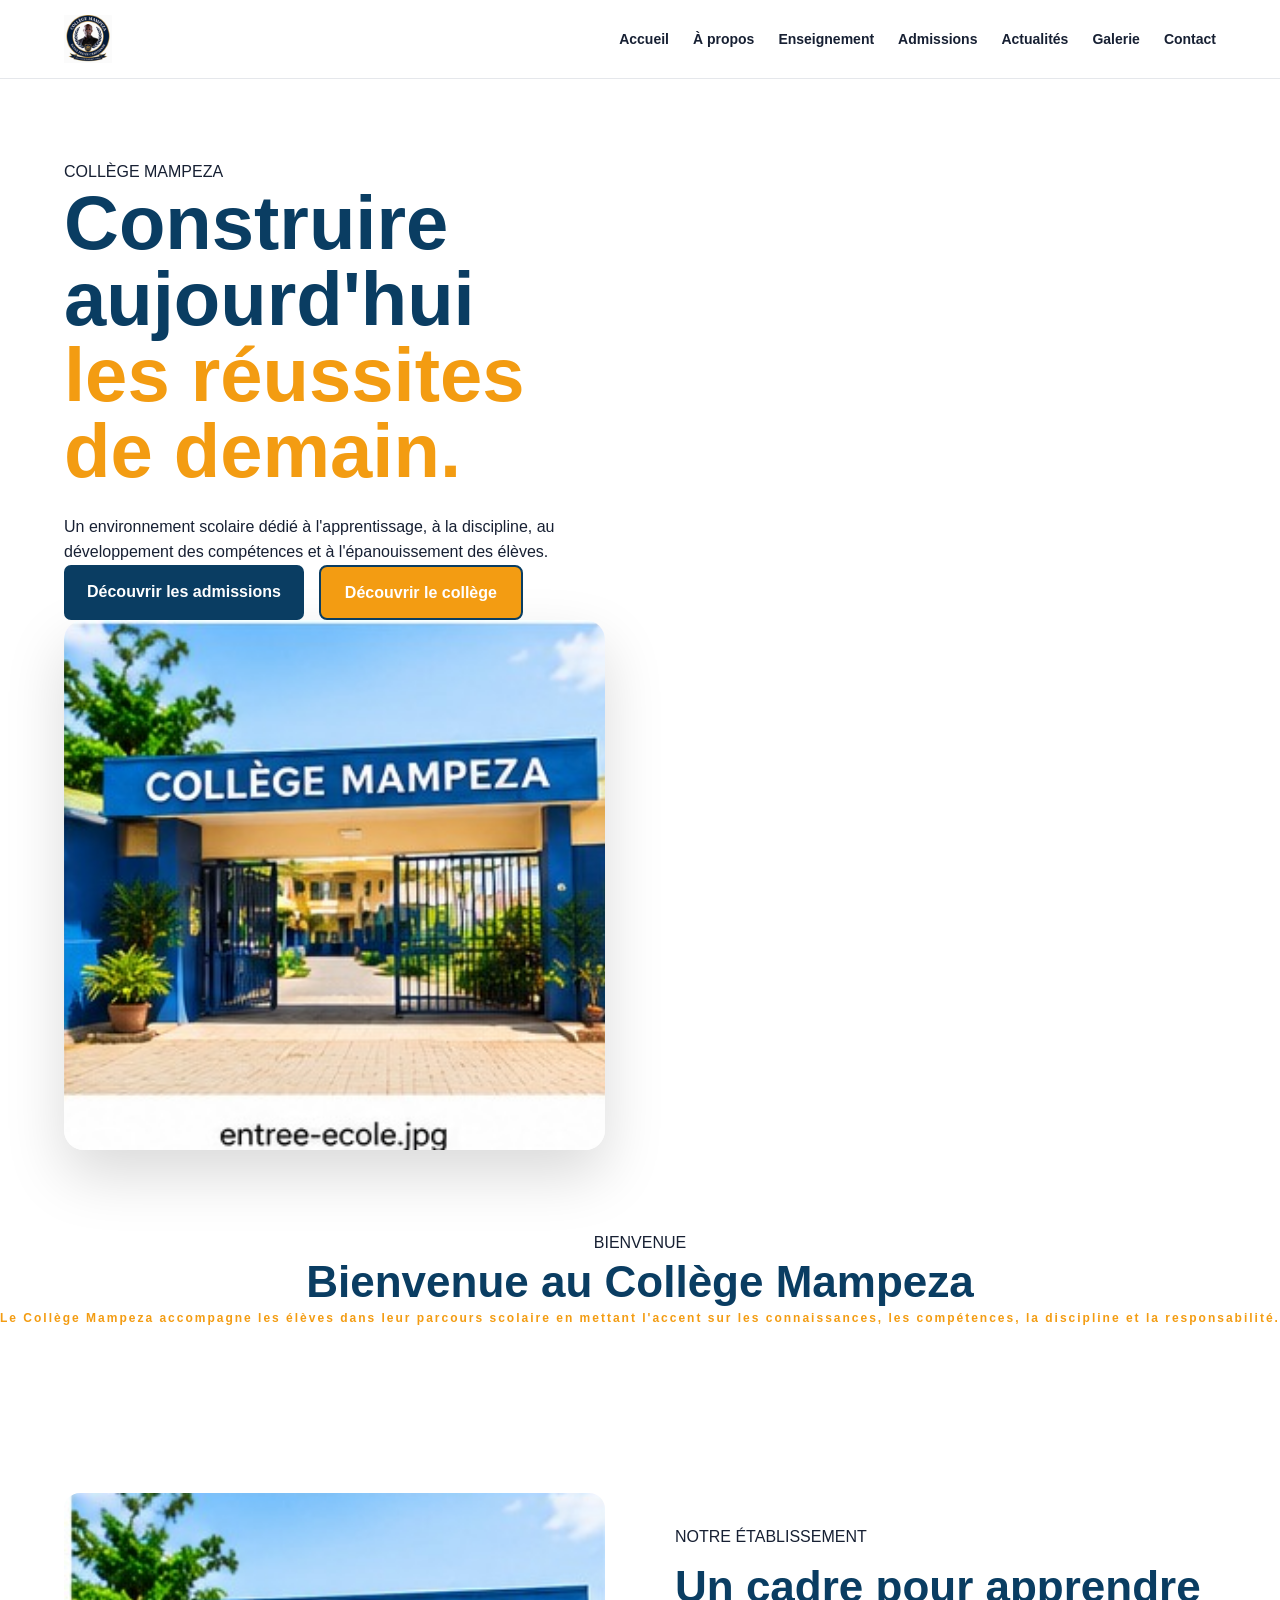
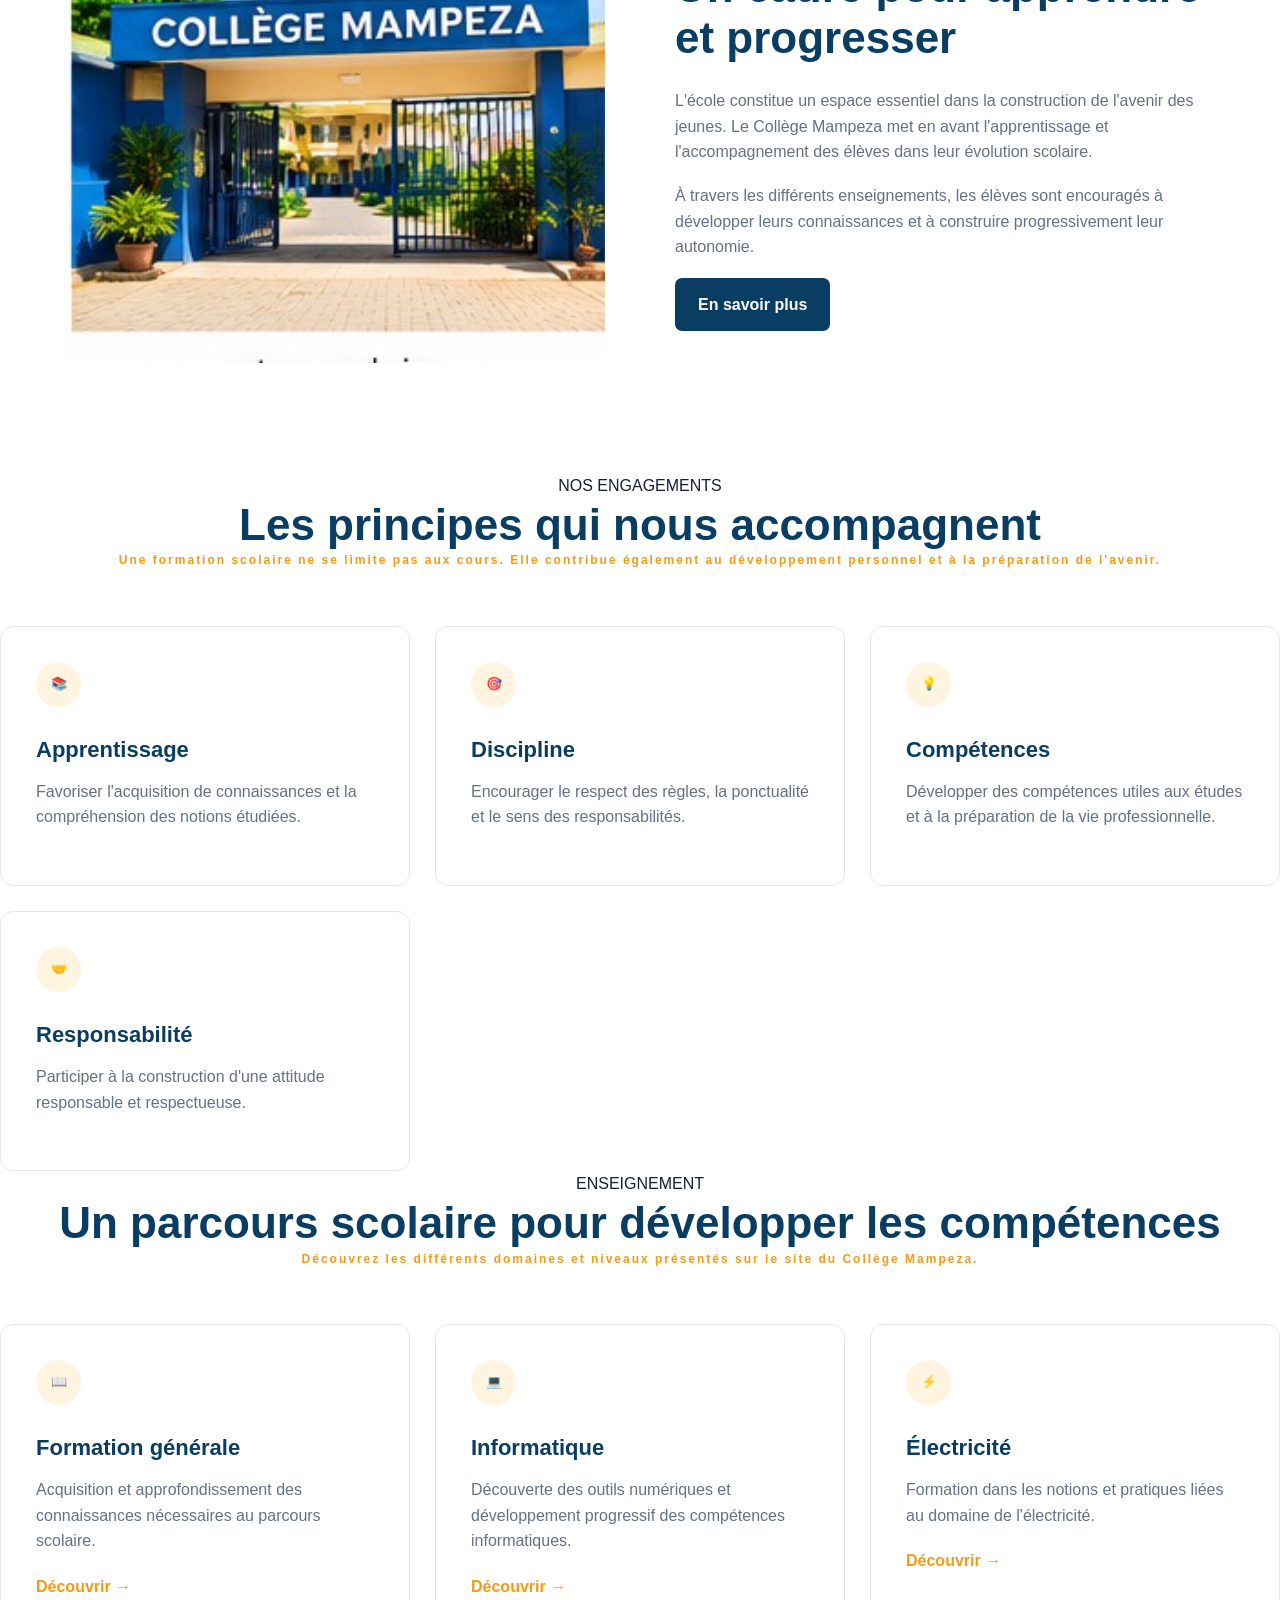
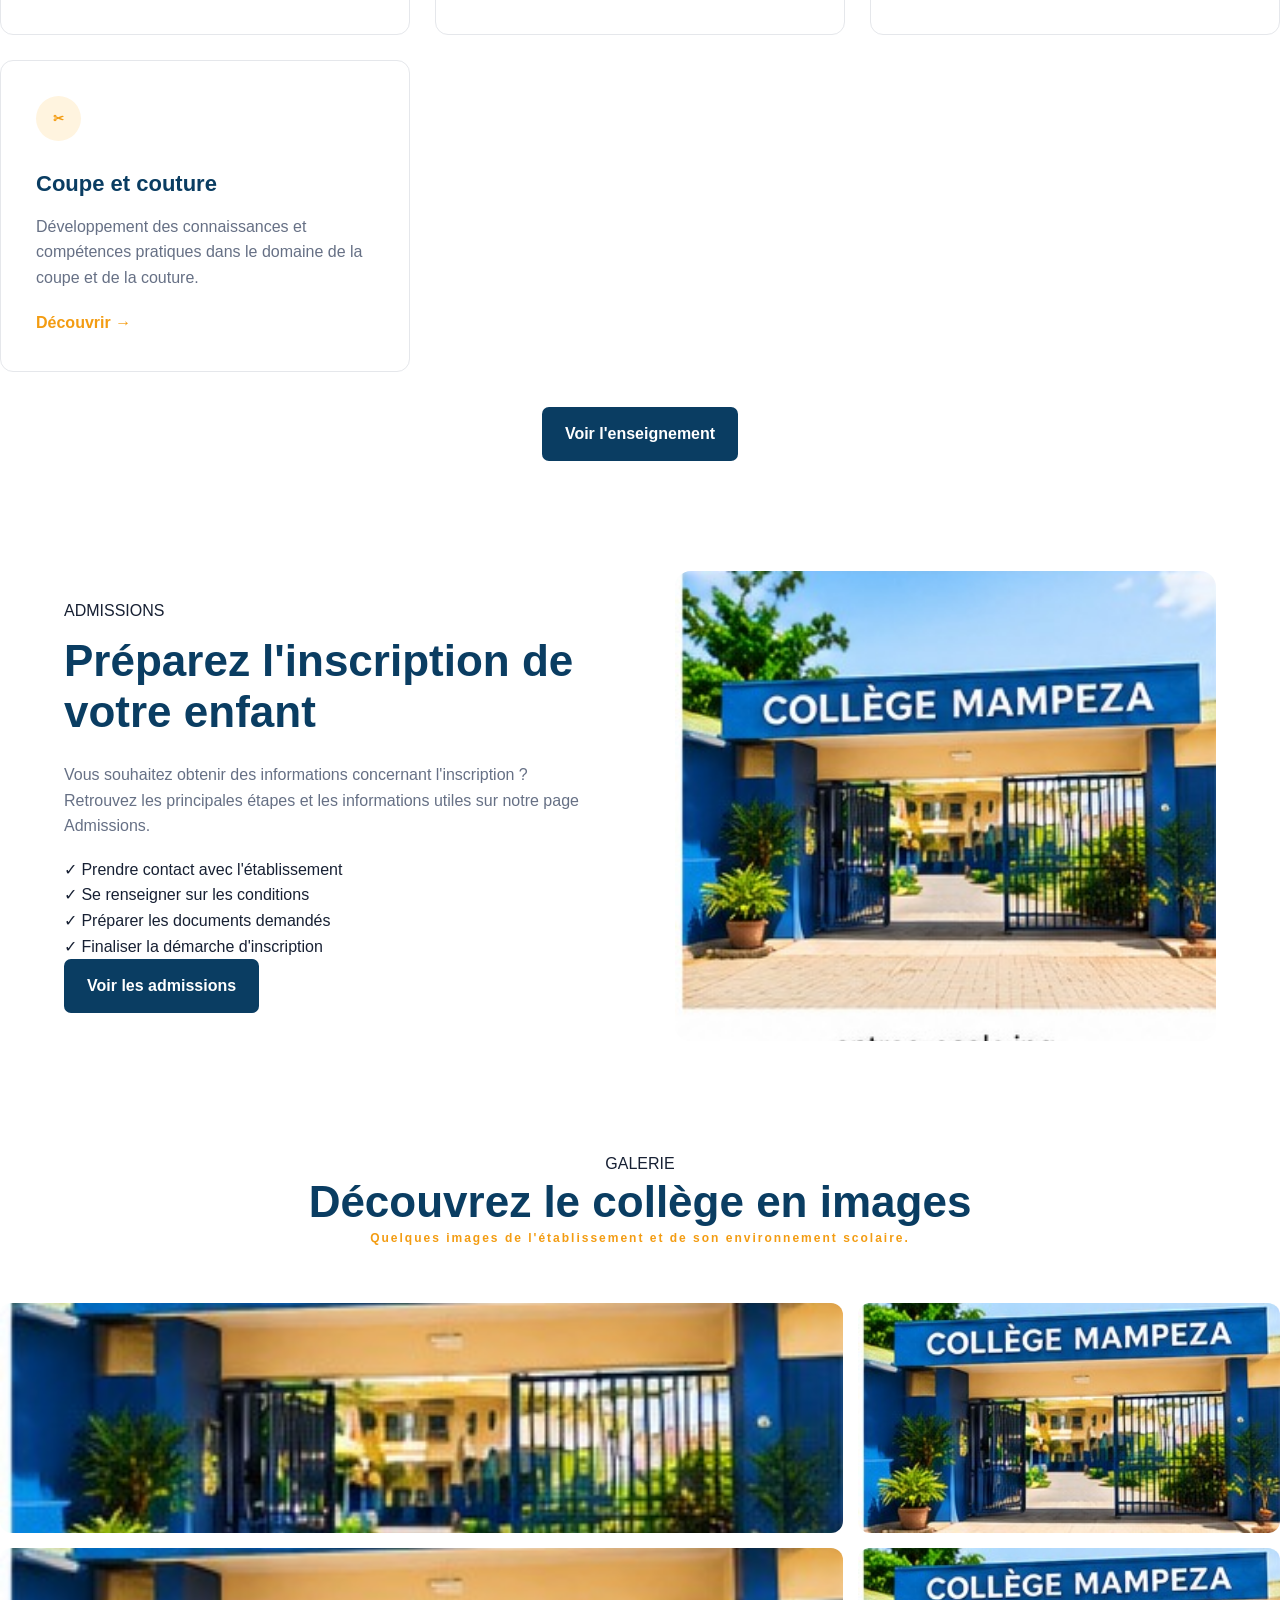
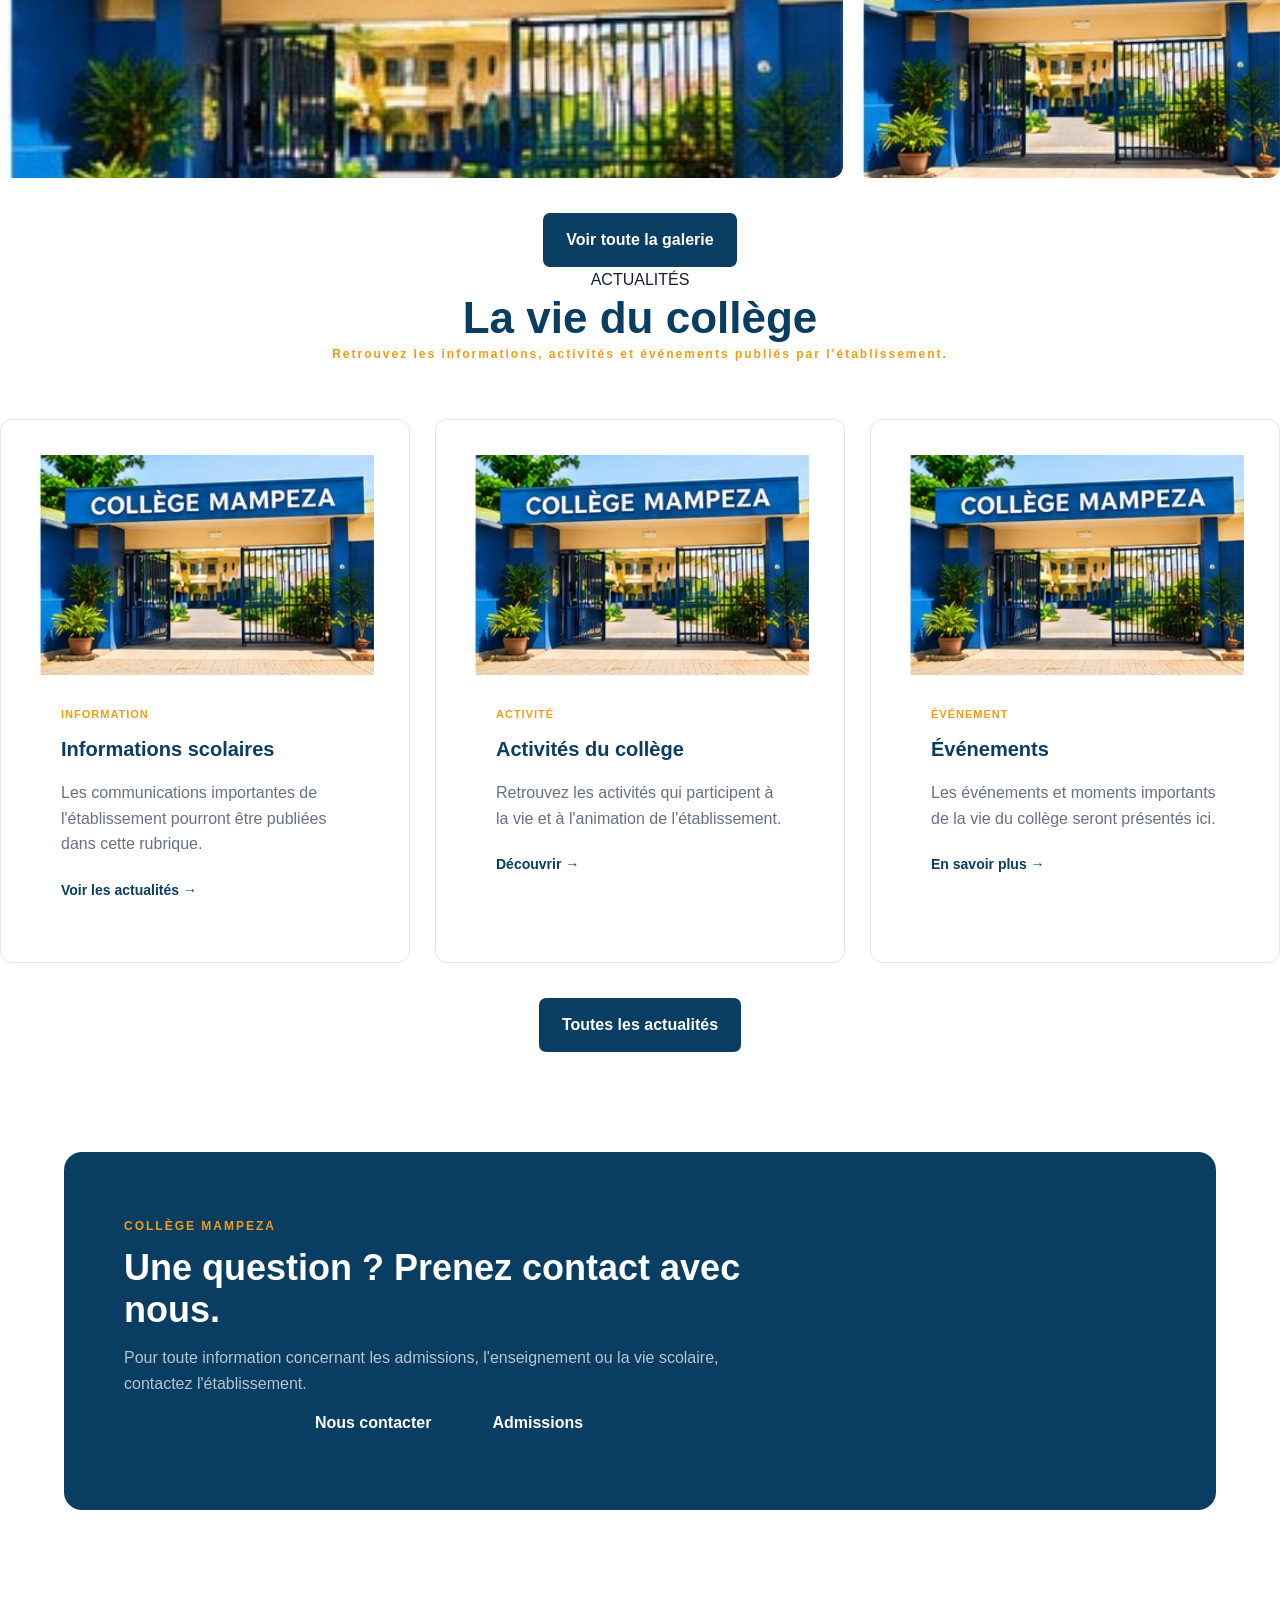
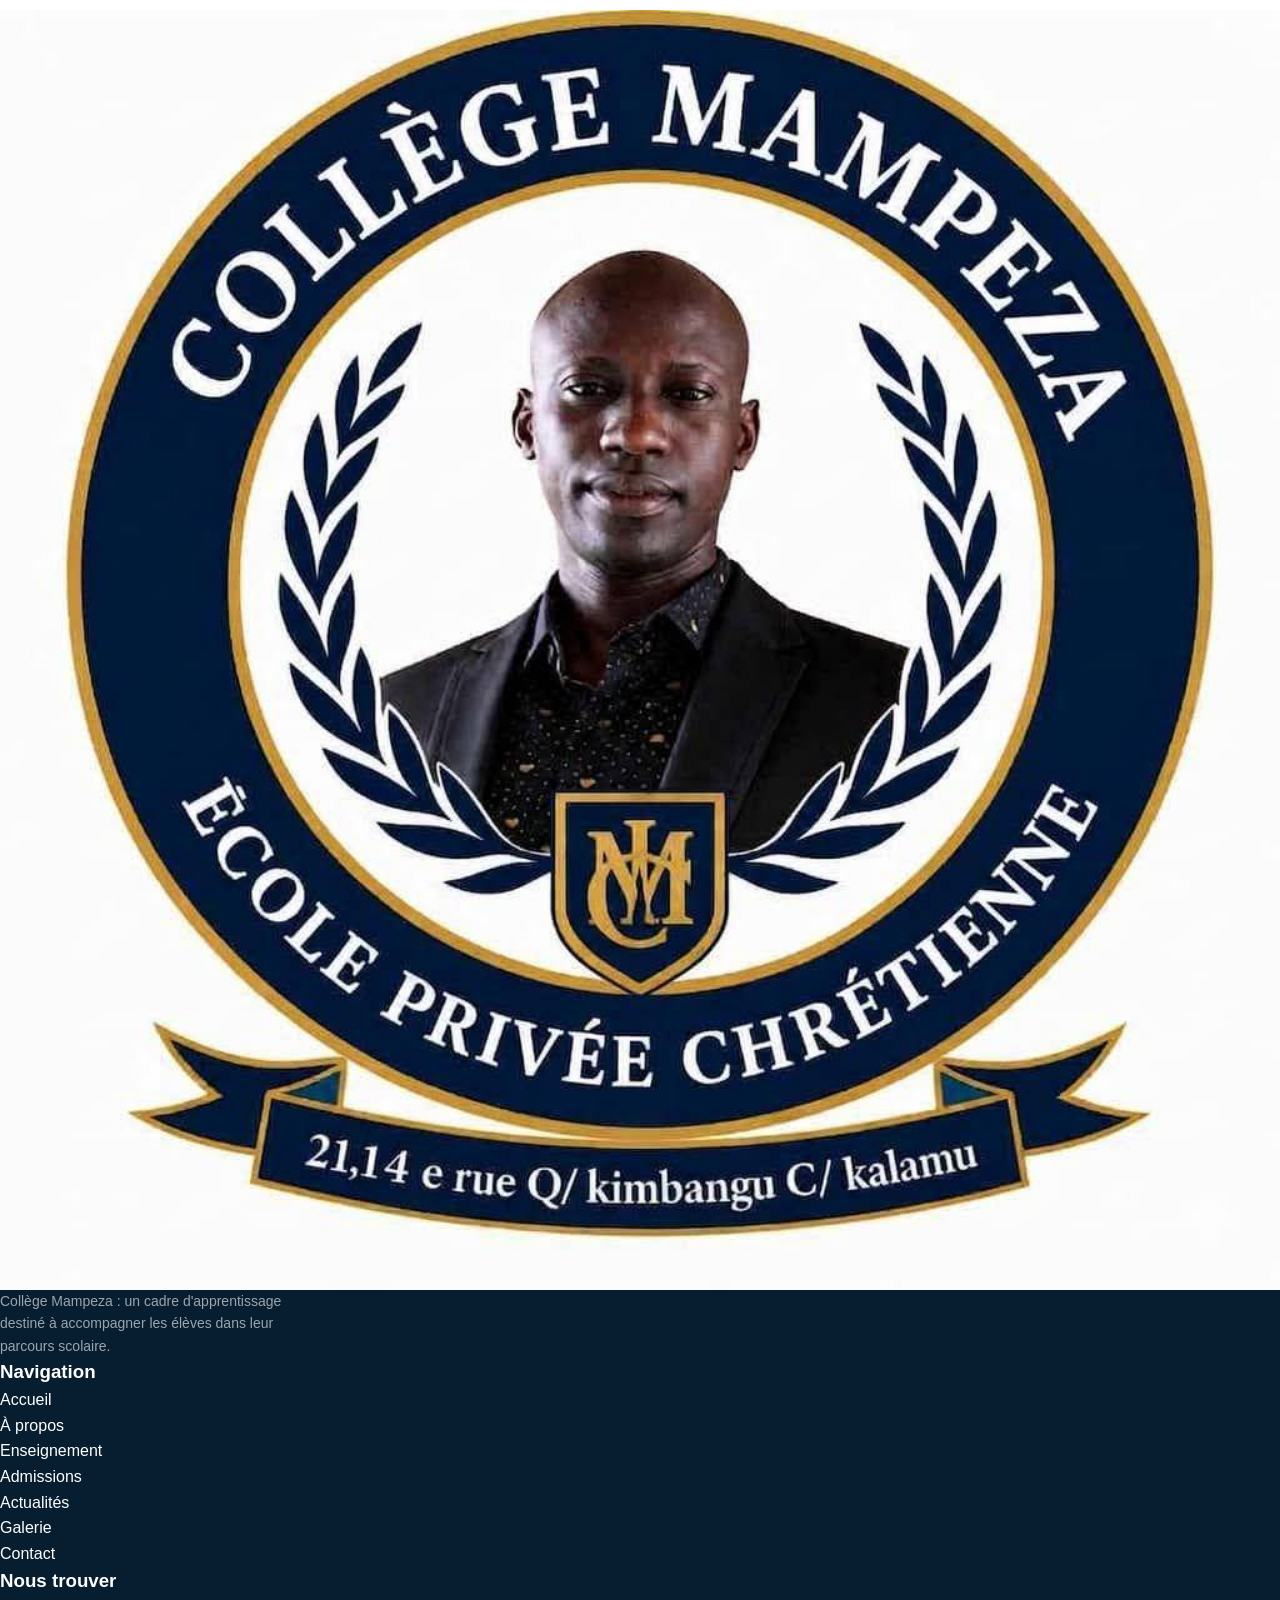
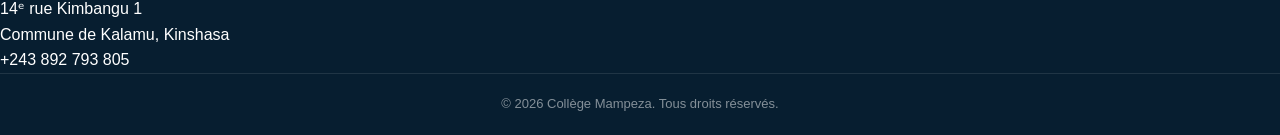
<file: index.html>
<!DOCTYPE html>
<html lang="fr">

<head>
    <meta charset="UTF-8">
    <meta name="viewport" content="width=device-width, initial-scale=1.0">

    <title>Collège Mampeza | Établissement scolaire à Kalamu</title>

    <meta
        name="description"
        content="Bienvenue sur le site officiel du Collège Mampeza à Kalamu, Kinshasa."
    >

    <link rel="stylesheet" href="css/style.css">
</head>


<body>


    <!-- ==================================================
         HEADER / NAVIGATION
         ================================================== -->

    <header class="header">

        <nav class="navbar">

            <!-- LOGO -->
            <a href="index.html" class="logo">

                <img
                    src="images/logo-mampeza.png"
                    alt="Logo du Collège Mampeza"
                >

            </a>


            <!-- MENU MOBILE -->
            <button
                class="menu-toggle"
                id="menuToggle"
                aria-label="Ouvrir le menu"
            >
                ☰
            </button>


            <!-- NAVIGATION -->
            <ul class="nav-links" id="navLinks">

                <li>
                    <a href="index.html" class="active">
                        Accueil
                    </a>
                </li>

                <li>
                    <a href="about.html">
                        À propos
                    </a>
                </li>

                <li>
                    <a href="enseignement.html">
                        Enseignement
                    </a>
                </li>

                <li>
                    <a href="admissions.html">
                        Admissions
                    </a>
                </li>

                <li>
                    <a href="actualites.html">
                        Actualités
                    </a>
                </li>

                <li>
                    <a href="galerie.html">
                        Galerie
                    </a>
                </li>

                <li>
                    <a href="contact.html">
                        Contact
                    </a>
                </li>

            </ul>

        </nav>

    </header>



    <!-- ==================================================
         HERO
         ================================================== -->

    <section class="hero">

        <div class="container hero-content">


            <!-- TEXTE -->
            <div class="hero-text">

                <span class="hero-label">
                    COLLÈGE MAMPEZA
                </span>

                <h1>
                    Construire aujourd'hui
                    <span>les réussites de demain.</span>
                </h1>

                <p>
                    Un environnement scolaire dédié à
                    l'apprentissage, à la discipline,
                    au développement des compétences et
                    à l'épanouissement des élèves.
                </p>


                <div class="hero-buttons">

                    <a
                        href="admissions.html"
                        class="btn btn-primary"
                    >
                        Découvrir les admissions
                    </a>

                    <a
                        href="about.html"
                        class="btn btn-secondary"
                    >
                        Découvrir le collège
                    </a>

                </div>

            </div>


            <!-- IMAGE -->
            <div class="hero-image">

                <img
                    src="images/ecole-02.jpg"
                    alt="Collège Mampeza"
                >

            </div>

        </div>

    </section>



    <!-- ==================================================
         INTRODUCTION
         ================================================== -->

    <section class="section">

        <div class="container">


            <div class="section-title">

                <span>
                    BIENVENUE
                </span>

                <h2>
                    Bienvenue au Collège Mampeza
                </h2>

                <p>
                    Le Collège Mampeza accompagne les élèves
                    dans leur parcours scolaire en mettant
                    l'accent sur les connaissances, les
                    compétences, la discipline et la
                    responsabilité.
                </p>

            </div>


            <div class="about-intro">


                <!-- IMAGE -->
                <div class="about-image">

                    <img
                        src="images/ecole-02.jpg"
                        alt="Environnement du Collège Mampeza"
                    >

                </div>


                <!-- TEXTE -->
                <div class="about-content">

                    <span class="section-label">
                        NOTRE ÉTABLISSEMENT
                    </span>

                    <h2>
                        Un cadre pour apprendre et progresser
                    </h2>

                    <p>
                        L'école constitue un espace essentiel
                        dans la construction de l'avenir des
                        jeunes. Le Collège Mampeza met en avant
                        l'apprentissage et l'accompagnement des
                        élèves dans leur évolution scolaire.
                    </p>

                    <p>
                        À travers les différents enseignements,
                        les élèves sont encouragés à développer
                        leurs connaissances et à construire
                        progressivement leur autonomie.
                    </p>


                    <a
                        href="about.html"
                        class="btn btn-primary"
                    >
                        En savoir plus
                    </a>

                </div>

            </div>

        </div>

    </section>



    <!-- ==================================================
         NOS POINTS FORTS
         ================================================== -->

    <section class="section section-light">

        <div class="container">


            <div class="section-title">

                <span>
                    NOS ENGAGEMENTS
                </span>

                <h2>
                    Les principes qui nous accompagnent
                </h2>

                <p>
                    Une formation scolaire ne se limite pas
                    aux cours. Elle contribue également au
                    développement personnel et à la préparation
                    de l'avenir.
                </p>

            </div>


            <div class="cards">


                <!-- CARD 1 -->
                <article class="card">

                    <div class="card-icon">
                        📚
                    </div>

                    <h3>
                        Apprentissage
                    </h3>

                    <p>
                        Favoriser l'acquisition de connaissances
                        et la compréhension des notions étudiées.
                    </p>

                </article>


                <!-- CARD 2 -->
                <article class="card">

                    <div class="card-icon">
                        🎯
                    </div>

                    <h3>
                        Discipline
                    </h3>

                    <p>
                        Encourager le respect des règles,
                        la ponctualité et le sens des
                        responsabilités.
                    </p>

                </article>


                <!-- CARD 3 -->
                <article class="card">

                    <div class="card-icon">
                        💡
                    </div>

                    <h3>
                        Compétences
                    </h3>

                    <p>
                        Développer des compétences utiles
                        aux études et à la préparation
                        de la vie professionnelle.
                    </p>

                </article>


                <!-- CARD 4 -->
                <article class="card">

                    <div class="card-icon">
                        🤝
                    </div>

                    <h3>
                        Responsabilité
                    </h3>

                    <p>
                        Participer à la construction d'une
                        attitude responsable et respectueuse.
                    </p>

                </article>


            </div>

        </div>

    </section>



    <!-- ==================================================
         ENSEIGNEMENT
         ================================================== -->

    <section class="section">

        <div class="container">


            <div class="section-title">

                <span>
                    ENSEIGNEMENT
                </span>

                <h2>
                    Un parcours scolaire pour développer les compétences
                </h2>

                <p>
                    Découvrez les différents domaines et niveaux
                    présentés sur le site du Collège Mampeza.
                </p>

            </div>


            <div class="cards">


                <!-- FORMATION GENERALE -->
                <article class="card enseignement-card">

                    <div class="card-icon">
                        📖
                    </div>

                    <h3>
                        Formation générale
                    </h3>

                    <p>
                        Acquisition et approfondissement des
                        connaissances nécessaires au parcours
                        scolaire.
                    </p>

                    <a
                        href="enseignement.html"
                        class="read-more"
                    >
                        Découvrir →
                    </a>

                </article>


                <!-- INFORMATIQUE -->
                <article class="card enseignement-card">

                    <div class="card-icon">
                        💻
                    </div>

                    <h3>
                        Informatique
                    </h3>

                    <p>
                        Découverte des outils numériques et
                        développement progressif des compétences
                        informatiques.
                    </p>

                    <a
                        href="enseignement.html"
                        class="read-more"
                    >
                        Découvrir →
                    </a>

                </article>


                <!-- ELECTRICITE -->
                <article class="card enseignement-card">

                    <div class="card-icon">
                        ⚡
                    </div>

                    <h3>
                        Électricité
                    </h3>

                    <p>
                        Formation dans les notions et pratiques
                        liées au domaine de l'électricité.
                    </p>

                    <a
                        href="enseignement.html"
                        class="read-more"
                    >
                        Découvrir →
                    </a>

                </article>


                <!-- COUPE COUTURE -->
                <article class="card enseignement-card">

                    <div class="card-icon">
                        ✂
                    </div>

                    <h3>
                        Coupe et couture
                    </h3>

                    <p>
                        Développement des connaissances et
                        compétences pratiques dans le domaine
                        de la coupe et de la couture.
                    </p>

                    <a
                        href="enseignement.html"
                        class="read-more"
                    >
                        Découvrir →
                    </a>

                </article>


            </div>


            <div class="center-button">

                <a
                    href="enseignement.html"
                    class="btn btn-primary"
                >
                    Voir l'enseignement
                </a>

            </div>

        </div>

    </section>



    <!-- ==================================================
         ADMISSIONS
         ================================================== -->

    <section class="section section-light">

        <div class="container">


            <div class="about-intro">


                <div class="about-content">

                    <span class="section-label">
                        ADMISSIONS
                    </span>

                    <h2>
                        Préparez l'inscription de votre enfant
                    </h2>

                    <p>
                        Vous souhaitez obtenir des informations
                        concernant l'inscription ? Retrouvez
                        les principales étapes et les informations
                        utiles sur notre page Admissions.
                    </p>


                    <ul class="check-list">

                        <li>
                            ✓ Prendre contact avec l'établissement
                        </li>

                        <li>
                            ✓ Se renseigner sur les conditions
                        </li>

                        <li>
                            ✓ Préparer les documents demandés
                        </li>

                        <li>
                            ✓ Finaliser la démarche d'inscription
                        </li>

                    </ul>


                    <a
                        href="admissions.html"
                        class="btn btn-primary"
                    >
                        Voir les admissions
                    </a>

                </div>


                <div class="about-image">

                    <img
                        src="images/ecole-02.jpg"
                        alt="Vie scolaire au Collège Mampeza"
                    >

                </div>


            </div>

        </div>

    </section>



    <!-- ==================================================
         GALERIE APERCU
         ================================================== -->

    <section class="section">

        <div class="container">


            <div class="section-title">

                <span>
                    GALERIE
                </span>

                <h2>
                    Découvrez le collège en images
                </h2>

                <p>
                    Quelques images de l'établissement et de son
                    environnement scolaire.
                </p>

            </div>


            <div class="gallery-grid">


                <div class="gallery-item">

                    <img
                        src="images/ecole-02.jpg"
                        alt="Collège Mampeza"
                        loading="lazy"
                    >

                    <div class="gallery-caption">

                        <h3>
                            Notre établissement
                        </h3>

                        <p>
                            Collège Mampeza
                        </p>

                    </div>

                </div>


                <div class="gallery-item">

                    <img
                        src="images/ecole-02.jpg"
                        alt="Environnement scolaire"
                        loading="lazy"
                    >

                    <div class="gallery-caption">

                        <h3>
                            Environnement scolaire
                        </h3>

                        <p>
                            Un cadre pour apprendre
                        </p>

                    </div>

                </div>


                <div class="gallery-item">

                    <img
                        src="images/ecole-02.jpg"
                        alt="Vie scolaire"
                        loading="lazy"
                    >

                    <div class="gallery-caption">

                        <h3>
                            Vie scolaire
                        </h3>

                        <p>
                            La vie du collège
                        </p>

                    </div>

                </div>


                <div class="gallery-item">

                    <img
                        src="images/ecole-02.jpg"
                        alt="Activité scolaire"
                        loading="lazy"
                    >

                    <div class="gallery-caption">

                        <h3>
                            Activités
                        </h3>

                        <p>
                            Apprendre et participer
                        </p>

                    </div>

                </div>


            </div>


            <div class="center-button">

                <a
                    href="galerie.html"
                    class="btn btn-primary"
                >
                    Voir toute la galerie
                </a>

            </div>

        </div>

    </section>



    <!-- ==================================================
         ACTUALITES APERCU
         ================================================== -->

    <section class="section section-light">

        <div class="container">


            <div class="section-title">

                <span>
                    ACTUALITÉS
                </span>

                <h2>
                    La vie du collège
                </h2>

                <p>
                    Retrouvez les informations, activités et
                    événements publiés par l'établissement.
                </p>

            </div>


            <div class="cards">


                <!-- ACTUALITE 1 -->
                <article class="card news-card">


                    <div class="news-image">

                        <img
                            src="images/ecole-02.jpg"
                            alt="Informations scolaires"
                            loading="lazy"
                        >

                    </div>


                    <div class="news-content">

                        <span class="news-date">
                            INFORMATION
                        </span>

                        <h3>
                            Informations scolaires
                        </h3>

                        <p>
                            Les communications importantes de
                            l'établissement pourront être
                            publiées dans cette rubrique.
                        </p>

                        <a
                            href="actualites.html"
                            class="read-more"
                        >
                            Voir les actualités →
                        </a>

                    </div>

                </article>


                <!-- ACTUALITE 2 -->
                <article class="card news-card">


                    <div class="news-image">

                        <img
                            src="images/ecole-02.jpg"
                            alt="Activité du collège"
                            loading="lazy"
                        >

                    </div>


                    <div class="news-content">

                        <span class="news-date">
                            ACTIVITÉ
                        </span>

                        <h3>
                            Activités du collège
                        </h3>

                        <p>
                            Retrouvez les activités qui participent
                            à la vie et à l'animation de
                            l'établissement.
                        </p>

                        <a
                            href="actualites.html"
                            class="read-more"
                        >
                            Découvrir →
                        </a>

                    </div>

                </article>


                <!-- ACTUALITE 3 -->
                <article class="card news-card">


                    <div class="news-image">

                        <img
                            src="images/ecole-02.jpg"
                            alt="Événement scolaire"
                            loading="lazy"
                        >

                    </div>


                    <div class="news-content">

                        <span class="news-date">
                            ÉVÉNEMENT
                        </span>

                        <h3>
                            Événements
                        </h3>

                        <p>
                            Les événements et moments importants
                            de la vie du collège seront présentés
                            ici.
                        </p>

                        <a
                            href="actualites.html"
                            class="read-more"
                        >
                            En savoir plus →
                        </a>

                    </div>

                </article>


            </div>


            <div class="center-button">

                <a
                    href="actualites.html"
                    class="btn btn-primary"
                >
                    Toutes les actualités
                </a>

            </div>

        </div>

    </section>



    <!-- ==================================================
         CONTACT / CTA FINAL
         ================================================== -->

    <section class="about-cta">

        <div class="container">


            <div>

                <span>
                    COLLÈGE MAMPEZA
                </span>

                <h2>
                    Une question ? Prenez contact avec nous.
                </h2>

                <p>
                    Pour toute information concernant les
                    admissions, l'enseignement ou la vie
                    scolaire, contactez l'établissement.
                </p>

            </div>


            <div class="cta-buttons">

                <a
                    href="contact.html"
                    class="btn btn-primary"
                >
                    Nous contacter
                </a>

                <a
                    href="admissions.html"
                    class="btn btn-outline"
                >
                    Admissions
                </a>

            </div>

        </div>

    </section>



    <!-- ==================================================
         FOOTER
         ================================================== -->

    <footer class="footer">

        <div class="container">


            <div class="footer-grid">


                <!-- PRESENTATION -->
                <div class="footer-about">

                    <img
                        src="images/logo-mampeza.png"
                        alt="Logo Collège Mampeza"
                    >

                    <p>
                        Collège Mampeza : un cadre
                        d'apprentissage destiné à accompagner
                        les élèves dans leur parcours scolaire.
                    </p>

                </div>


                <!-- NAVIGATION -->
                <div>

                    <h3>
                        Navigation
                    </h3>

                    <ul>

                        <li>
                            <a href="index.html">
                                Accueil
                            </a>
                        </li>

                        <li>
                            <a href="about.html">
                                À propos
                            </a>
                        </li>

                        <li>
                            <a href="enseignement.html">
                                Enseignement
                            </a>
                        </li>

                        <li>
                            <a href="admissions.html">
                                Admissions
                            </a>
                        </li>

                        <li>
                            <a href="actualites.html">
                                Actualités
                            </a>
                        </li>

                        <li>
                            <a href="galerie.html">
                                Galerie
                            </a>
                        </li>

                        <li>
                            <a href="contact.html">
                                Contact
                            </a>
                        </li>

                    </ul>

                </div>


                <!-- CONTACT -->
                <div>

                    <h3>
                        Nous trouver
                    </h3>

                    <p>
                         14ᵉ rue Kimbangu 1
                    </p>

                    <p>
                         Commune de Kalamu, Kinshasa
                    </p>

                    <p>
                         +243 892 793 805
                    </p>

                </div>


            </div>


            <div class="footer-bottom">

                <p>
                    © 2026 Collège Mampeza. Tous droits réservés.
                </p>

            </div>

        </div>

    </footer>



    <!-- ==================================================
         JAVASCRIPT
         ================================================== -->

    <script src="js/script.js"></script>

</body>

</html>
</file>
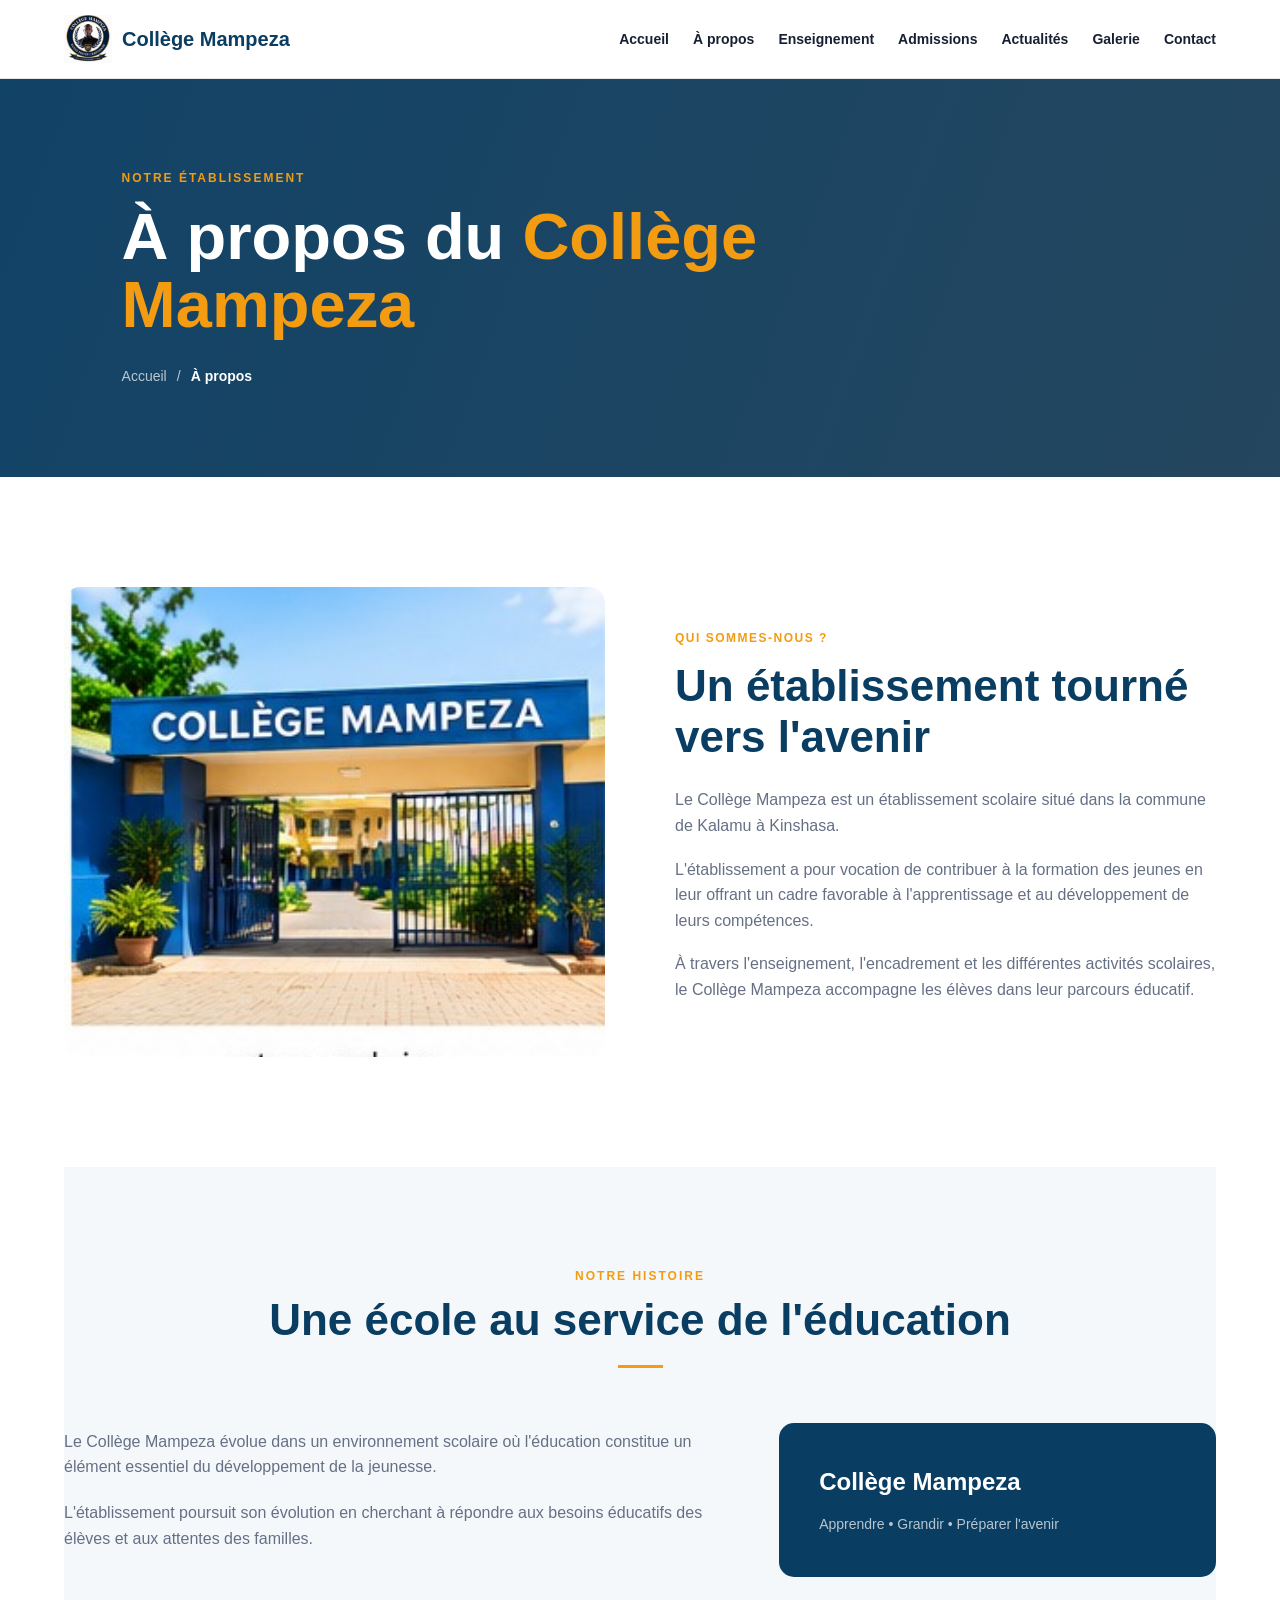
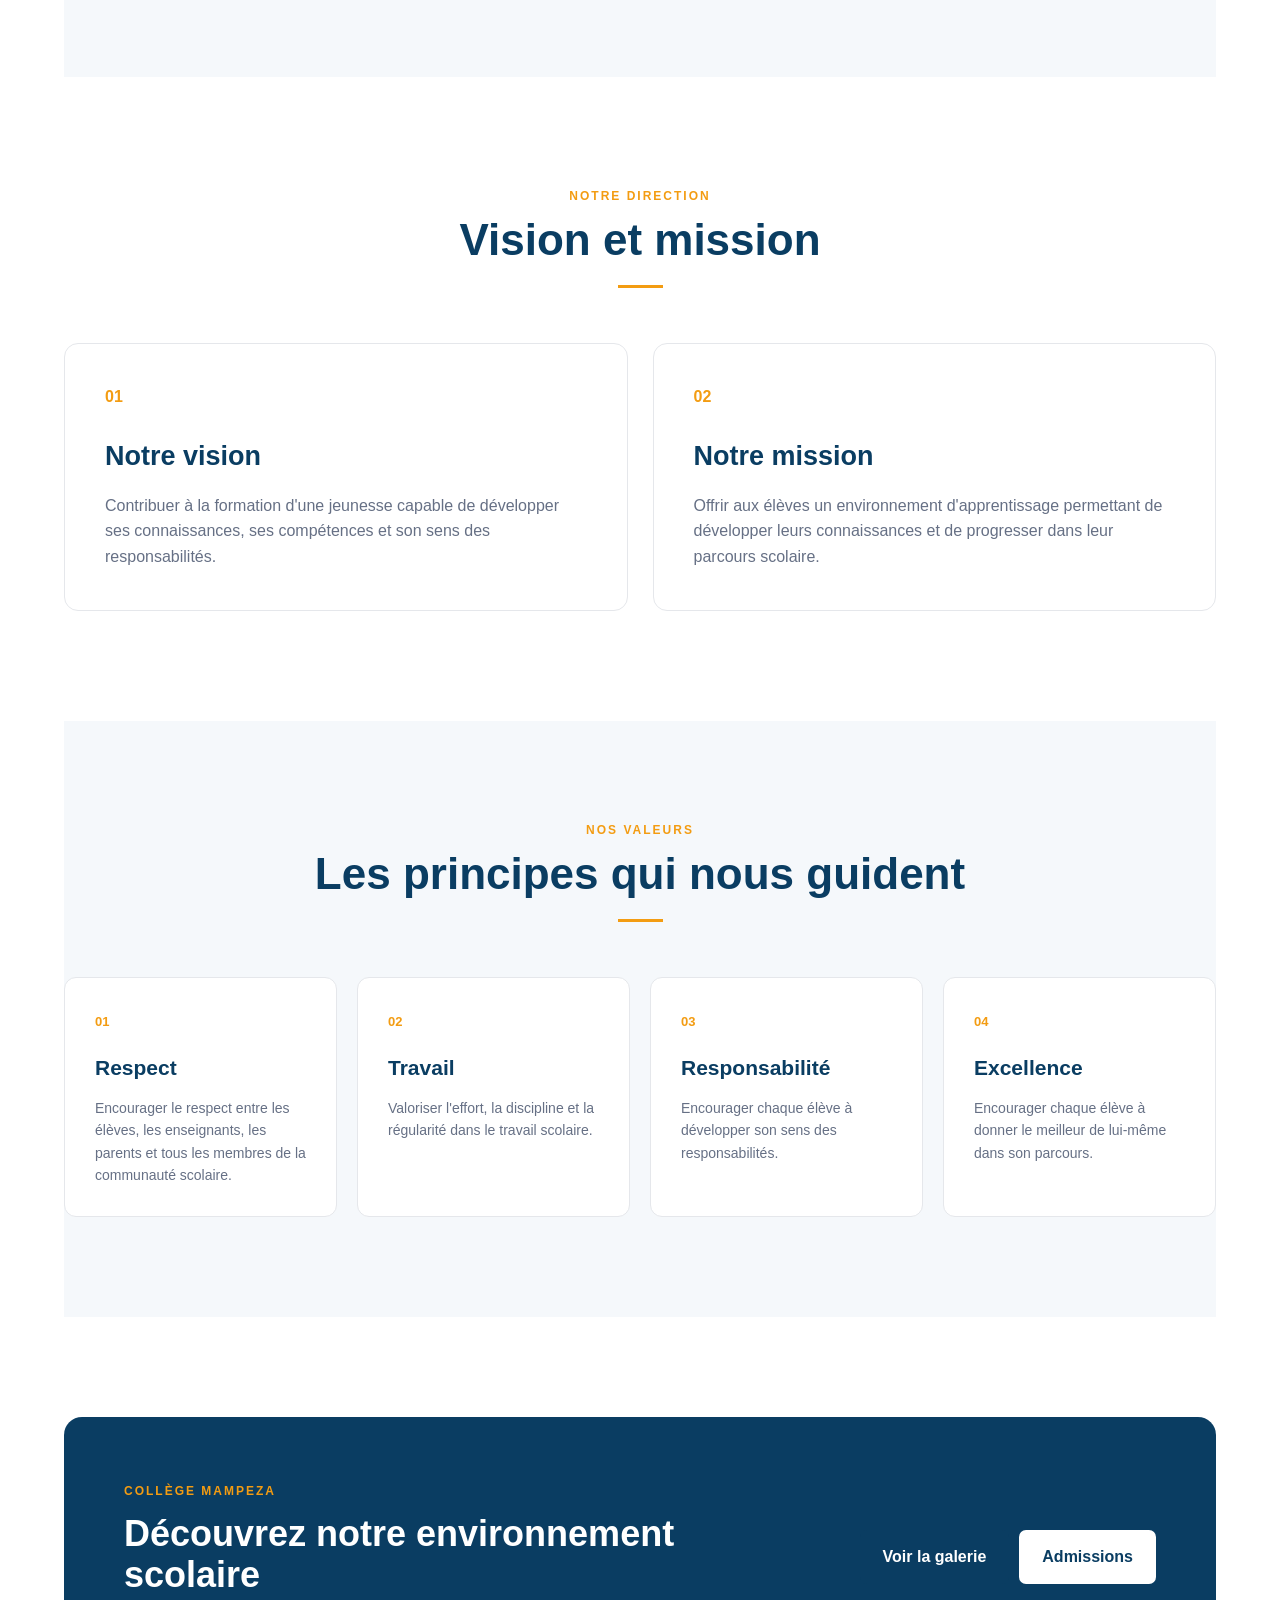
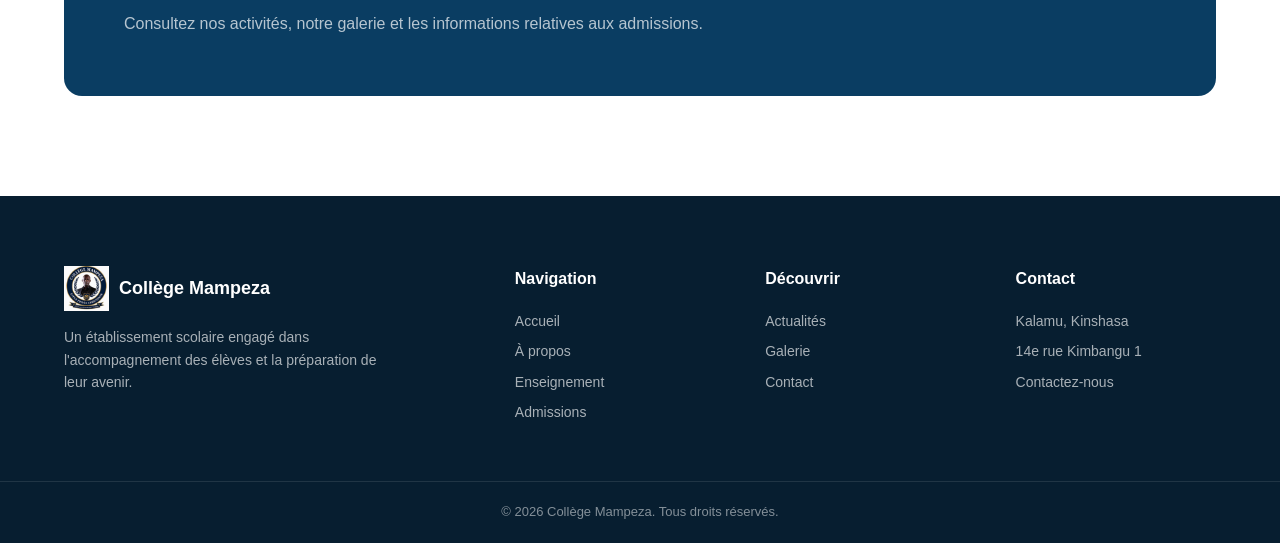
<file: about.html>
<!DOCTYPE html>
<html lang="fr">

<head>

    <meta charset="UTF-8">

    <meta name="viewport" content="width=device-width, initial-scale=1.0">

    <meta name="description"
        content="Découvrez le Collège Mampeza, son histoire, sa vision, sa mission et ses valeurs.">

    <meta name="theme-color" content="#0a3d62">

    <title>À propos | Collège Mampeza</title>

    <link rel="stylesheet" href="css/style.css">

</head>


<body>


    <!-- =====================================
         HEADER
    ====================================== -->

    <header>

        <nav class="navbar">


            <!-- LOGO -->

            <a href="index.html" class="logo">

                <img
                    src="images/logo-mampeza.png"
                    alt="Logo du Collège Mampeza"
                >

                <span>
                    Collège Mampeza
                </span>

            </a>


            <!-- MENU MOBILE -->

            <button
                class="menu-toggle"
                id="menuToggle"
                aria-label="Ouvrir le menu"
            >
                ☰
            </button>


            <!-- MENU -->

            <ul
                class="nav-links"
                id="navLinks"
            >

                <li>
                    <a href="index.html">
                        Accueil
                    </a>
                </li>

                <li>
                    <a href="about.html">
                        À propos
                    </a>
                </li>

                <li>
                    <a href="enseignement.html">
                        Enseignement
                    </a>
                </li>

                <li>
                    <a href="admissions.html">
                        Admissions
                    </a>
                </li>

                <li>
                    <a href="actualites.html">
                        Actualités
                    </a>
                </li>

                <li>
                    <a href="galerie.html">
                        Galerie
                    </a>
                </li>

                <li>
                    <a href="contact.html">
                        Contact
                    </a>
                </li>

            </ul>

        </nav>

    </header>



    <!-- =====================================
         CONTENU
    ====================================== -->

    <main>


        <!-- =====================================
             HERO PAGE
        ====================================== -->

        <section class="page-hero">

            <div class="page-hero-content">

                <p>
                    NOTRE ÉTABLISSEMENT
                </p>

                <h1>
                    À propos du
                    <span>Collège Mampeza</span>
                </h1>

                <div class="breadcrumb">

                    <a href="index.html">
                        Accueil
                    </a>

                    <span>
                        /
                    </span>

                    <strong>
                        À propos
                    </strong>

                </div>

            </div>

        </section>



        <!-- =====================================
             INTRODUCTION
        ====================================== -->

        <section class="about-intro">


            <div class="about-image">

                <img
                    src="images/ecole-02.jpg"
                    alt="Collège Mampeza"
                >

            </div>


            <div class="about-content">

                <span class="content-label">
                    QUI SOMMES-NOUS ?
                </span>

                <h2>
                    Un établissement tourné
                    vers l'avenir
                </h2>

                <p>

                    Le Collège Mampeza est un établissement
                    scolaire situé dans la commune de Kalamu
                    à Kinshasa.

                </p>

                <p>

                    L'établissement a pour vocation de contribuer
                    à la formation des jeunes en leur offrant
                    un cadre favorable à l'apprentissage et
                    au développement de leurs compétences.

                </p>

                <p>

                    À travers l'enseignement, l'encadrement
                    et les différentes activités scolaires,
                    le Collège Mampeza accompagne les élèves
                    dans leur parcours éducatif.

                </p>

            </div>

        </section>



        <!-- =====================================
             HISTOIRE
        ====================================== -->

        <section class="about-history">


            <div class="section-title">

                <p>
                    NOTRE HISTOIRE
                </p>

                <h2>
                    Une école au service
                    de l'éducation
                </h2>

                <div class="title-line"></div>

            </div>


            <div class="history-content">

                <div>

                    <p>

                        Le Collège Mampeza évolue dans un
                        environnement scolaire où l'éducation
                        constitue un élément essentiel du
                        développement de la jeunesse.

                    </p>

                    <p>

                        L'établissement poursuit son évolution
                        en cherchant à répondre aux besoins
                        éducatifs des élèves et aux attentes
                        des familles.

                    </p>

                </div>


                <div class="history-highlight">

                    <strong>
                        Collège Mampeza
                    </strong>

                    <span>
                        Apprendre • Grandir • Préparer l'avenir
                    </span>

                </div>

            </div>

        </section>



        <!-- =====================================
             VISION / MISSION
        ====================================== -->

        <section class="mission-section">


            <div class="section-title">

                <p>
                    NOTRE DIRECTION
                </p>

                <h2>
                    Vision et mission
                </h2>

                <div class="title-line"></div>

            </div>


            <div class="mission-grid">


                <!-- VISION -->

                <article class="mission-card">

                    <div class="mission-number">
                        01
                    </div>

                    <h3>
                        Notre vision
                    </h3>

                    <p>

                        Contribuer à la formation d'une jeunesse
                        capable de développer ses connaissances,
                        ses compétences et son sens des
                        responsabilités.

                    </p>

                </article>


                <!-- MISSION -->

                <article class="mission-card">

                    <div class="mission-number">
                        02
                    </div>

                    <h3>
                        Notre mission
                    </h3>

                    <p>

                        Offrir aux élèves un environnement
                        d'apprentissage permettant de développer
                        leurs connaissances et de progresser
                        dans leur parcours scolaire.

                    </p>

                </article>


            </div>

        </section>



        <!-- =====================================
             VALEURS
        ====================================== -->

        <section class="values-section">


            <div class="section-title">

                <p>
                    NOS VALEURS
                </p>

                <h2>
                    Les principes qui nous guident
                </h2>

                <div class="title-line"></div>

            </div>


            <div class="values-grid">


                <article class="value-card">

                    <span>
                        01
                    </span>

                    <h3>
                        Respect
                    </h3>

                    <p>

                        Encourager le respect entre les élèves,
                        les enseignants, les parents et tous
                        les membres de la communauté scolaire.

                    </p>

                </article>


                <article class="value-card">

                    <span>
                        02
                    </span>

                    <h3>
                        Travail
                    </h3>

                    <p>

                        Valoriser l'effort, la discipline et
                        la régularité dans le travail scolaire.

                    </p>

                </article>


                <article class="value-card">

                    <span>
                        03
                    </span>

                    <h3>
                        Responsabilité
                    </h3>

                    <p>

                        Encourager chaque élève à développer
                        son sens des responsabilités.

                    </p>

                </article>


                <article class="value-card">

                    <span>
                        04
                    </span>

                    <h3>
                        Excellence
                    </h3>

                    <p>

                        Encourager chaque élève à donner le
                        meilleur de lui-même dans son parcours.

                    </p>

                </article>


            </div>

        </section>



        <!-- =====================================
             APPEL À L'ACTION
        ====================================== -->

        <section class="about-cta">


            <div>

                <span>
                    COLLÈGE MAMPEZA
                </span>

                <h2>
                    Découvrez notre environnement scolaire
                </h2>

                <p>

                    Consultez nos activités, notre galerie
                    et les informations relatives aux admissions.

                </p>

            </div>


            <div class="about-cta-buttons">

                <a
                    href="galerie.html"
                    class="btn"
                >
                    Voir la galerie
                </a>

                <a
                    href="admissions.html"
                    class="btn btn-light"
                >
                    Admissions
                </a>

            </div>

        </section>


    </main>



    <!-- =====================================
         FOOTER
    ====================================== -->

    <footer>


        <div class="footer-content">


            <div class="footer-column footer-about">

                <div class="footer-logo">

                    <img
                        src="images/logo-mampeza.png"
                        alt="Logo du Collège Mampeza"
                    >

                    <span>
                        Collège Mampeza
                    </span>

                </div>

                <p>

                    Un établissement scolaire engagé
                    dans l'accompagnement des élèves
                    et la préparation de leur avenir.

                </p>

            </div>


            <div class="footer-column">

                <h3>
                    Navigation
                </h3>

                <a href="index.html">
                    Accueil
                </a>

                <a href="about.html">
                    À propos
                </a>

                <a href="enseignement.html">
                    Enseignement
                </a>

                <a href="admissions.html">
                    Admissions
                </a>

            </div>


            <div class="footer-column">

                <h3>
                    Découvrir
                </h3>

                <a href="actualites.html">
                    Actualités
                </a>

                <a href="galerie.html">
                    Galerie
                </a>

                <a href="contact.html">
                    Contact
                </a>

            </div>


            <div class="footer-column">

                <h3>
                    Contact
                </h3>

                <p>
                     Kalamu, Kinshasa
                </p>

                <p>
                    14e rue Kimbangu 1
                </p>

                <p>
                     Contactez-nous
                </p>

            </div>


        </div>


        <div class="footer-bottom">

            <p>
                © 2026 Collège Mampeza.
                Tous droits réservés.
            </p>

        </div>


    </footer>



    <script src="js/script.js"></script>

</body>

</html>
</file>
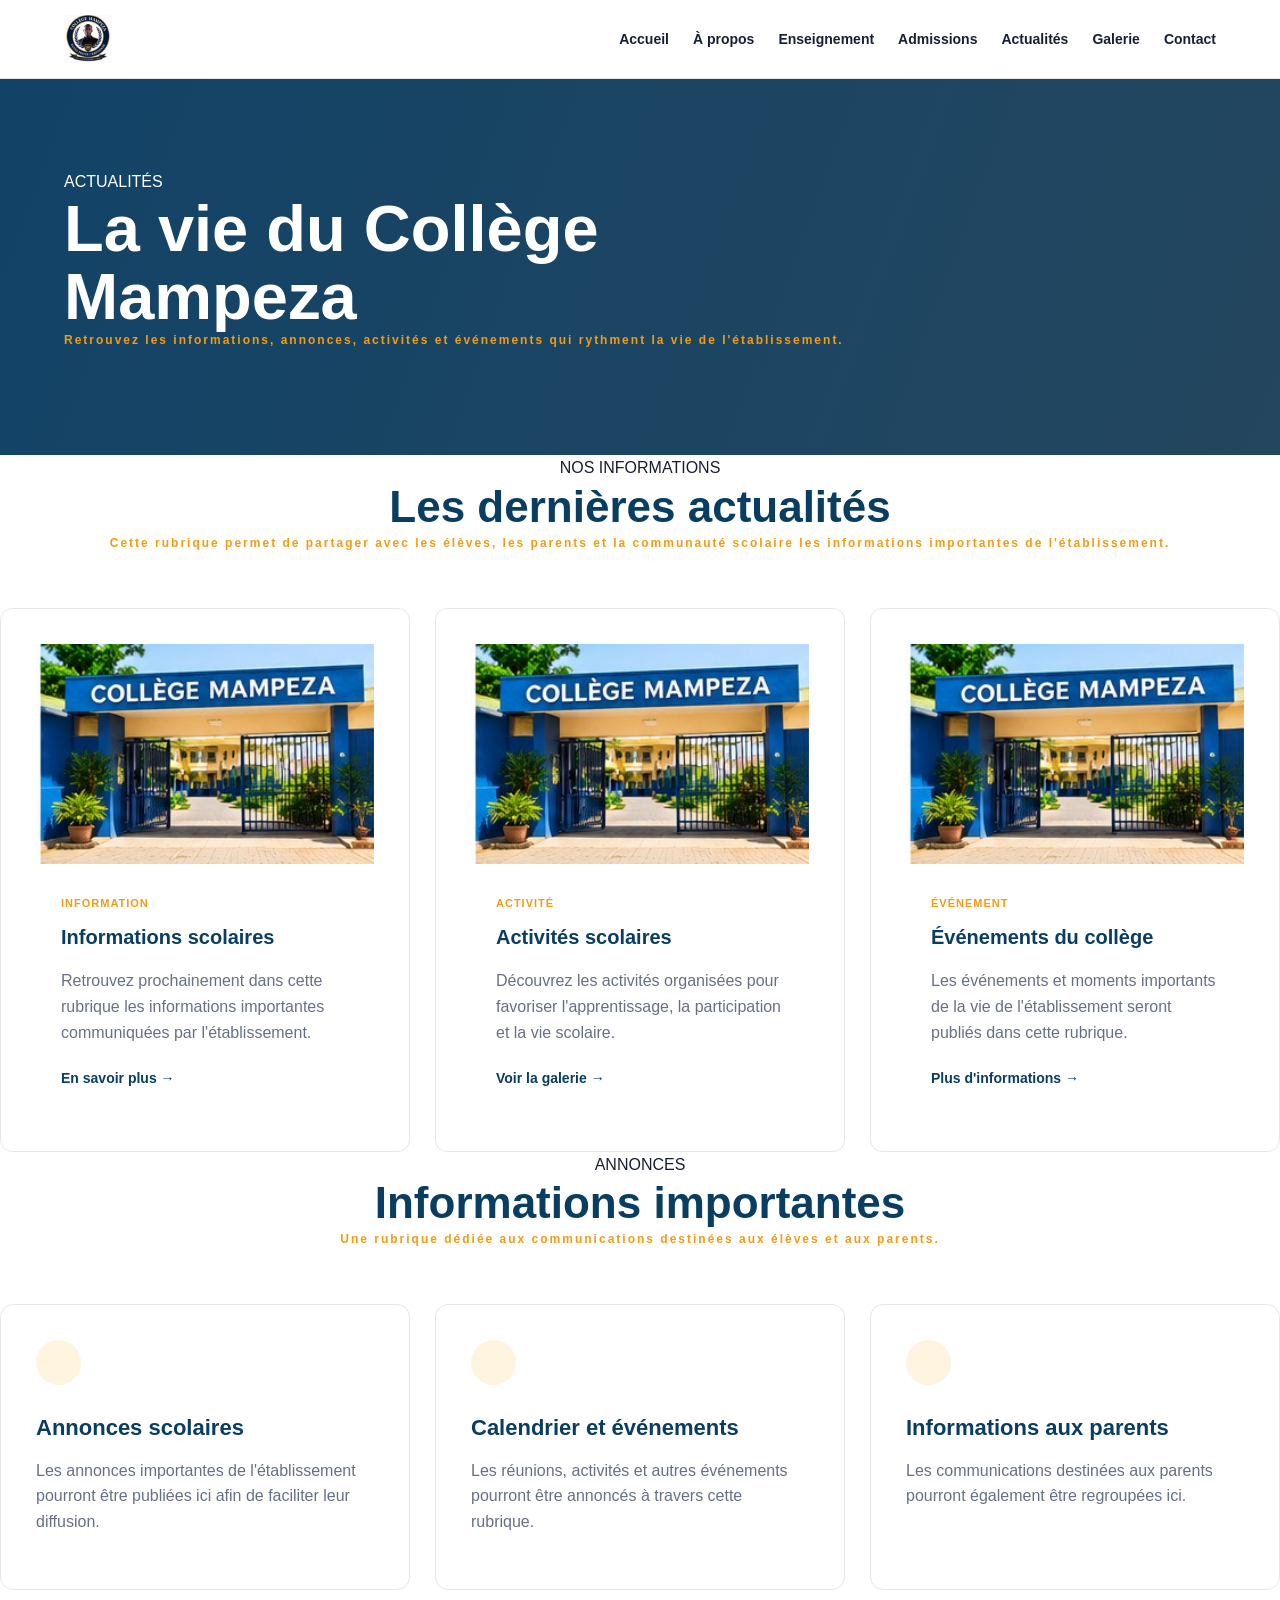
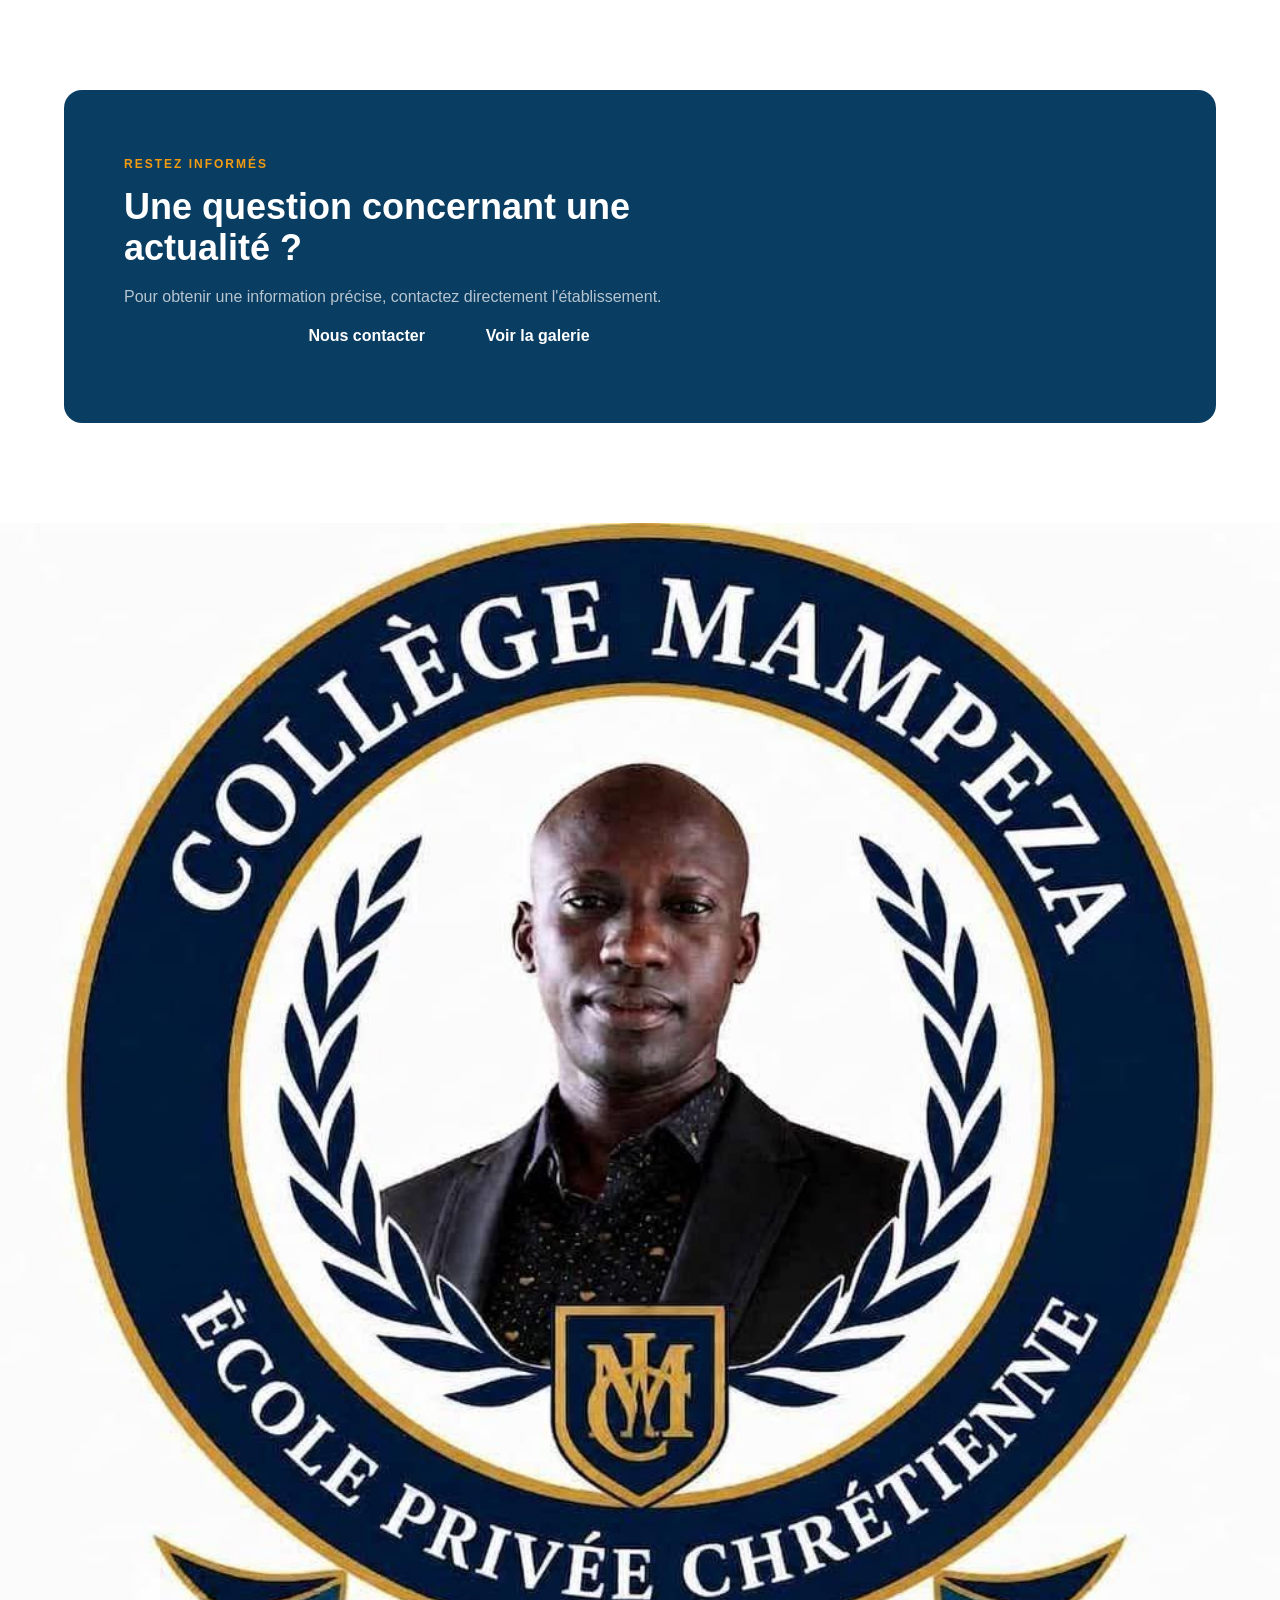
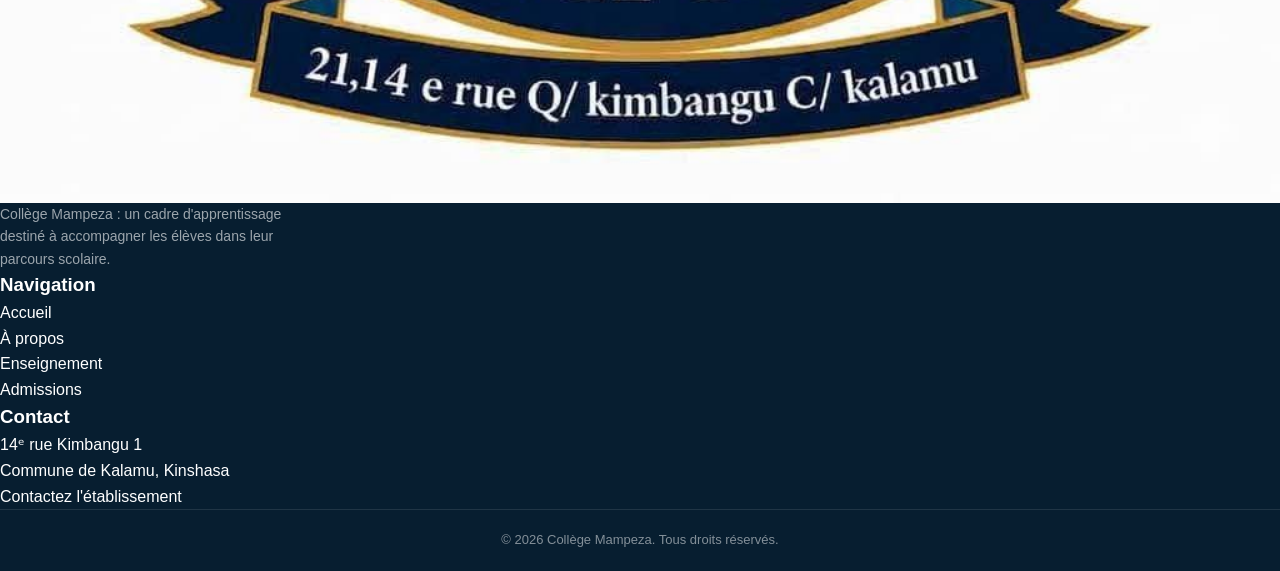
<file: actualites.html>
<!DOCTYPE html>
<html lang="fr">
<head>
    <meta charset="UTF-8">
    <meta name="viewport" content="width=device-width, initial-scale=1.0">

    <title>Actualités | Collège Mampeza</title>

    <meta
        name="description"
        content="Retrouvez les actualités, annonces et événements du Collège Mampeza."
    >

    <link rel="stylesheet" href="css/style.css">
</head>

<body>

    <!-- ================= HEADER ================= -->
    <header class="header">

        <nav class="navbar">

            <a href="index.html" class="logo">
                <img
                    src="images/logo-mampeza.png"
                    alt="Logo Collège Mampeza"
                >
            </a>

            <button
                class="menu-toggle"
                id="menuToggle"
                aria-label="Ouvrir le menu"
            >
                ☰
            </button>

            <ul class="nav-links" id="navLinks">

                <li>
                    <a href="index.html">
                        Accueil
                    </a>
                </li>

                <li>
                    <a href="about.html">
                        À propos
                    </a>
                </li>

                <li>
                    <a href="enseignement.html">
                        Enseignement
                    </a>
                </li>

                <li>
                    <a href="admissions.html">
                        Admissions
                    </a>
                </li>

                <li>
                    <a href="actualites.html" class="active">
                        Actualités
                    </a>
                </li>

                <li>
                    <a href="galerie.html">
                        Galerie
                    </a>
                </li>

                <li>
                    <a href="contact.html">
                        Contact
                    </a>
                </li>

            </ul>

        </nav>

    </header>


    <!-- ================= HERO ================= -->
    <section class="page-hero">

        <div class="container">

            <span class="hero-label">
                ACTUALITÉS
            </span>

            <h1>
                La vie du Collège Mampeza
            </h1>

            <p>
                Retrouvez les informations, annonces, activités
                et événements qui rythment la vie de l'établissement.
            </p>

        </div>

    </section>


    <!-- ================= INTRO ================= -->
    <section class="section">

        <div class="container">

            <div class="section-title">

                <span>
                    NOS INFORMATIONS
                </span>

                <h2>
                    Les dernières actualités
                </h2>

                <p>
                    Cette rubrique permet de partager avec les élèves,
                    les parents et la communauté scolaire les
                    informations importantes de l'établissement.
                </p>

            </div>


            <!-- ================= ACTUALITES ================= -->
            <div class="cards">


                <!-- ACTUALITE 1 -->
                <article class="card news-card">

                    <div class="news-image">

                        <img
                            src="images/ecole-02.jpg"
                            alt="Rentrée scolaire au Collège Mampeza"
                        >

                    </div>

                    <div class="news-content">

                        <span class="news-date">
                            INFORMATION
                        </span>

                        <h3>
                            Informations scolaires
                        </h3>

                        <p>
                            Retrouvez prochainement dans cette
                            rubrique les informations importantes
                            communiquées par l'établissement.
                        </p>

                        <a
                            href="contact.html"
                            class="read-more"
                        >
                            En savoir plus →
                        </a>

                    </div>

                </article>


                <!-- ACTUALITE 2 -->
                <article class="card news-card">

                    <div class="news-image">

                        <img
                            src="images/ecole-02.jpg"
                            alt="Activité scolaire"
                        >

                    </div>

                    <div class="news-content">

                        <span class="news-date">
                            ACTIVITÉ
                        </span>

                        <h3>
                            Activités scolaires
                        </h3>

                        <p>
                            Découvrez les activités organisées
                            pour favoriser l'apprentissage,
                            la participation et la vie scolaire.
                        </p>

                        <a
                            href="galerie.html"
                            class="read-more"
                        >
                            Voir la galerie →
                        </a>

                    </div>

                </article>


                <!-- ACTUALITE 3 -->
                <article class="card news-card">

                    <div class="news-image">

                        <img
                            src="images/ecole-02.jpg"
                            alt="Événement du Collège Mampeza"
                        >

                    </div>

                    <div class="news-content">

                        <span class="news-date">
                            ÉVÉNEMENT
                        </span>

                        <h3>
                            Événements du collège
                        </h3>

                        <p>
                            Les événements et moments importants
                            de la vie de l'établissement seront
                            publiés dans cette rubrique.
                        </p>

                        <a
                            href="contact.html"
                            class="read-more"
                        >
                            Plus d'informations →
                        </a>

                    </div>

                </article>


            </div>

        </div>

    </section>


    <!-- ================= ANNONCES ================= -->
    <section class="section section-light">

        <div class="container">

            <div class="section-title">

                <span>
                    ANNONCES
                </span>

                <h2>
                    Informations importantes
                </h2>

                <p>
                    Une rubrique dédiée aux communications destinées
                    aux élèves et aux parents.
                </p>

            </div>


            <div class="cards">


                <article class="card">

                    <div class="card-icon">
                        
                    </div>

                    <h3>
                        Annonces scolaires
                    </h3>

                    <p>
                        Les annonces importantes de l'établissement
                        pourront être publiées ici afin de faciliter
                        leur diffusion.
                    </p>

                </article>


                <article class="card">

                    <div class="card-icon">
                        
                    </div>

                    <h3>
                        Calendrier et événements
                    </h3>

                    <p>
                        Les réunions, activités et autres événements
                        pourront être annoncés à travers cette
                        rubrique.
                    </p>

                </article>


                <article class="card">

                    <div class="card-icon">
                        
                    </div>

                    <h3>
                        Informations aux parents
                    </h3>

                    <p>
                        Les communications destinées aux parents
                        pourront également être regroupées ici.
                    </p>

                </article>


            </div>

        </div>

    </section>


    <!-- ================= CTA ================= -->
    <section class="about-cta">

        <div class="container">

            <div>

                <span>
                    RESTEZ INFORMÉS
                </span>

                <h2>
                    Une question concernant une actualité ?
                </h2>

                <p>
                    Pour obtenir une information précise,
                    contactez directement l'établissement.
                </p>

            </div>


            <div class="cta-buttons">

                <a
                    href="contact.html"
                    class="btn btn-primary"
                >
                    Nous contacter
                </a>

                <a
                    href="galerie.html"
                    class="btn btn-outline"
                >
                    Voir la galerie
                </a>

            </div>

        </div>

    </section>


    <!-- ================= FOOTER ================= -->
    <footer class="footer">

        <div class="container">

            <div class="footer-grid">


                <div class="footer-about">

                    <img
                        src="images/logo-mampeza.png"
                        alt="Logo Collège Mampeza"
                    >

                    <p>
                        Collège Mampeza : un cadre d'apprentissage
                        destiné à accompagner les élèves dans leur
                        parcours scolaire.
                    </p>

                </div>


                <div>

                    <h3>
                        Navigation
                    </h3>

                    <ul>

                        <li>
                            <a href="index.html">
                                Accueil
                            </a>
                        </li>

                        <li>
                            <a href="about.html">
                                À propos
                            </a>
                        </li>

                        <li>
                            <a href="enseignement.html">
                                Enseignement
                            </a>
                        </li>

                        <li>
                            <a href="admissions.html">
                                Admissions
                            </a>
                        </li>

                    </ul>

                </div>


                <div>

                    <h3>
                        Contact
                    </h3>

                    <p>
                         14ᵉ rue Kimbangu 1
                    </p>

                    <p>
                         Commune de Kalamu, Kinshasa
                    </p>

                    <p>
                         Contactez l'établissement
                    </p>

                </div>


            </div>


            <div class="footer-bottom">

                <p>
                    © 2026 Collège Mampeza. Tous droits réservés.
                </p>

            </div>

        </div>

    </footer>


    <!-- ================= JAVASCRIPT ================= -->
    <script src="js/script.js"></script>

</body>
</html>
</file>
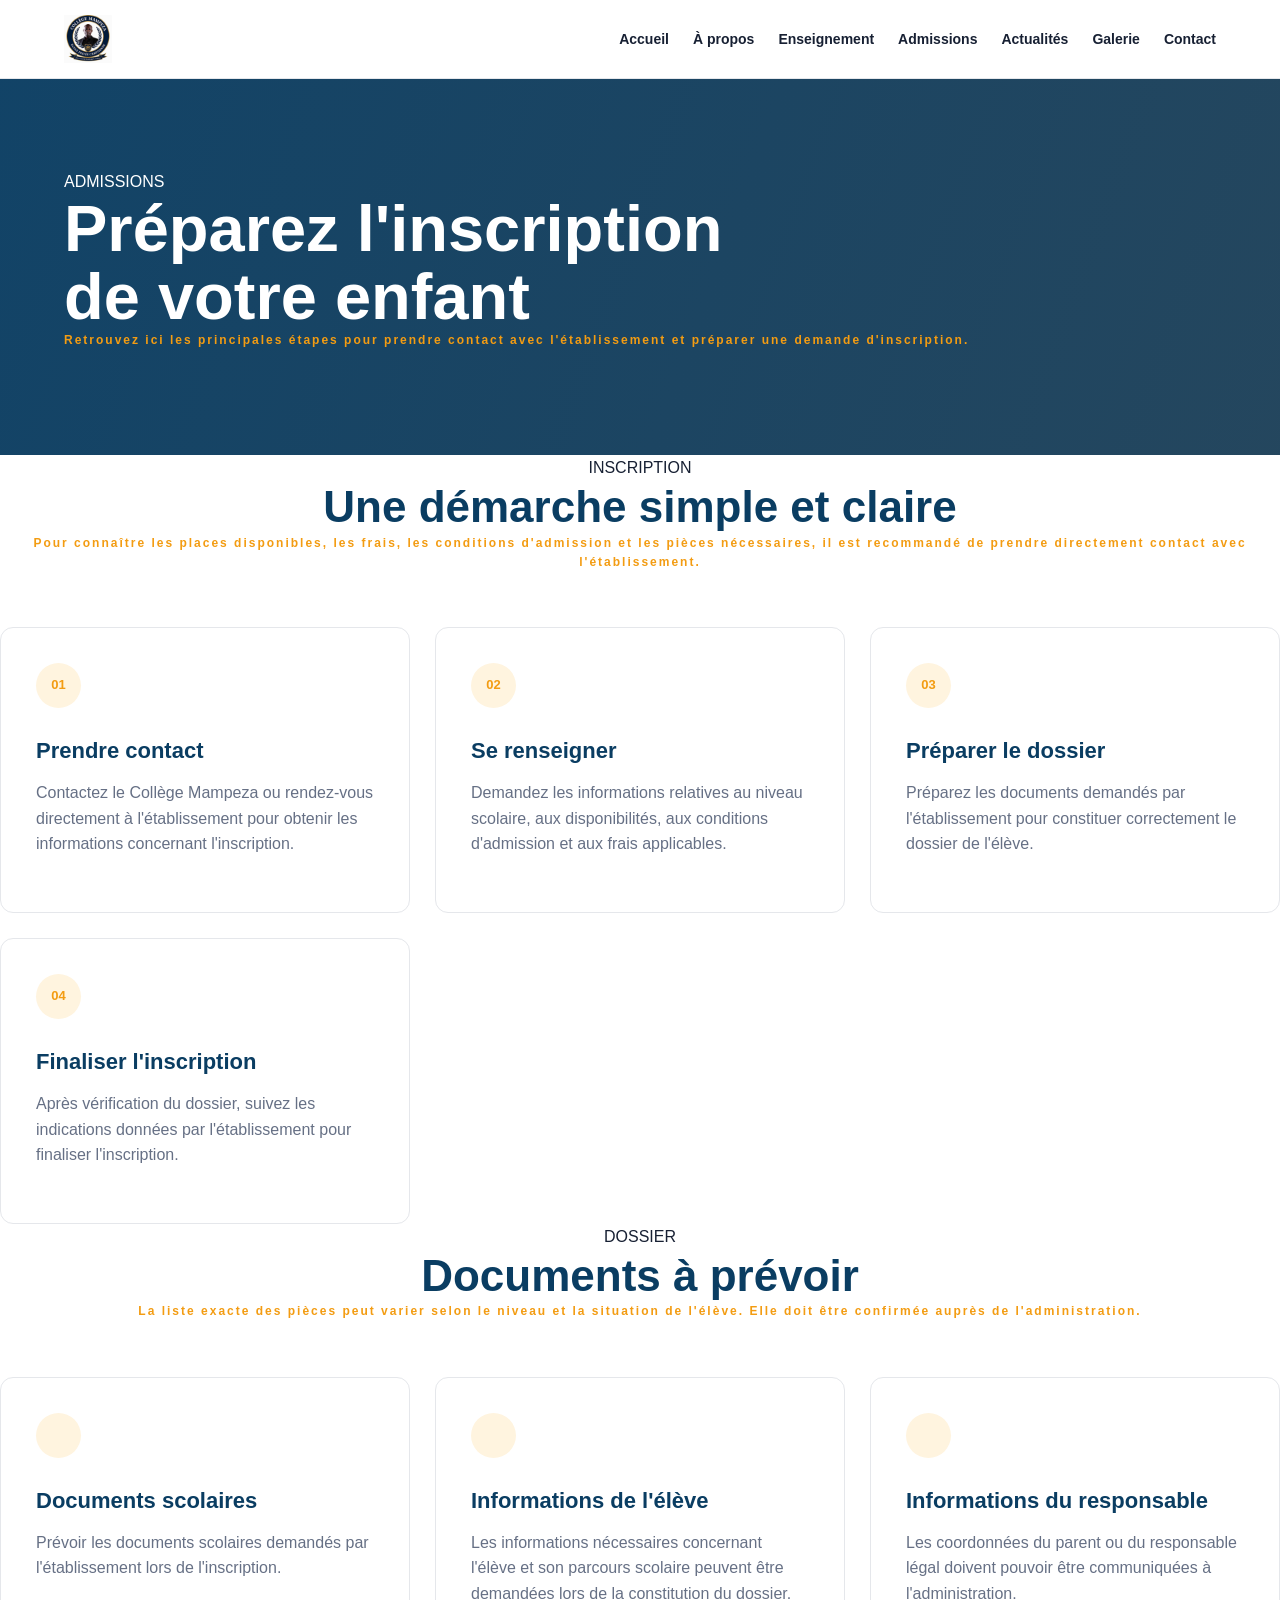
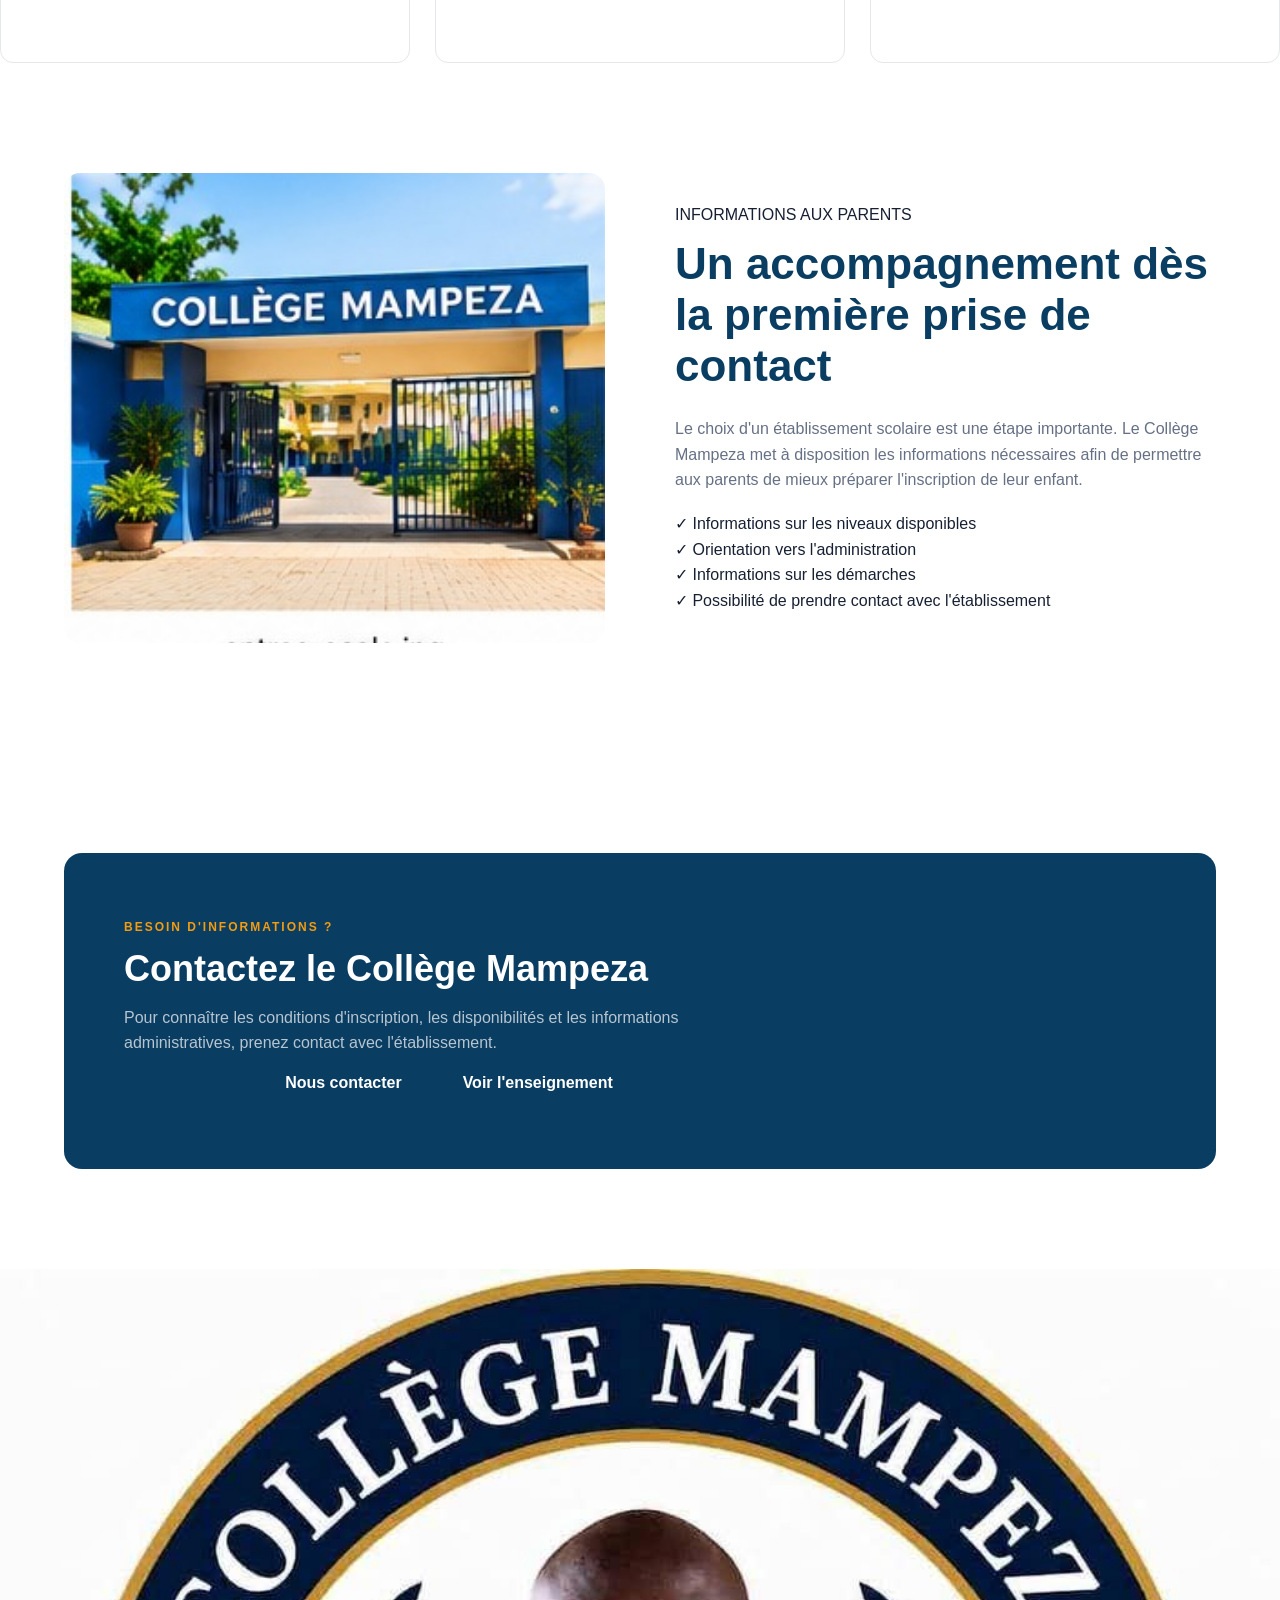
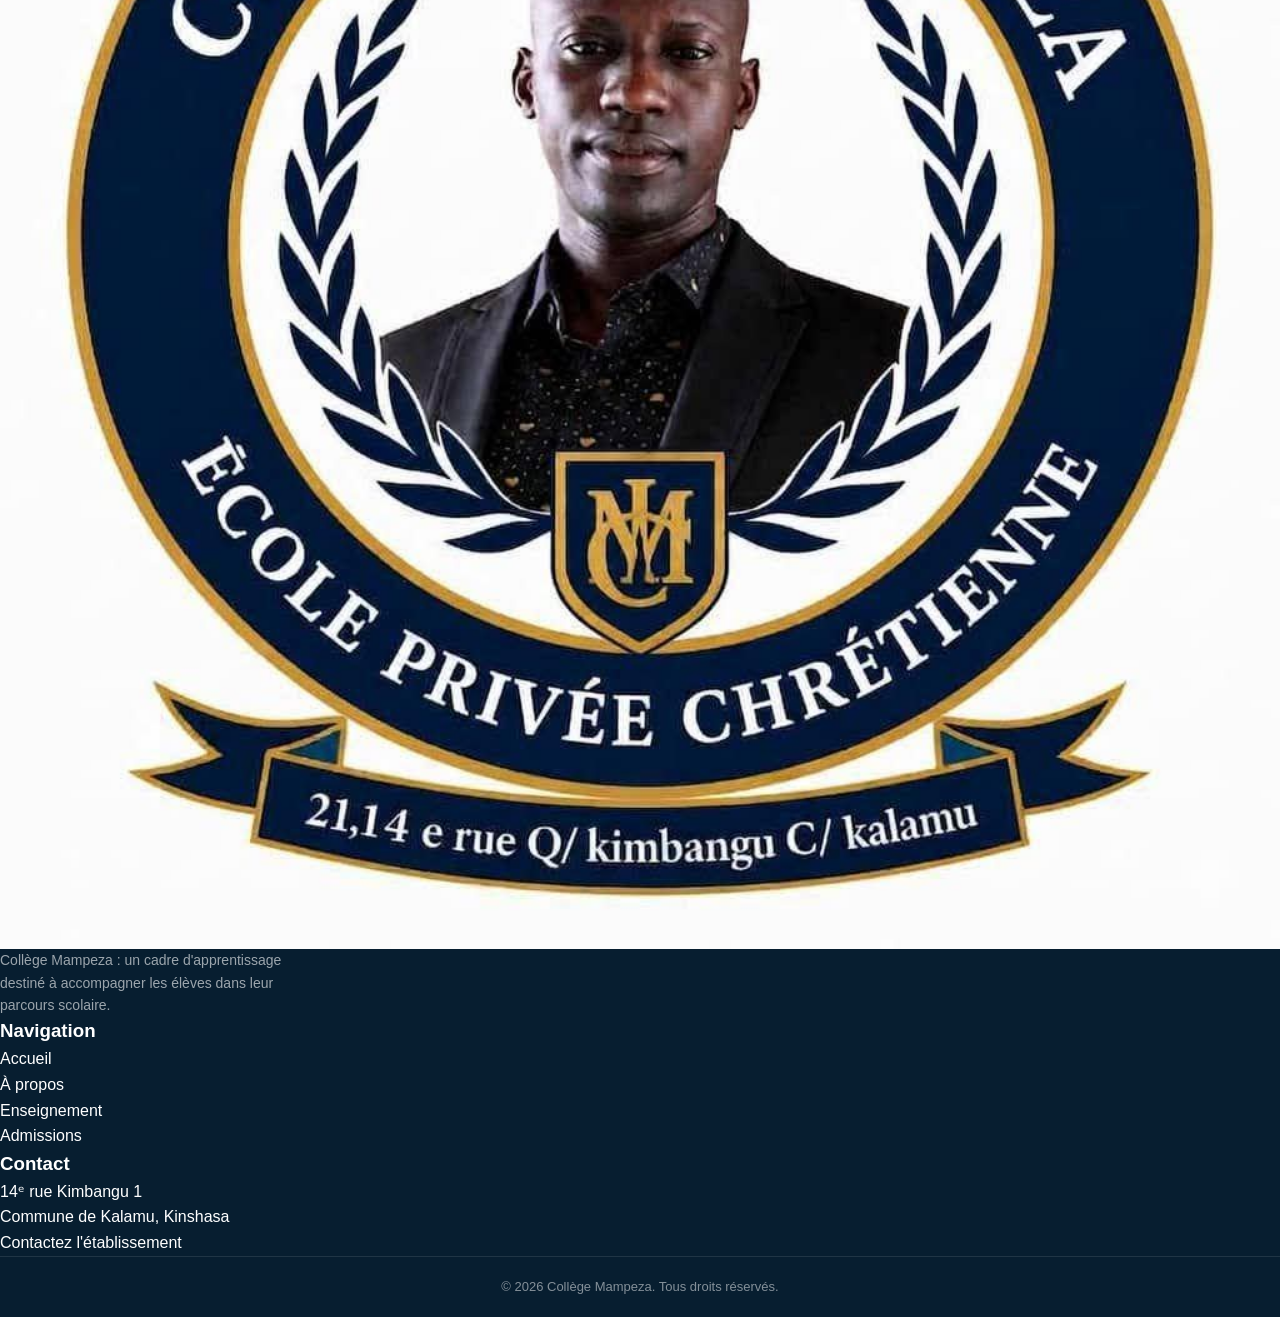
<file: admissions.html>
<!DOCTYPE html>
<html lang="fr">
<head>
    <meta charset="UTF-8">
    <meta name="viewport" content="width=device-width, initial-scale=1.0">

    <title>Admissions | Collège Mampeza</title>

    <meta
        name="description"
        content="Découvrez les informations relatives aux admissions et aux inscriptions au Collège Mampeza."
    >

    <link rel="stylesheet" href="css/style.css">
</head>

<body>

    <!-- ================= HEADER ================= -->
    <header class="header">

        <nav class="navbar">

            <a href="index.html" class="logo">
                <img
                    src="images/logo-mampeza.png"
                    alt="Logo Collège Mampeza"
                >
            </a>

            <button
                class="menu-toggle"
                id="menuToggle"
                aria-label="Ouvrir le menu"
            >
                ☰
            </button>

            <ul class="nav-links" id="navLinks">

                <li>
                    <a href="index.html">
                        Accueil
                    </a>
                </li>

                <li>
                    <a href="about.html">
                        À propos
                    </a>
                </li>

                <li>
                    <a href="enseignement.html">
                        Enseignement
                    </a>
                </li>

                <li>
                    <a href="admissions.html" class="active">
                        Admissions
                    </a>
                </li>

                <li>
                    <a href="actualites.html">
                        Actualités
                    </a>
                </li>

                <li>
                    <a href="galerie.html">
                        Galerie
                    </a>
                </li>

                <li>
                    <a href="contact.html">
                        Contact
                    </a>
                </li>

            </ul>

        </nav>

    </header>


    <!-- ================= HERO ================= -->
    <section class="page-hero">

        <div class="container">

            <span class="hero-label">
                ADMISSIONS
            </span>

            <h1>
                Préparez l'inscription de votre enfant
            </h1>

            <p>
                Retrouvez ici les principales étapes pour prendre
                contact avec l'établissement et préparer une demande
                d'inscription.
            </p>

        </div>

    </section>


    <!-- ================= INTRO ================= -->
    <section class="section">

        <div class="container">

            <div class="section-title">

                <span>
                    INSCRIPTION
                </span>

                <h2>
                    Une démarche simple et claire
                </h2>

                <p>
                    Pour connaître les places disponibles, les frais,
                    les conditions d'admission et les pièces
                    nécessaires, il est recommandé de prendre
                    directement contact avec l'établissement.
                </p>

            </div>


            <!-- ================= ETAPES ================= -->
            <div class="cards">


                <!-- ETAPE 1 -->
                <article class="card">

                    <div class="card-icon">
                        01
                    </div>

                    <h3>
                        Prendre contact
                    </h3>

                    <p>
                        Contactez le Collège Mampeza ou rendez-vous
                        directement à l'établissement pour obtenir
                        les informations concernant l'inscription.
                    </p>

                </article>


                <!-- ETAPE 2 -->
                <article class="card">

                    <div class="card-icon">
                        02
                    </div>

                    <h3>
                        Se renseigner
                    </h3>

                    <p>
                        Demandez les informations relatives au niveau
                        scolaire, aux disponibilités, aux conditions
                        d'admission et aux frais applicables.
                    </p>

                </article>


                <!-- ETAPE 3 -->
                <article class="card">

                    <div class="card-icon">
                        03
                    </div>

                    <h3>
                        Préparer le dossier
                    </h3>

                    <p>
                        Préparez les documents demandés par
                        l'établissement pour constituer correctement
                        le dossier de l'élève.
                    </p>

                </article>


                <!-- ETAPE 4 -->
                <article class="card">

                    <div class="card-icon">
                        04
                    </div>

                    <h3>
                        Finaliser l'inscription
                    </h3>

                    <p>
                        Après vérification du dossier, suivez les
                        indications données par l'établissement pour
                        finaliser l'inscription.
                    </p>

                </article>


            </div>

        </div>

    </section>


    <!-- ================= DOCUMENTS ================= -->
    <section class="section section-light">

        <div class="container">

            <div class="section-title">

                <span>
                    DOSSIER
                </span>

                <h2>
                    Documents à prévoir
                </h2>

                <p>
                    La liste exacte des pièces peut varier selon le
                    niveau et la situation de l'élève. Elle doit être
                    confirmée auprès de l'administration.
                </p>

            </div>


            <div class="cards">


                <article class="card">

                    <div class="card-icon">
                        
                    </div>

                    <h3>
                        Documents scolaires
                    </h3>

                    <p>
                        Prévoir les documents scolaires demandés par
                        l'établissement lors de l'inscription.
                    </p>

                </article>


                <article class="card">

                    <div class="card-icon">
                        
                    </div>

                    <h3>
                        Informations de l'élève
                    </h3>

                    <p>
                        Les informations nécessaires concernant
                        l'élève et son parcours scolaire peuvent être
                        demandées lors de la constitution du dossier.
                    </p>

                </article>


                <article class="card">

                    <div class="card-icon">
                        
                    </div>

                    <h3>
                        Informations du responsable
                    </h3>

                    <p>
                        Les coordonnées du parent ou du responsable
                        légal doivent pouvoir être communiquées à
                        l'administration.
                    </p>

                </article>


            </div>

        </div>

    </section>


    <!-- ================= POURQUOI ================= -->
    <section class="section">

        <div class="container">

            <div class="about-intro">


                <div class="about-image">

                    <img
                        src="images/ecole-02.jpg"
                        alt="Collège Mampeza"
                    >

                </div>


                <div class="about-content">

                    <span class="section-label">
                        INFORMATIONS AUX PARENTS
                    </span>

                    <h2>
                        Un accompagnement dès la première prise de contact
                    </h2>

                    <p>
                        Le choix d'un établissement scolaire est une
                        étape importante. Le Collège Mampeza met à
                        disposition les informations nécessaires afin
                        de permettre aux parents de mieux préparer
                        l'inscription de leur enfant.
                    </p>

                    <ul class="check-list">

                        <li>
                            ✓ Informations sur les niveaux disponibles
                        </li>

                        <li>
                            ✓ Orientation vers l'administration
                        </li>

                        <li>
                            ✓ Informations sur les démarches
                        </li>

                        <li>
                            ✓ Possibilité de prendre contact avec
                            l'établissement
                        </li>

                    </ul>

                </div>

            </div>

        </div>

    </section>


    <!-- ================= CTA ================= -->
    <section class="about-cta">

        <div class="container">

            <div>

                <span>
                    BESOIN D'INFORMATIONS ?
                </span>

                <h2>
                    Contactez le Collège Mampeza
                </h2>

                <p>
                    Pour connaître les conditions d'inscription,
                    les disponibilités et les informations
                    administratives, prenez contact avec
                    l'établissement.
                </p>

            </div>


            <div class="cta-buttons">

                <a
                    href="contact.html"
                    class="btn btn-primary"
                >
                    Nous contacter
                </a>

                <a
                    href="enseignement.html"
                    class="btn btn-outline"
                >
                    Voir l'enseignement
                </a>

            </div>

        </div>

    </section>


    <!-- ================= FOOTER ================= -->
    <footer class="footer">

        <div class="container">

            <div class="footer-grid">


                <!-- A PROPOS -->
                <div class="footer-about">

                    <img
                        src="images/logo-mampeza.png"
                        alt="Logo Collège Mampeza"
                    >

                    <p>
                        Collège Mampeza : un cadre d'apprentissage
                        destiné à accompagner les élèves dans leur
                        parcours scolaire.
                    </p>

                </div>


                <!-- NAVIGATION -->
                <div>

                    <h3>
                        Navigation
                    </h3>

                    <ul>

                        <li>
                            <a href="index.html">
                                Accueil
                            </a>
                        </li>

                        <li>
                            <a href="about.html">
                                À propos
                            </a>
                        </li>

                        <li>
                            <a href="enseignement.html">
                                Enseignement
                            </a>
                        </li>

                        <li>
                            <a href="admissions.html">
                                Admissions
                            </a>
                        </li>

                    </ul>

                </div>


                <!-- CONTACT -->
                <div>

                    <h3>
                        Contact
                    </h3>

                    <p>
                         14ᵉ rue Kimbangu 1
                    </p>

                    <p>
                         Commune de Kalamu, Kinshasa
                    </p>

                    <p>
                         Contactez l'établissement
                    </p>

                </div>


            </div>


            <div class="footer-bottom">

                <p>
                    © 2026 Collège Mampeza. Tous droits réservés.
                </p>

            </div>

        </div>

    </footer>


    <!-- ================= JAVASCRIPT ================= -->
    <script src="js/script.js"></script>

</body>
</html>
</file>
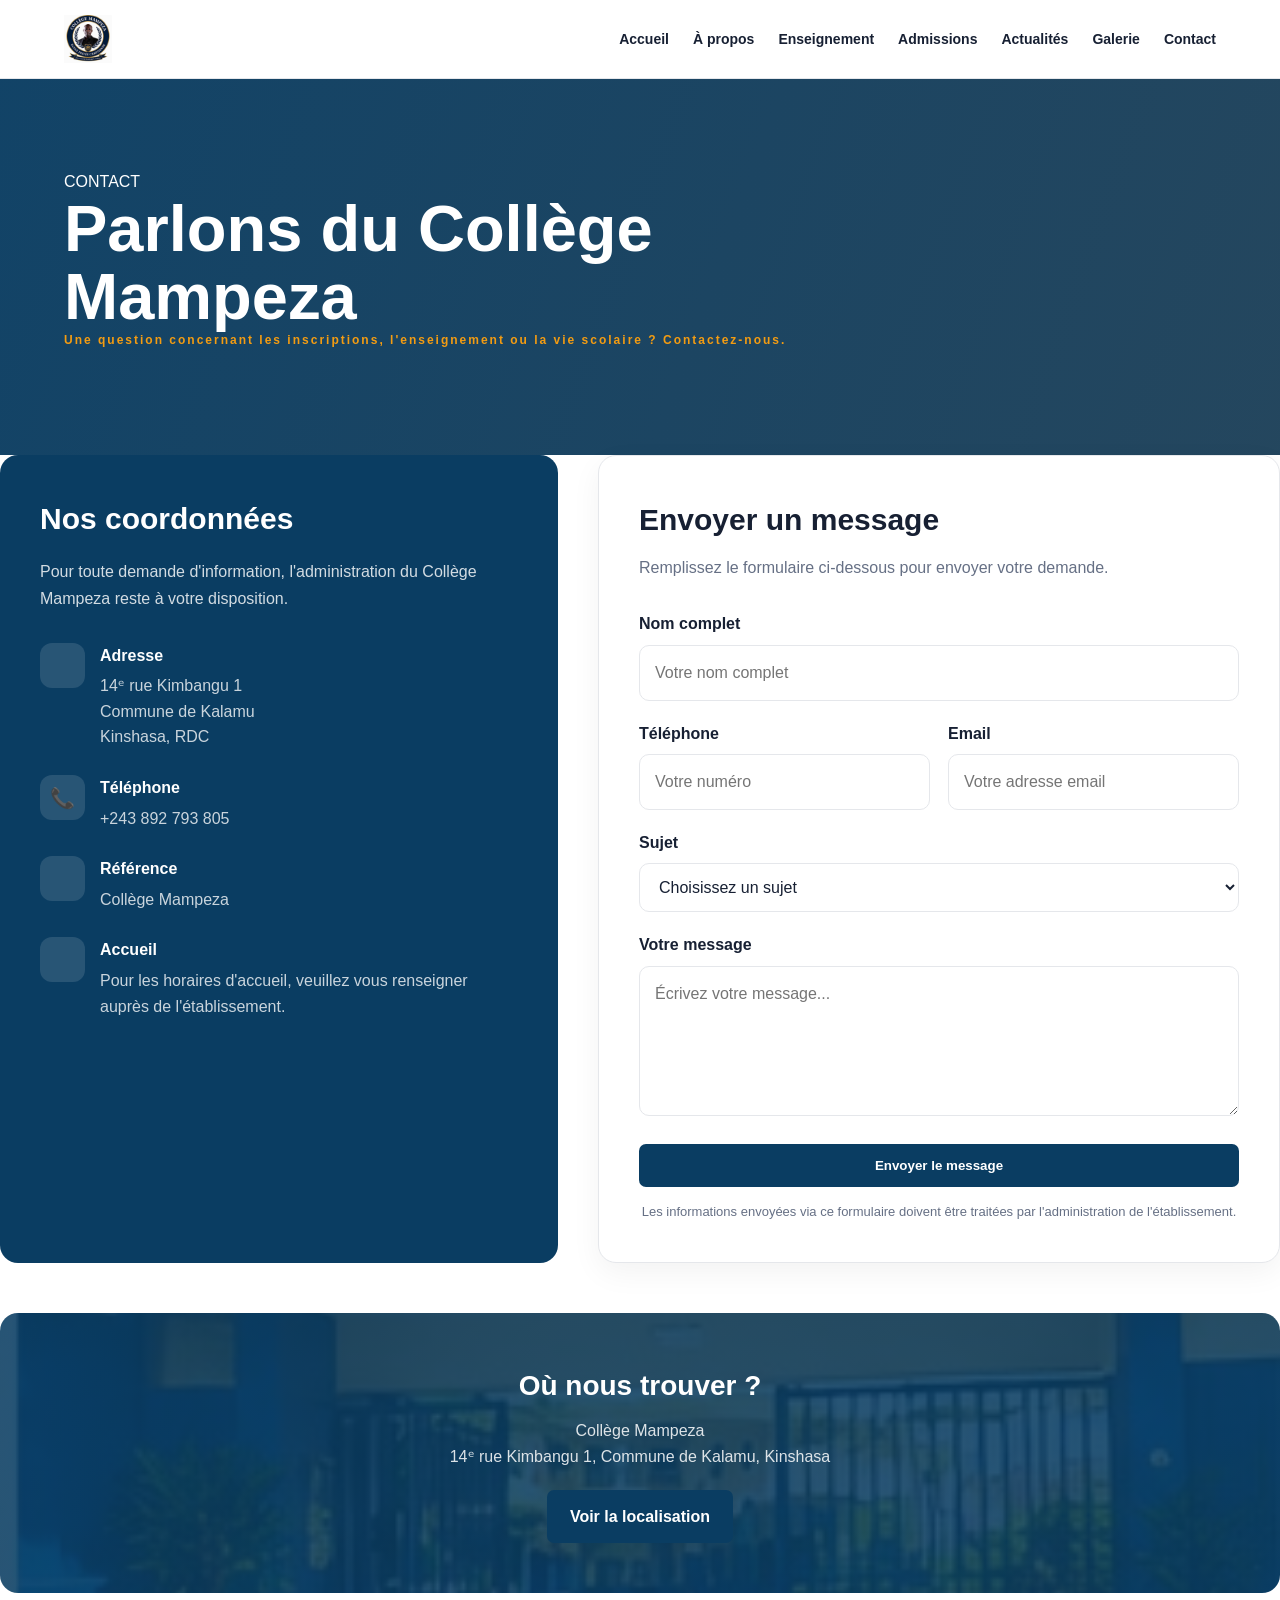
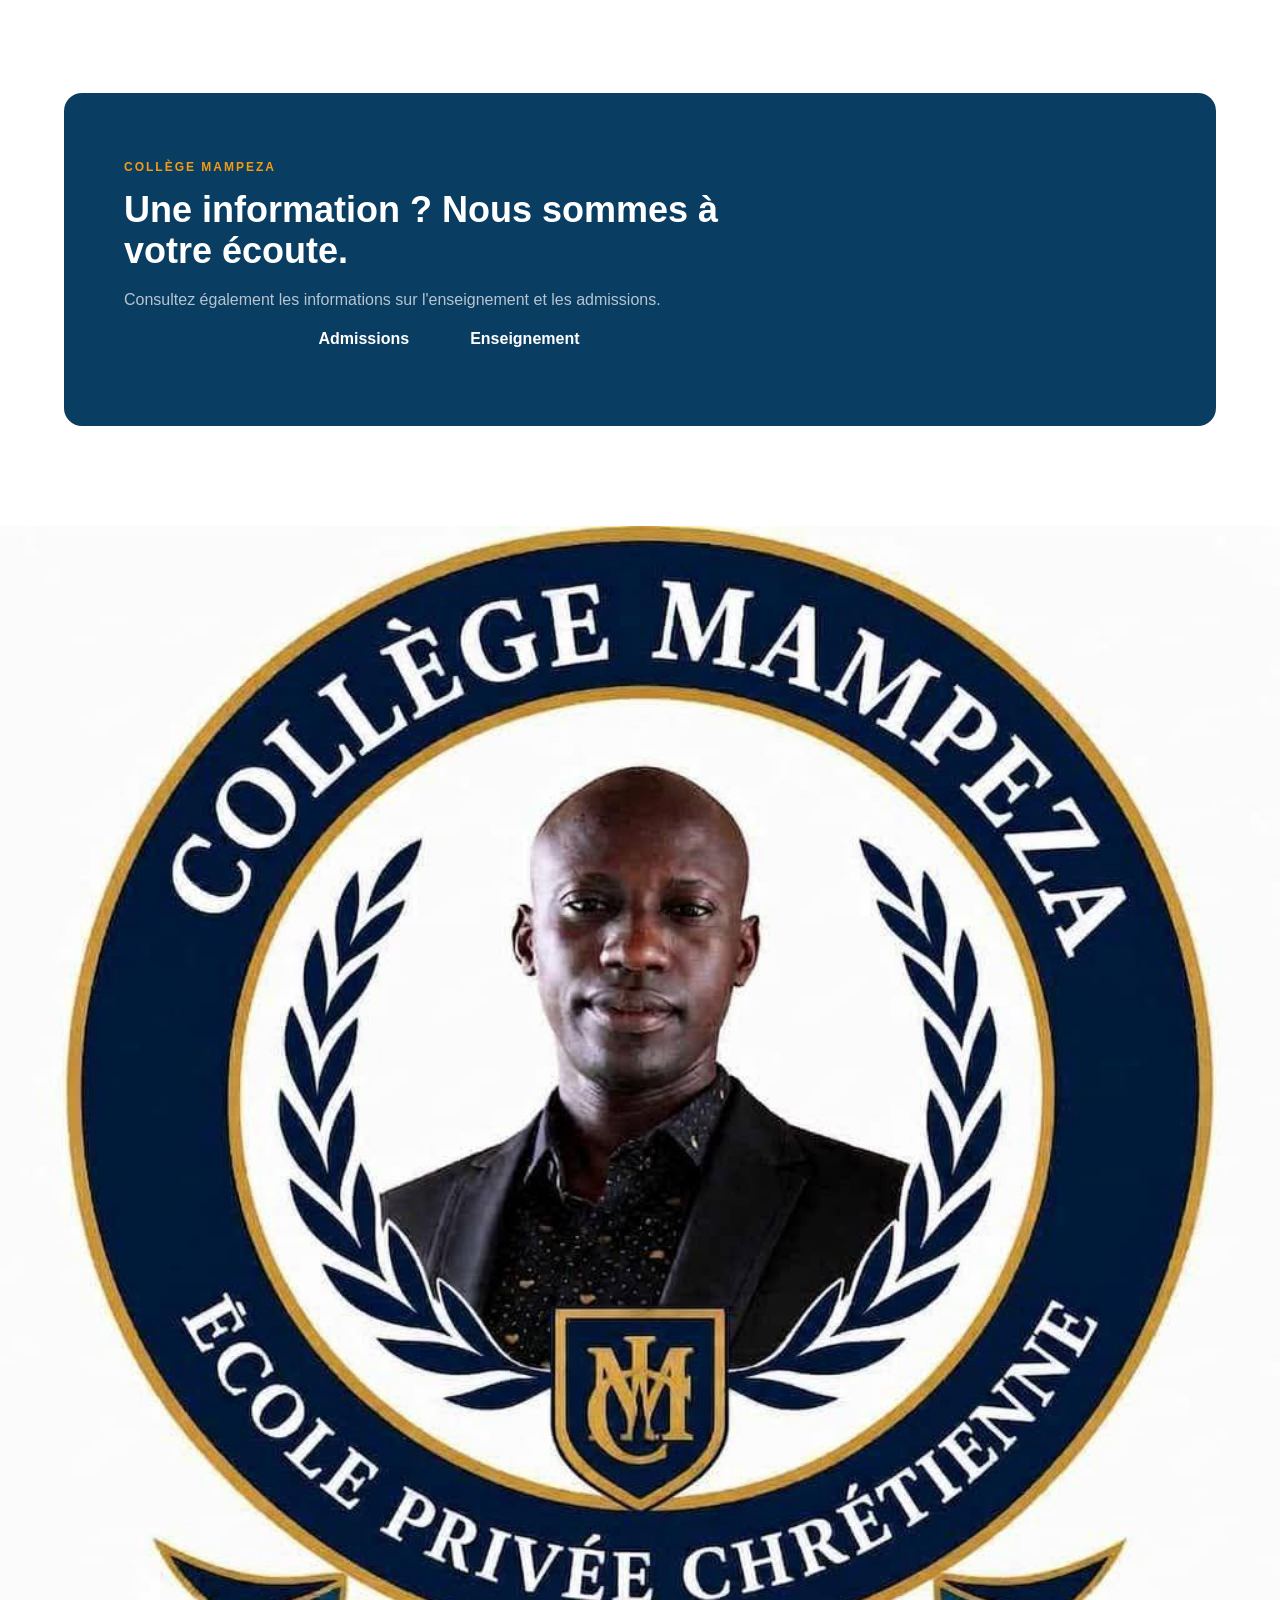
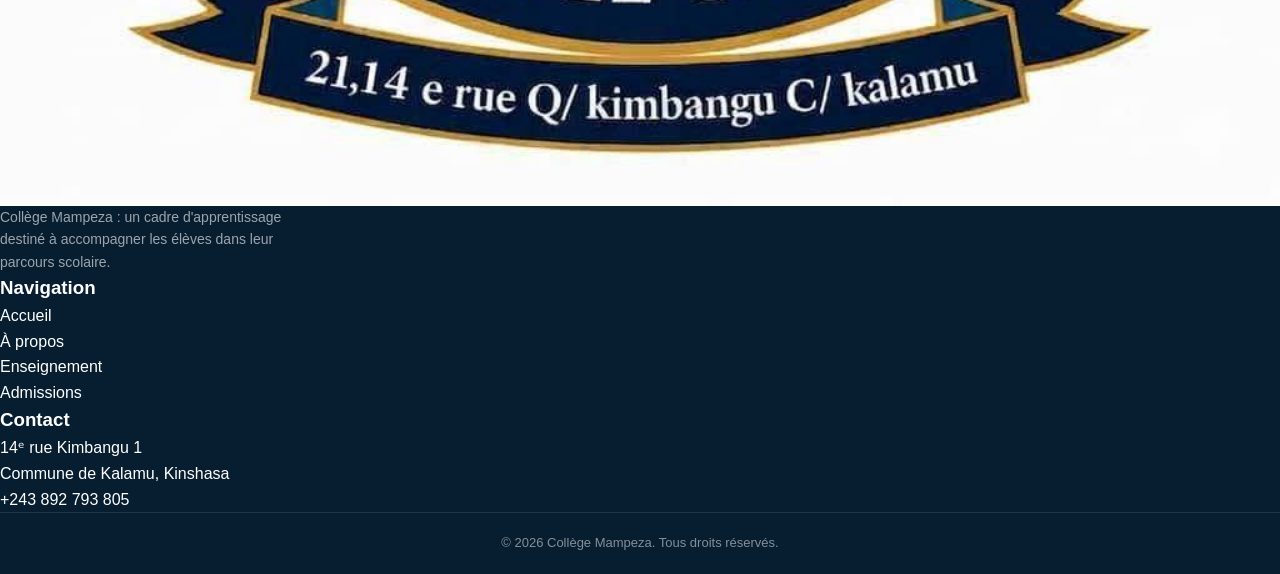
<file: contact.html>
<!DOCTYPE html>
<html lang="fr">

<head>
    <meta charset="UTF-8">
    <meta name="viewport" content="width=device-width, initial-scale=1.0">

    <title>Contact | Collège Mampeza</title>

    <meta
        name="description"
        content="Contactez le Collège Mampeza à Kalamu, Kinshasa."
    >

    <link rel="stylesheet" href="css/style.css">

    <!-- Styles spécifiques à la page Contact -->
    <style>

        .contact-grid {
            display: grid;
            grid-template-columns: 0.9fr 1.1fr;
            gap: 40px;
            align-items: stretch;
        }

        .contact-info {
            background: var(--primary);
            color: var(--white);
            padding: 40px;
            border-radius: 18px;
        }

        .contact-info h2 {
            font-size: 30px;
            margin-bottom: 15px;
        }

        .contact-info > p {
            color: rgba(255, 255, 255, 0.82);
            margin-bottom: 30px;
            line-height: 1.7;
        }

        .contact-item {
            display: flex;
            gap: 15px;
            margin-bottom: 25px;
            align-items: flex-start;
        }

        .contact-icon {
            width: 45px;
            height: 45px;
            min-width: 45px;
            border-radius: 12px;
            background: rgba(255, 255, 255, 0.12);
            display: flex;
            align-items: center;
            justify-content: center;
            font-size: 20px;
        }

        .contact-item h3 {
            font-size: 16px;
            margin-bottom: 5px;
        }

        .contact-item p {
            margin: 0;
            color: rgba(255, 255, 255, 0.78);
            line-height: 1.6;
        }

        .contact-form-box {
            background: var(--white);
            border: 1px solid var(--border);
            padding: 40px;
            border-radius: 18px;
            box-shadow: 0 10px 30px rgba(0, 0, 0, 0.05);
        }

        .contact-form-box h2 {
            font-size: 30px;
            margin-bottom: 10px;
        }

        .contact-form-box > p {
            color: var(--muted);
            margin-bottom: 30px;
            line-height: 1.7;
        }

        .form-group {
            margin-bottom: 20px;
        }

        .form-group label {
            display: block;
            margin-bottom: 8px;
            font-weight: 600;
            color: var(--text);
        }

        .form-group input,
        .form-group textarea,
        .form-group select {
            width: 100%;
            padding: 14px 15px;
            border: 1px solid var(--border);
            border-radius: 10px;
            background: #fff;
            color: var(--text);
            font: inherit;
            outline: none;
            transition: 0.3s ease;
        }

        .form-group input:focus,
        .form-group textarea:focus,
        .form-group select:focus {
            border-color: var(--primary);
            box-shadow: 0 0 0 3px rgba(10, 61, 98, 0.08);
        }

        .form-group textarea {
            min-height: 150px;
            resize: vertical;
        }

        .form-row {
            display: grid;
            grid-template-columns: 1fr 1fr;
            gap: 18px;
        }

        .contact-form .btn {
            border: none;
            cursor: pointer;
            width: 100%;
        }

        .contact-note {
            margin-top: 15px;
            font-size: 13px;
            color: var(--muted);
            text-align: center;
        }

        .map-box {
            margin-top: 50px;
            min-height: 280px;
            border-radius: 18px;
            background:
                linear-gradient(
                    rgba(10, 61, 98, 0.88),
                    rgba(10, 61, 98, 0.88)
                ),
                url("images/ecole-02.jpg") center / cover;
            display: flex;
            align-items: center;
            justify-content: center;
            text-align: center;
            padding: 30px;
            color: white;
        }

        .map-content h2 {
            font-size: 28px;
            margin-bottom: 10px;
        }

        .map-content p {
            color: rgba(255, 255, 255, 0.85);
            margin-bottom: 20px;
        }

        @media (max-width: 850px) {

            .contact-grid {
                grid-template-columns: 1fr;
            }

        }

        @media (max-width: 600px) {

            .contact-info,
            .contact-form-box {
                padding: 25px;
            }

            .form-row {
                grid-template-columns: 1fr;
                gap: 0;
            }

            .contact-info h2,
            .contact-form-box h2 {
                font-size: 25px;
            }

        }

    </style>

</head>


<body>


    <!-- ================= HEADER ================= -->
    <header class="header">

        <nav class="navbar">

            <a href="index.html" class="logo">

                <img
                    src="images/logo-mampeza.png"
                    alt="Logo Collège Mampeza"
                >

            </a>


            <button
                class="menu-toggle"
                id="menuToggle"
                aria-label="Ouvrir le menu"
            >
                ☰
            </button>


            <ul class="nav-links" id="navLinks">

                <li>
                    <a href="index.html">
                        Accueil
                    </a>
                </li>

                <li>
                    <a href="about.html">
                        À propos
                    </a>
                </li>

                <li>
                    <a href="enseignement.html">
                        Enseignement
                    </a>
                </li>

                <li>
                    <a href="admissions.html">
                        Admissions
                    </a>
                </li>

                <li>
                    <a href="actualites.html">
                        Actualités
                    </a>
                </li>

                <li>
                    <a href="galerie.html">
                        Galerie
                    </a>
                </li>

                <li>
                    <a href="contact.html" class="active">
                        Contact
                    </a>
                </li>

            </ul>

        </nav>

    </header>


    <!-- ================= HERO ================= -->
    <section class="page-hero">

        <div class="container">

            <span class="hero-label">
                CONTACT
            </span>

            <h1>
                Parlons du Collège Mampeza
            </h1>

            <p>
                Une question concernant les inscriptions,
                l'enseignement ou la vie scolaire ?
                Contactez-nous.
            </p>

        </div>

    </section>


    <!-- ================= CONTACT ================= -->
    <section class="section">

        <div class="container">

            <div class="contact-grid">


                <!-- ================= INFORMATIONS ================= -->
                <div class="contact-info">

                    <h2>
                        Nos coordonnées
                    </h2>

                    <p>
                        Pour toute demande d'information,
                        l'administration du Collège Mampeza
                        reste à votre disposition.
                    </p>


                    <!-- Adresse -->
                    <div class="contact-item">

                        <div class="contact-icon">
                            
                        </div>

                        <div>

                            <h3>
                                Adresse
                            </h3>

                            <p>
                                14ᵉ rue Kimbangu 1<br>
                                Commune de Kalamu<br>
                                Kinshasa, RDC
                            </p>

                        </div>

                    </div>


                    <!-- Téléphone -->
                    <div class="contact-item">

                        <div class="contact-icon">
                            📞
                        </div>

                        <div>

                            <h3>
                                Téléphone
                            </h3>

                            <p>
                                +243 892 793 805
                            </p>

                        </div>

                    </div>


                    <!-- Référence -->
                    <div class="contact-item">

                        <div class="contact-icon">
                            
                        </div>

                        <div>

                            <h3>
                                Référence
                            </h3>

                            <p>
                                Collège Mampeza
                            </p>

                        </div>

                    </div>


                    <!-- Disponibilité -->
                    <div class="contact-item">

                        <div class="contact-icon">
                            
                        </div>

                        <div>

                            <h3>
                                Accueil
                            </h3>

                            <p>
                                Pour les horaires d'accueil,
                                veuillez vous renseigner auprès
                                de l'établissement.
                            </p>

                        </div>

                    </div>

                </div>


                <!-- ================= FORMULAIRE ================= -->
                <div class="contact-form-box">

                    <h2>
                        Envoyer un message
                    </h2>

                    <p>
                        Remplissez le formulaire ci-dessous pour
                        envoyer votre demande.
                    </p>


                    <form
                        class="contact-form"
                        id="contactForm"
                    >


                        <!-- Nom -->
                        <div class="form-group">

                            <label for="nom">
                                Nom complet
                            </label>

                            <input
                                type="text"
                                id="nom"
                                name="nom"
                                placeholder="Votre nom complet"
                                required
                            >

                        </div>


                        <!-- Téléphone -->
                        <div class="form-row">

                            <div class="form-group">

                                <label for="telephone">
                                    Téléphone
                                </label>

                                <input
                                    type="tel"
                                    id="telephone"
                                    name="telephone"
                                    placeholder="Votre numéro"
                                    required
                                >

                            </div>


                            <div class="form-group">

                                <label for="email">
                                    Email
                                </label>

                                <input
                                    type="email"
                                    id="email"
                                    name="email"
                                    placeholder="Votre adresse email"
                                >

                            </div>

                        </div>


                        <!-- Sujet -->
                        <div class="form-group">

                            <label for="sujet">
                                Sujet
                            </label>

                            <select
                                id="sujet"
                                name="sujet"
                                required
                            >

                                <option value="">
                                    Choisissez un sujet
                                </option>

                                <option value="inscription">
                                    Inscription
                                </option>

                                <option value="enseignement">
                                    Enseignement
                                </option>

                                <option value="information">
                                    Demande d'information
                                </option>

                                <option value="autre">
                                    Autre demande
                                </option>

                            </select>

                        </div>


                        <!-- Message -->
                        <div class="form-group">

                            <label for="message">
                                Votre message
                            </label>

                            <textarea
                                id="message"
                                name="message"
                                placeholder="Écrivez votre message..."
                                required
                            ></textarea>

                        </div>


                        <!-- Bouton -->
                        <button
                            type="submit"
                            class="btn btn-primary"
                        >
                            Envoyer le message
                        </button>


                        <p class="contact-note">
                            Les informations envoyées via ce formulaire
                            doivent être traitées par l'administration
                            de l'établissement.
                        </p>

                    </form>

                </div>

            </div>


            <!-- ================= LOCALISATION ================= -->
            <div class="map-box">

                <div class="map-content">

                    <h2>
                        Où nous trouver ?
                    </h2>

                    <p>
                        Collège Mampeza<br>
                        14ᵉ rue Kimbangu 1, Commune de Kalamu,
                        Kinshasa
                    </p>

                    <a
                        href="https://www.google.com/maps/search/?api=1&query=Collège+Mampeza+Kinshasa"
                        target="_blank"
                        rel="noopener noreferrer"
                        class="btn btn-outline"
                    >
                        Voir la localisation
                    </a>

                </div>

            </div>

        </div>

    </section>


    <!-- ================= CTA ================= -->
    <section class="about-cta">

        <div class="container">

            <div>

                <span>
                    COLLÈGE MAMPEZA
                </span>

                <h2>
                    Une information ? Nous sommes à votre écoute.
                </h2>

                <p>
                    Consultez également les informations sur
                    l'enseignement et les admissions.
                </p>

            </div>


            <div class="cta-buttons">

                <a
                    href="admissions.html"
                    class="btn btn-primary"
                >
                    Admissions
                </a>

                <a
                    href="enseignement.html"
                    class="btn btn-outline"
                >
                    Enseignement
                </a>

            </div>

        </div>

    </section>


    <!-- ================= FOOTER ================= -->
    <footer class="footer">

        <div class="container">

            <div class="footer-grid">


                <!-- A PROPOS -->
                <div class="footer-about">

                    <img
                        src="images/logo-mampeza.png"
                        alt="Logo Collège Mampeza"
                    >

                    <p>
                        Collège Mampeza : un cadre d'apprentissage
                        destiné à accompagner les élèves dans leur
                        parcours scolaire.
                    </p>

                </div>


                <!-- NAVIGATION -->
                <div>

                    <h3>
                        Navigation
                    </h3>

                    <ul>

                        <li>
                            <a href="index.html">
                                Accueil
                            </a>
                        </li>

                        <li>
                            <a href="about.html">
                                À propos
                            </a>
                        </li>

                        <li>
                            <a href="enseignement.html">
                                Enseignement
                            </a>
                        </li>

                        <li>
                            <a href="admissions.html">
                                Admissions
                            </a>
                        </li>

                    </ul>

                </div>


                <!-- CONTACT -->
                <div>

                    <h3>
                        Contact
                    </h3>

                    <p>
                         14ᵉ rue Kimbangu 1
                    </p>

                    <p>
                         Commune de Kalamu, Kinshasa
                    </p>

                    <p>
                         +243 892 793 805
                    </p>

                </div>


            </div>


            <div class="footer-bottom">

                <p>
                    © 2026 Collège Mampeza. Tous droits réservés.
                </p>

            </div>

        </div>

    </footer>


    <!-- ================= JAVASCRIPT ================= -->
    <script src="js/script.js"></script>

</body>

</html>
</file>
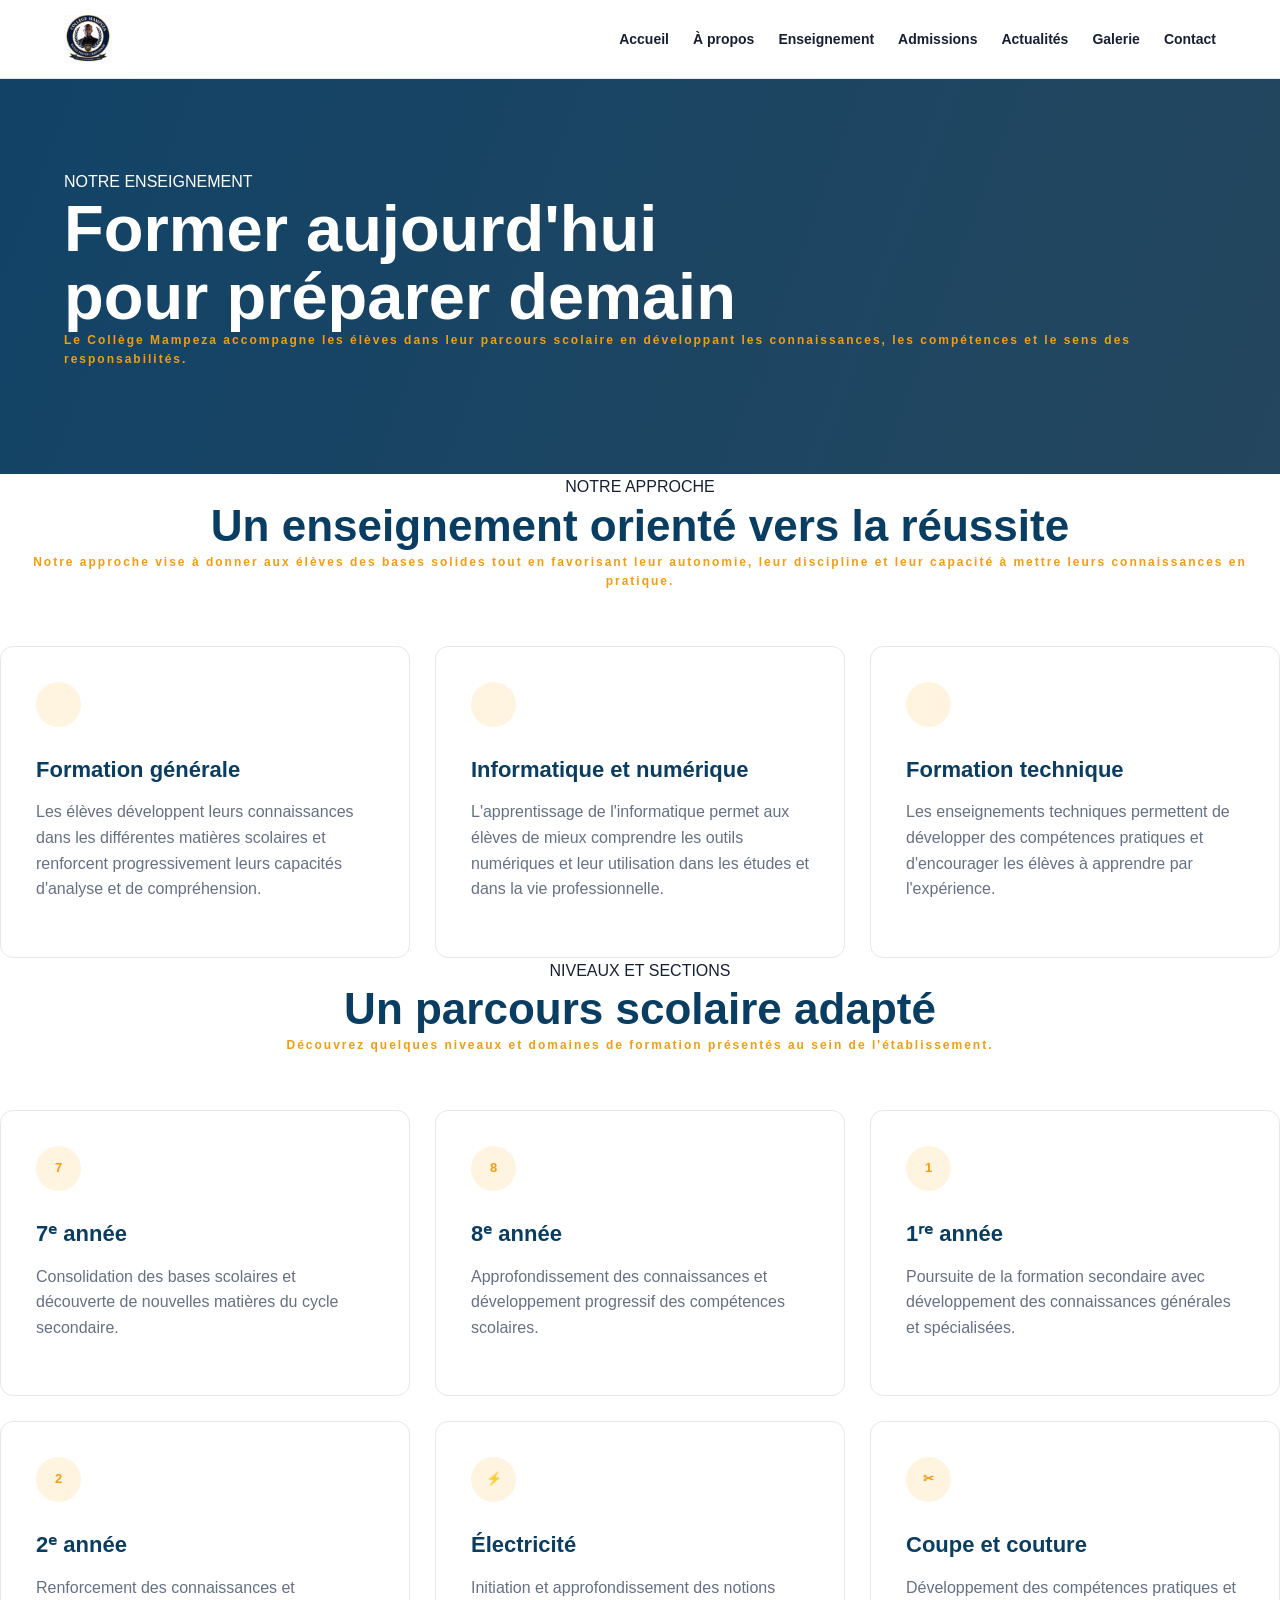
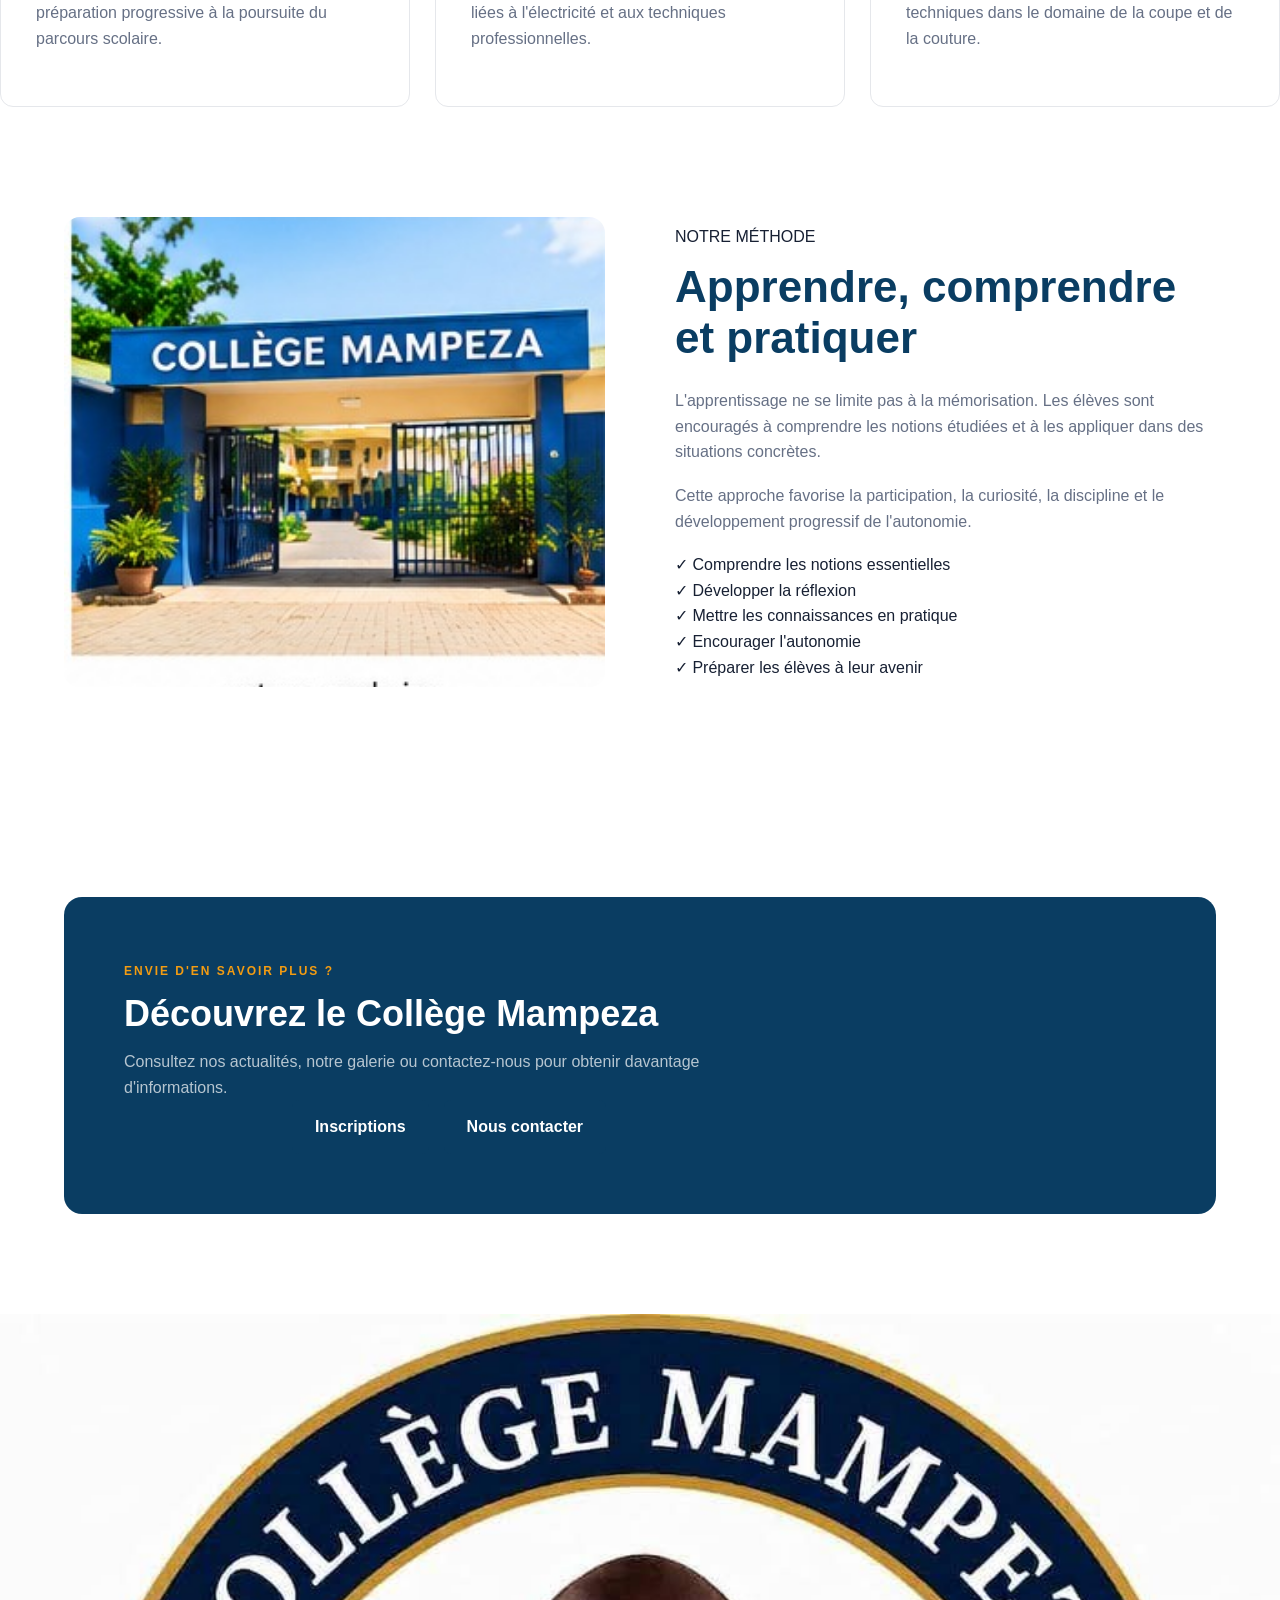
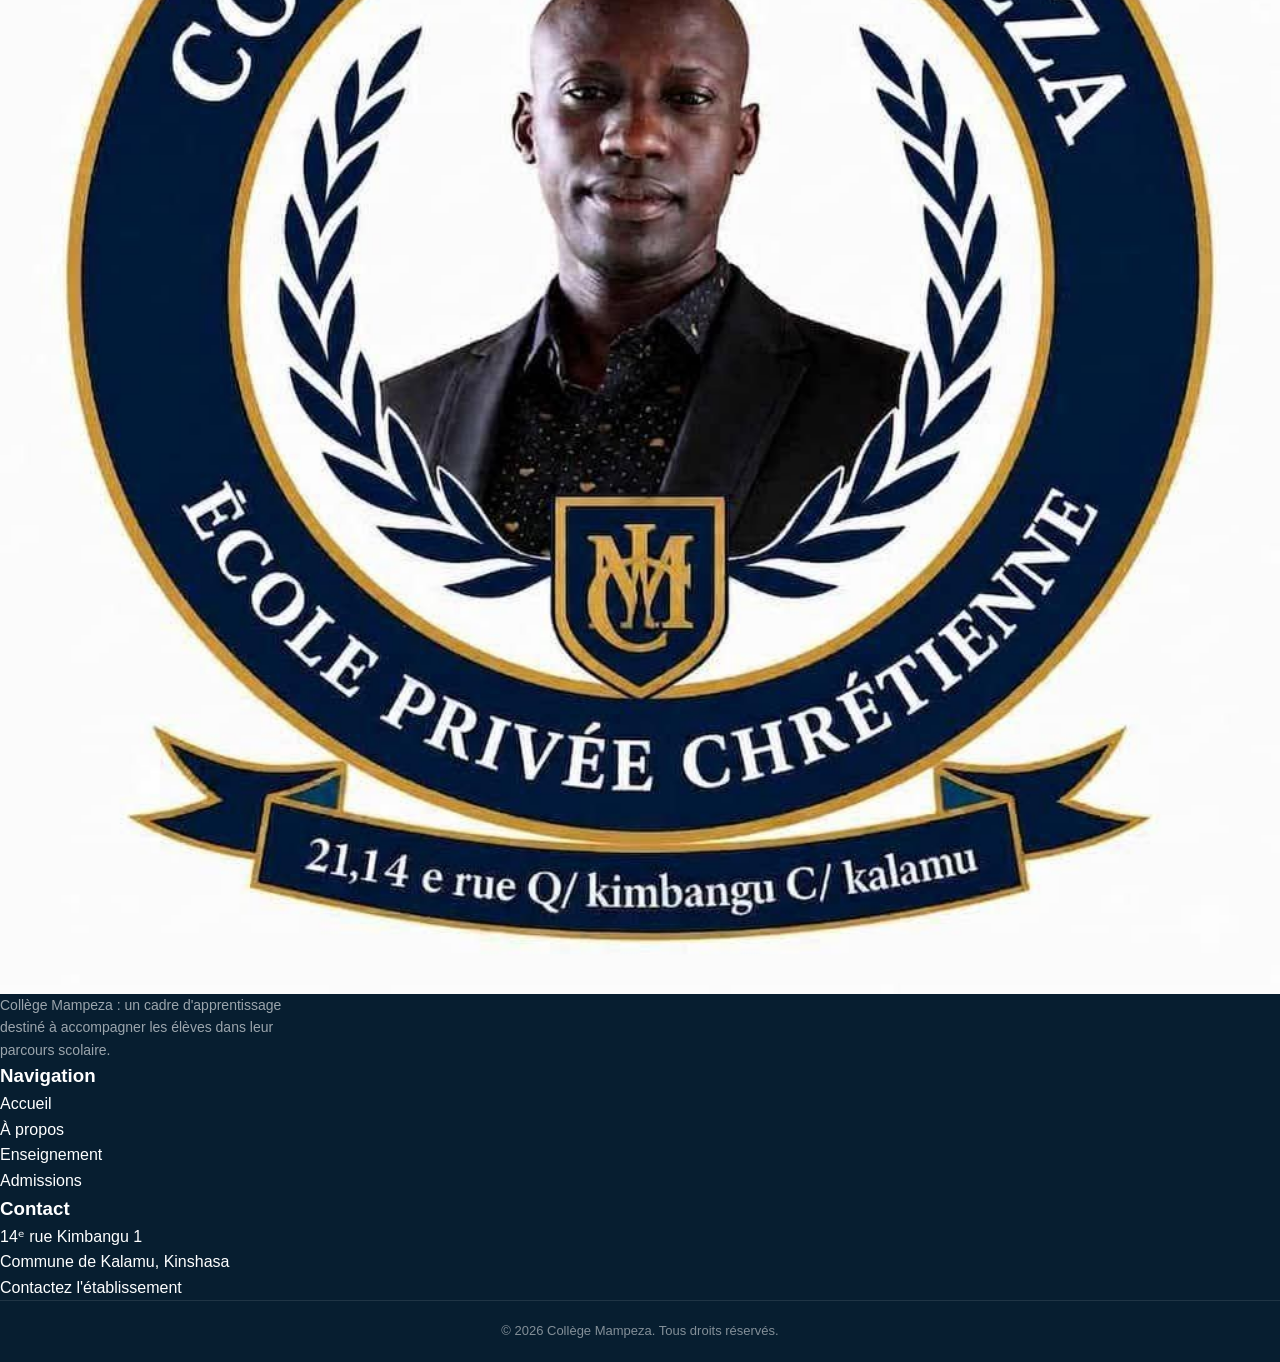
<file: enseignement.html>
<!DOCTYPE html>
<html lang="fr">
<head>
    <meta charset="UTF-8">
    <meta name="viewport" content="width=device-width, initial-scale=1.0">

    <title>Enseignement | Collège Mampeza</title>

    <meta
        name="description"
        content="Découvrez l'offre d'enseignement et les différentes sections du Collège Mampeza."
    >

    <link rel="stylesheet" href="css/style.css">
</head>

<body>

    <!-- ================= HEADER ================= -->
    <header class="header">

        <nav class="navbar">

            <a href="index.html" class="logo">
                <img src="images/logo-mampeza.png" alt="Logo Collège Mampeza">
            </a>

            <button class="menu-toggle" id="menuToggle" aria-label="Ouvrir le menu">
                ☰
            </button>

            <ul class="nav-links" id="navLinks">

                <li>
                    <a href="index.html">Accueil</a>
                </li>

                <li>
                    <a href="about.html">À propos</a>
                </li>

                <li>
                    <a href="enseignement.html" class="active">
                        Enseignement
                    </a>
                </li>

                <li>
                    <a href="admissions.html">Admissions</a>
                </li>

                <li>
                    <a href="actualites.html">Actualités</a>
                </li>

                <li>
                    <a href="galerie.html">Galerie</a>
                </li>

                <li>
                    <a href="contact.html">Contact</a>
                </li>

            </ul>

        </nav>

    </header>


    <!-- ================= HERO ================= -->
    <section class="page-hero">

        <div class="container">

            <span class="hero-label">
                NOTRE ENSEIGNEMENT
            </span>

            <h1>
                Former aujourd'hui pour préparer demain
            </h1>

            <p>
                Le Collège Mampeza accompagne les élèves dans leur
                parcours scolaire en développant les connaissances,
                les compétences et le sens des responsabilités.
            </p>

        </div>

    </section>


    <!-- ================= INTRODUCTION ================= -->
    <section class="section">

        <div class="container">

            <div class="section-title">

                <span>NOTRE APPROCHE</span>

                <h2>
                    Un enseignement orienté vers la réussite
                </h2>

                <p>
                    Notre approche vise à donner aux élèves des bases
                    solides tout en favorisant leur autonomie,
                    leur discipline et leur capacité à mettre leurs
                    connaissances en pratique.
                </p>

            </div>


            <div class="cards">


                <!-- CARD 1 -->
                <article class="card">

                    <div class="card-icon">
                        
                    </div>

                    <h3>
                        Formation générale
                    </h3>

                    <p>
                        Les élèves développent leurs connaissances
                        dans les différentes matières scolaires et
                        renforcent progressivement leurs capacités
                        d'analyse et de compréhension.
                    </p>

                </article>


                <!-- CARD 2 -->
                <article class="card">

                    <div class="card-icon">
                        
                    </div>

                    <h3>
                        Informatique et numérique
                    </h3>

                    <p>
                        L'apprentissage de l'informatique permet aux
                        élèves de mieux comprendre les outils
                        numériques et leur utilisation dans les études
                        et dans la vie professionnelle.
                    </p>

                </article>


                <!-- CARD 3 -->
                <article class="card">

                    <div class="card-icon">
                        
                    </div>

                    <h3>
                        Formation technique
                    </h3>

                    <p>
                        Les enseignements techniques permettent de
                        développer des compétences pratiques et
                        d'encourager les élèves à apprendre par
                        l'expérience.
                    </p>

                </article>


            </div>

        </div>

    </section>


    <!-- ================= NIVEAUX ================= -->
    <section class="section section-light">

        <div class="container">

            <div class="section-title">

                <span>NIVEAUX ET SECTIONS</span>

                <h2>
                    Un parcours scolaire adapté
                </h2>

                <p>
                    Découvrez quelques niveaux et domaines de
                    formation présentés au sein de l'établissement.
                </p>

            </div>


            <div class="cards">


                <!-- 7e -->
                <article class="card">

                    <div class="card-icon">
                        7
                    </div>

                    <h3>
                        7ᵉ année
                    </h3>

                    <p>
                        Consolidation des bases scolaires et
                        découverte de nouvelles matières du cycle
                        secondaire.
                    </p>

                </article>


                <!-- 8e -->
                <article class="card">

                    <div class="card-icon">
                        8
                    </div>

                    <h3>
                        8ᵉ année
                    </h3>

                    <p>
                        Approfondissement des connaissances et
                        développement progressif des compétences
                        scolaires.
                    </p>

                </article>


                <!-- 1ère -->
                <article class="card">

                    <div class="card-icon">
                        1
                    </div>

                    <h3>
                        1ʳᵉ année
                    </h3>

                    <p>
                        Poursuite de la formation secondaire avec
                        développement des connaissances générales
                        et spécialisées.
                    </p>

                </article>


                <!-- 2ème -->
                <article class="card">

                    <div class="card-icon">
                        2
                    </div>

                    <h3>
                        2ᵉ année
                    </h3>

                    <p>
                        Renforcement des connaissances et préparation
                        progressive à la poursuite du parcours
                        scolaire.
                    </p>

                </article>


                <!-- Electricité -->
                <article class="card">

                    <div class="card-icon">
                        ⚡
                    </div>

                    <h3>
                        Électricité
                    </h3>

                    <p>
                        Initiation et approfondissement des notions
                        liées à l'électricité et aux techniques
                        professionnelles.
                    </p>

                </article>


                <!-- Coupe couture -->
                <article class="card">

                    <div class="card-icon">
                        ✂
                    </div>

                    <h3>
                        Coupe et couture
                    </h3>

                    <p>
                        Développement des compétences pratiques et
                        techniques dans le domaine de la coupe et
                        de la couture.
                    </p>

                </article>


            </div>

        </div>

    </section>


    <!-- ================= METHODES ================= -->
    <section class="section">

        <div class="container">

            <div class="about-intro">

                <div class="about-image">

                    <img
                        src="images/ecole-02.jpg"
                        alt="Élèves et environnement scolaire du Collège Mampeza"
                    >

                </div>


                <div class="about-content">

                    <span class="section-label">
                        NOTRE MÉTHODE
                    </span>

                    <h2>
                        Apprendre, comprendre et pratiquer
                    </h2>

                    <p>
                        L'apprentissage ne se limite pas à la
                        mémorisation. Les élèves sont encouragés à
                        comprendre les notions étudiées et à les
                        appliquer dans des situations concrètes.
                    </p>

                    <p>
                        Cette approche favorise la participation,
                        la curiosité, la discipline et le
                        développement progressif de l'autonomie.
                    </p>


                    <ul class="check-list">

                        <li>
                            ✓ Comprendre les notions essentielles
                        </li>

                        <li>
                            ✓ Développer la réflexion
                        </li>

                        <li>
                            ✓ Mettre les connaissances en pratique
                        </li>

                        <li>
                            ✓ Encourager l'autonomie
                        </li>

                        <li>
                            ✓ Préparer les élèves à leur avenir
                        </li>

                    </ul>

                </div>

            </div>

        </div>

    </section>


    <!-- ================= CTA ================= -->
    <section class="about-cta">

        <div class="container">

            <div>

                <span>
                    ENVIE D'EN SAVOIR PLUS ?
                </span>

                <h2>
                    Découvrez le Collège Mampeza
                </h2>

                <p>
                    Consultez nos actualités, notre galerie ou
                    contactez-nous pour obtenir davantage
                    d'informations.
                </p>

            </div>


            <div class="cta-buttons">

                <a href="admissions.html" class="btn btn-primary">
                    Inscriptions
                </a>

                <a href="contact.html" class="btn btn-outline">
                    Nous contacter
                </a>

            </div>

        </div>

    </section>


    <!-- ================= FOOTER ================= -->
    <footer class="footer">

        <div class="container">

            <div class="footer-grid">


                <div class="footer-about">

                    <img
                        src="images/logo-mampeza.png"
                        alt="Logo Collège Mampeza"
                    >

                    <p>
                        Collège Mampeza : un cadre d'apprentissage
                        destiné à accompagner les élèves dans leur
                        parcours scolaire.
                    </p>

                </div>


                <div>

                    <h3>
                        Navigation
                    </h3>

                    <ul>

                        <li>
                            <a href="index.html">Accueil</a>
                        </li>

                        <li>
                            <a href="about.html">À propos</a>
                        </li>

                        <li>
                            <a href="enseignement.html">
                                Enseignement
                            </a>
                        </li>

                        <li>
                            <a href="admissions.html">
                                Admissions
                            </a>
                        </li>

                    </ul>

                </div>


                <div>

                    <h3>
                        Contact
                    </h3>

                    <p>
                         14ᵉ rue Kimbangu 1
                    </p>

                    <p>
                         Commune de Kalamu, Kinshasa
                    </p>

                    <p>
                         Contactez l'établissement
                    </p>

                </div>


            </div>


            <div class="footer-bottom">

                <p>
                    © 2026 Collège Mampeza. Tous droits réservés.
                </p>

            </div>

        </div>

    </footer>


    <!-- ================= JAVASCRIPT ================= -->
    <script src="js/script.js"></script>

</body>
</html>
</file>
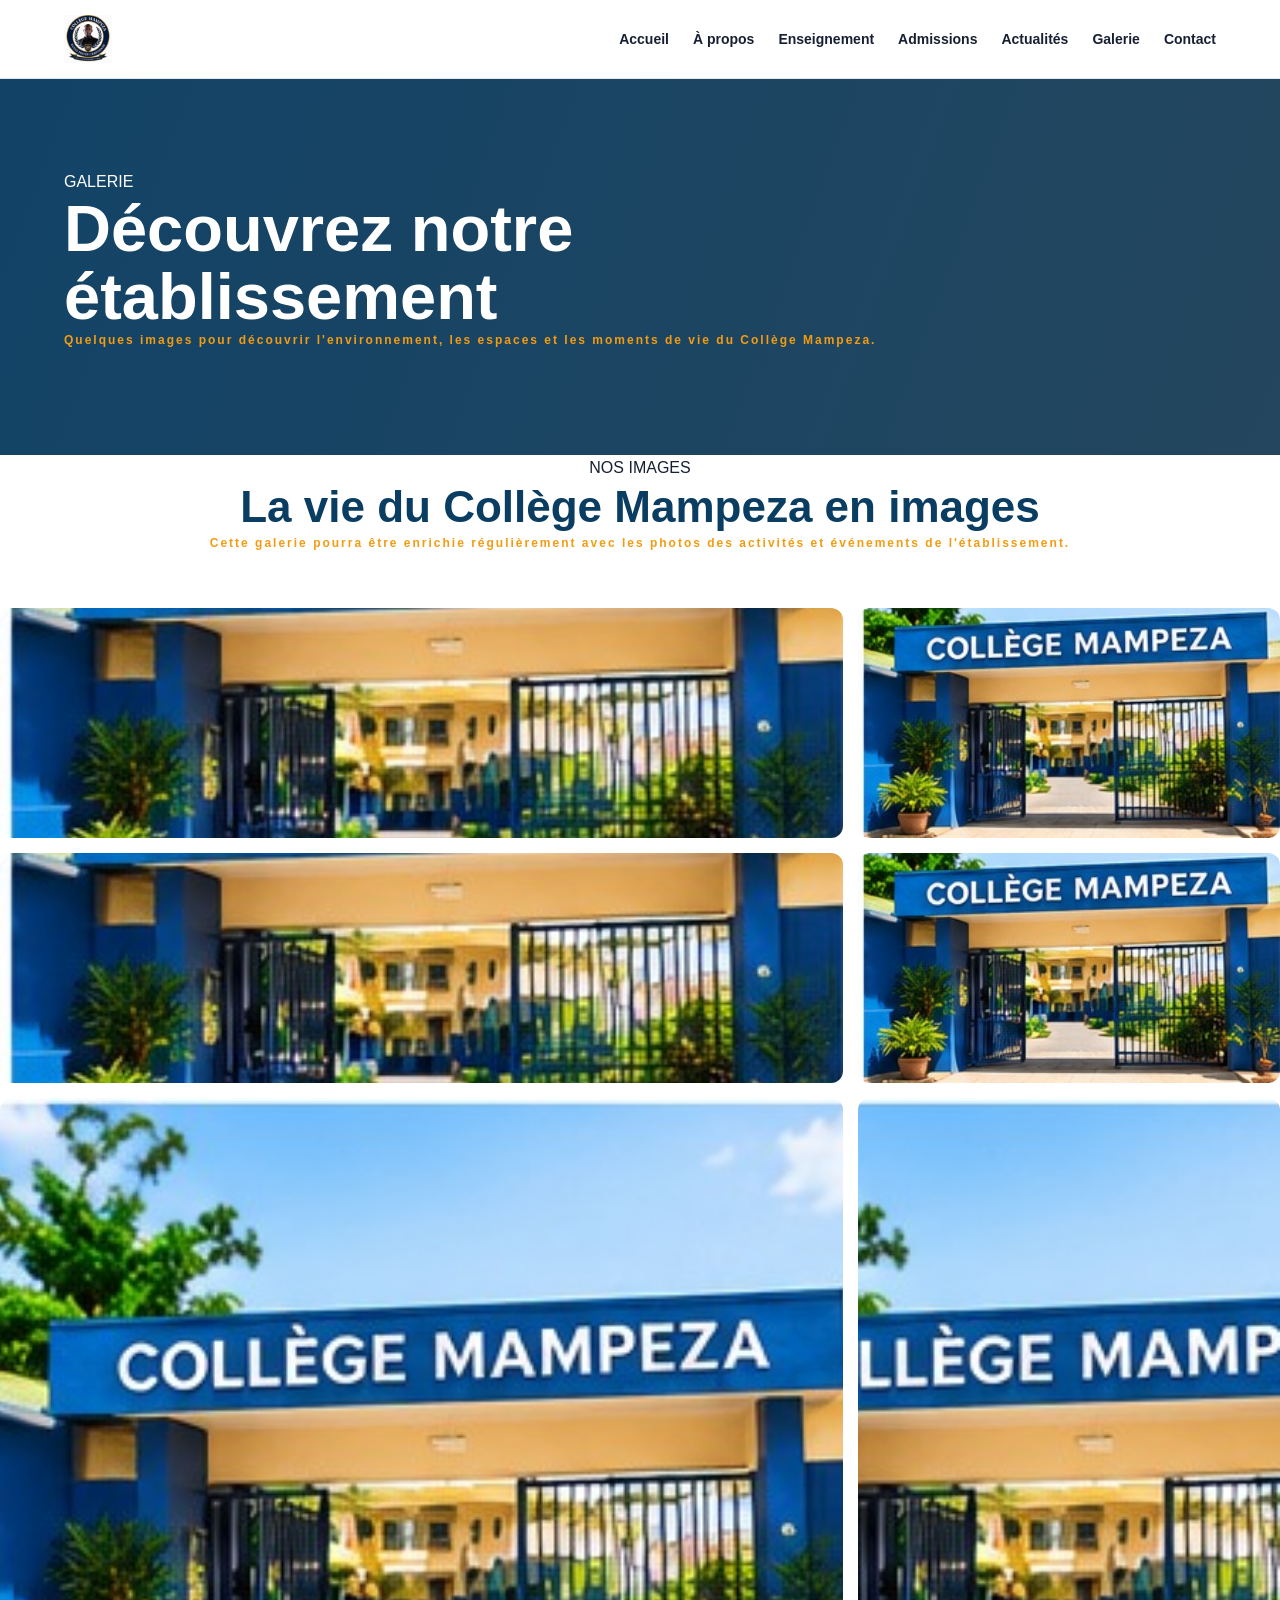
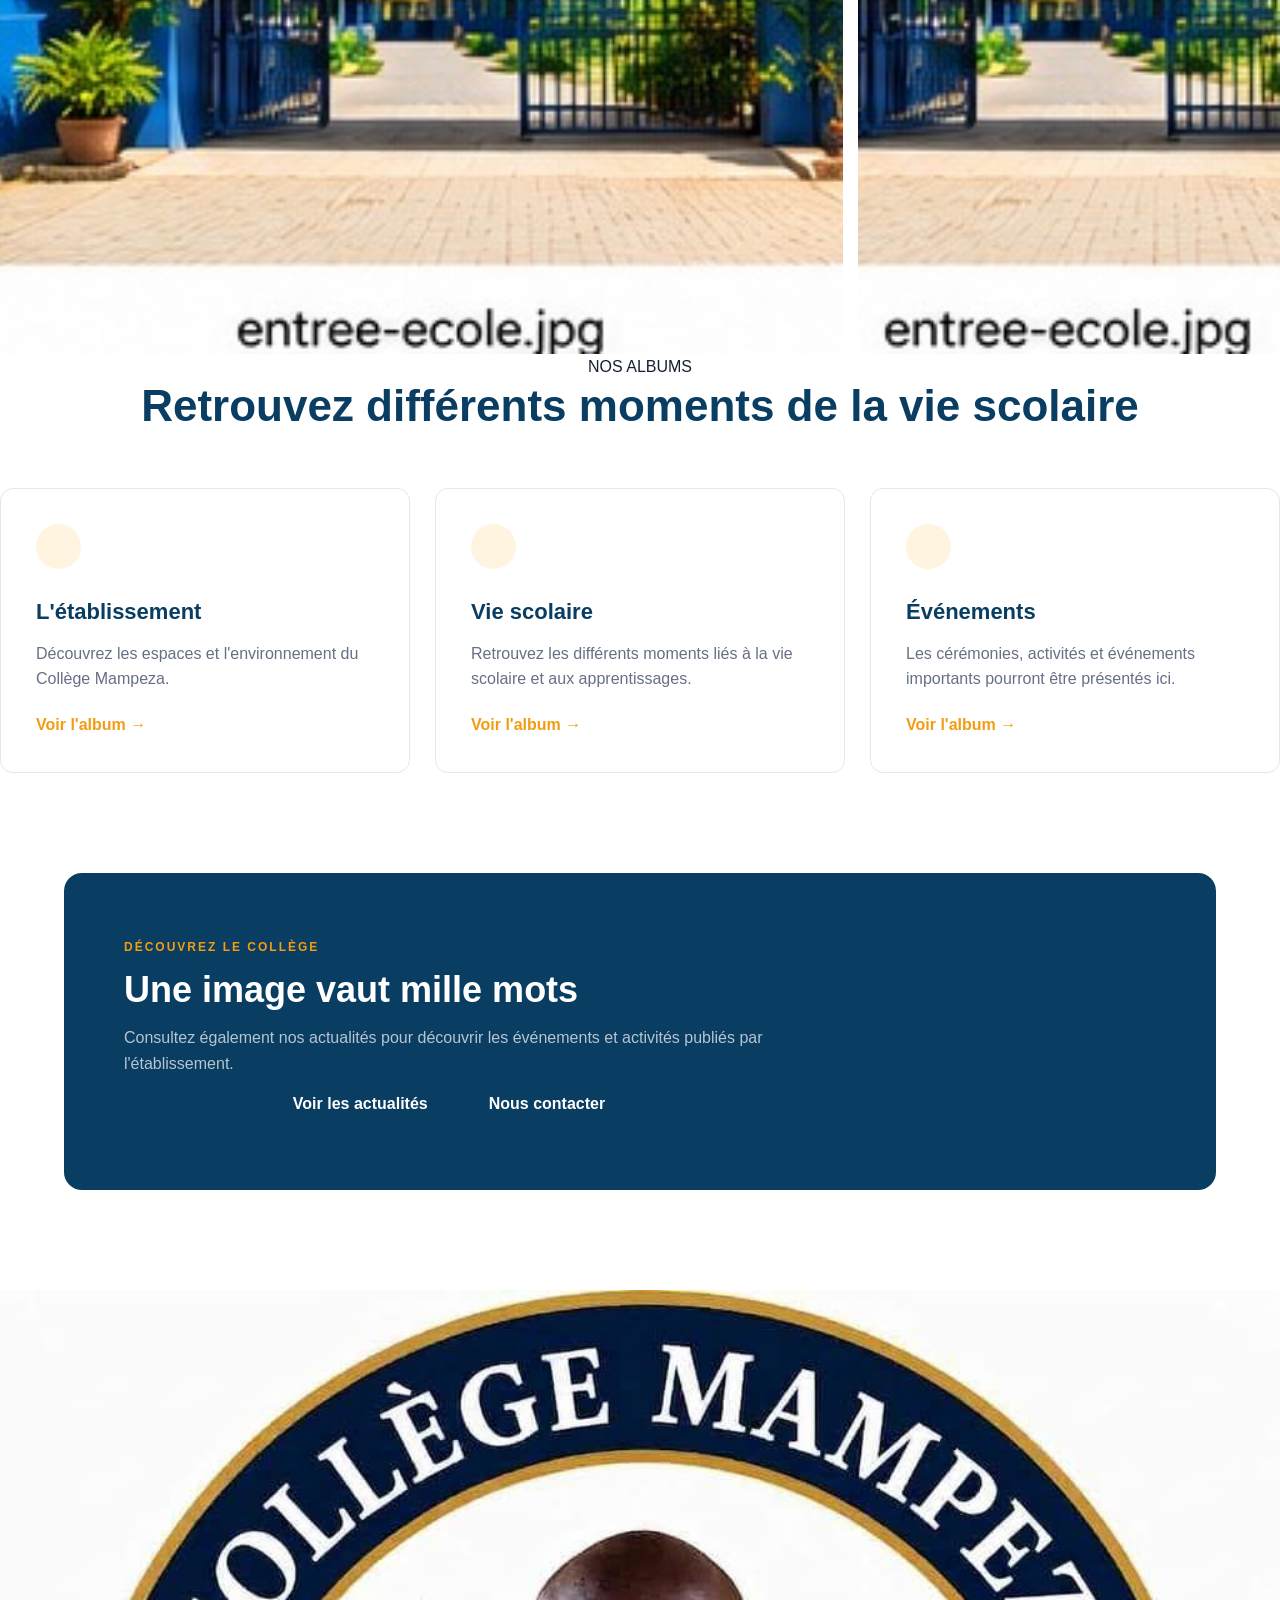
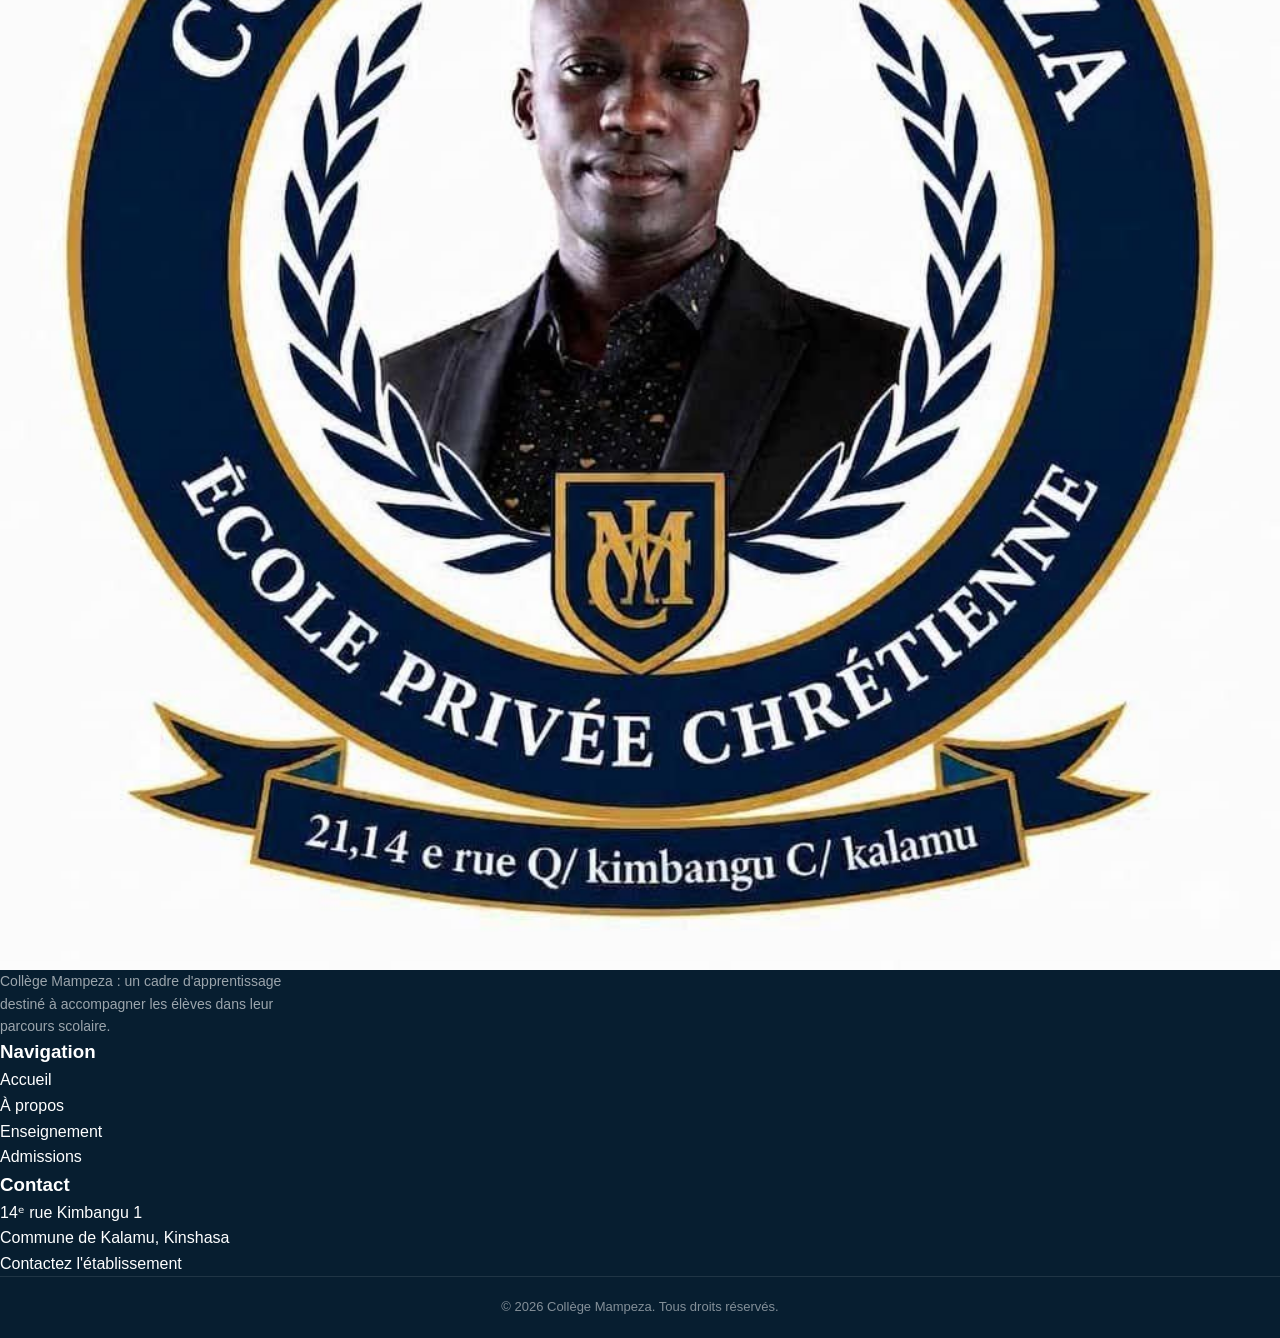
<file: galerie.html>
<!DOCTYPE html>
<html lang="fr">
<head>
    <meta charset="UTF-8">
    <meta name="viewport" content="width=device-width, initial-scale=1.0">

    <title>Galerie | Collège Mampeza</title>

    <meta
        name="description"
        content="Découvrez les espaces, activités et moments de vie du Collège Mampeza à travers notre galerie."
    >

    <link rel="stylesheet" href="css/style.css">
</head>

<body>

    <!-- ================= HEADER ================= -->
    <header class="header">

        <nav class="navbar">

            <a href="index.html" class="logo">
                <img
                    src="images/logo-mampeza.png"
                    alt="Logo Collège Mampeza"
                >
            </a>

            <button
                class="menu-toggle"
                id="menuToggle"
                aria-label="Ouvrir le menu"
            >
                ☰
            </button>

            <ul class="nav-links" id="navLinks">

                <li>
                    <a href="index.html">
                        Accueil
                    </a>
                </li>

                <li>
                    <a href="about.html">
                        À propos
                    </a>
                </li>

                <li>
                    <a href="enseignement.html">
                        Enseignement
                    </a>
                </li>

                <li>
                    <a href="admissions.html">
                        Admissions
                    </a>
                </li>

                <li>
                    <a href="actualites.html">
                        Actualités
                    </a>
                </li>

                <li>
                    <a href="galerie.html" class="active">
                        Galerie
                    </a>
                </li>

                <li>
                    <a href="contact.html">
                        Contact
                    </a>
                </li>

            </ul>

        </nav>

    </header>


    <!-- ================= HERO ================= -->
    <section class="page-hero">

        <div class="container">

            <span class="hero-label">
                GALERIE
            </span>

            <h1>
                Découvrez notre établissement
            </h1>

            <p>
                Quelques images pour découvrir l'environnement,
                les espaces et les moments de vie du Collège Mampeza.
            </p>

        </div>

    </section>


    <!-- ================= GALERIE ================= -->
    <section class="section">

        <div class="container">

            <div class="section-title">

                <span>
                    NOS IMAGES
                </span>

                <h2>
                    La vie du Collège Mampeza en images
                </h2>

                <p>
                    Cette galerie pourra être enrichie régulièrement
                    avec les photos des activités et événements de
                    l'établissement.
                </p>

            </div>


            <div class="gallery-grid">


                <!-- IMAGE 1 -->
                <div class="gallery-item">

                    <img
                        src="images/ecole-02.jpg"
                        alt="Vue du Collège Mampeza"
                        loading="lazy"
                    >

                    <div class="gallery-caption">
                        <h3>
                            Notre établissement
                        </h3>

                        <p>
                            Collège Mampeza
                        </p>
                    </div>

                </div>


                <!-- IMAGE 2 -->
                <div class="gallery-item">

                    <img
                        src="images/ecole-02.jpg"
                        alt="Environnement scolaire"
                        loading="lazy"
                    >

                    <div class="gallery-caption">
                        <h3>
                            Environnement scolaire
                        </h3>

                        <p>
                            Un cadre dédié à l'apprentissage
                        </p>
                    </div>

                </div>


                <!-- IMAGE 3 -->
                <div class="gallery-item">

                    <img
                        src="images/ecole-02.jpg"
                        alt="Activité scolaire"
                        loading="lazy"
                    >

                    <div class="gallery-caption">
                        <h3>
                            Activités scolaires
                        </h3>

                        <p>
                            La vie des élèves
                        </p>
                    </div>

                </div>


                <!-- IMAGE 4 -->
                <div class="gallery-item">

                    <img
                        src="images/ecole-02.jpg"
                        alt="Espace du collège"
                        loading="lazy"
                    >

                    <div class="gallery-caption">
                        <h3>
                            Espaces du collège
                        </h3>

                        <p>
                            Découvrez notre environnement
                        </p>
                    </div>

                </div>


                <!-- IMAGE 5 -->
                <div class="gallery-item">

                    <img
                        src="images/ecole-02.jpg"
                        alt="Moment scolaire"
                        loading="lazy"
                    >

                    <div class="gallery-caption">
                        <h3>
                            Moments scolaires
                        </h3>

                        <p>
                            Des souvenirs de la vie scolaire
                        </p>
                    </div>

                </div>


                <!-- IMAGE 6 -->
                <div class="gallery-item">

                    <img
                        src="images/ecole-02.jpg"
                        alt="Activité du Collège Mampeza"
                        loading="lazy"
                    >

                    <div class="gallery-caption">
                        <h3>
                            Activités et événements
                        </h3>

                        <p>
                            Les temps forts de l'établissement
                        </p>
                    </div>

                </div>


            </div>

        </div>

    </section>


    <!-- ================= ALBUMS ================= -->
    <section class="section section-light">

        <div class="container">

            <div class="section-title">

                <span>
                    NOS ALBUMS
                </span>

                <h2>
                    Retrouvez différents moments de la vie scolaire
                </h2>

            </div>


            <div class="cards">


                <article class="card">

                    <div class="card-icon">
                        
                    </div>

                    <h3>
                        L'établissement
                    </h3>

                    <p>
                        Découvrez les espaces et l'environnement
                        du Collège Mampeza.
                    </p>

                    <a
                        href="galerie.html"
                        class="read-more"
                    >
                        Voir l'album →
                    </a>

                </article>


                <article class="card">

                    <div class="card-icon">
                        
                    </div>

                    <h3>
                        Vie scolaire
                    </h3>

                    <p>
                        Retrouvez les différents moments liés
                        à la vie scolaire et aux apprentissages.
                    </p>

                    <a
                        href="galerie.html"
                        class="read-more"
                    >
                        Voir l'album →
                    </a>

                </article>


                <article class="card">

                    <div class="card-icon">
                        
                    </div>

                    <h3>
                        Événements
                    </h3>

                    <p>
                        Les cérémonies, activités et événements
                        importants pourront être présentés ici.
                    </p>

                    <a
                        href="galerie.html"
                        class="read-more"
                    >
                        Voir l'album →
                    </a>

                </article>


            </div>

        </div>

    </section>


    <!-- ================= CTA ================= -->
    <section class="about-cta">

        <div class="container">

            <div>

                <span>
                    DÉCOUVREZ LE COLLÈGE
                </span>

                <h2>
                    Une image vaut mille mots
                </h2>

                <p>
                    Consultez également nos actualités pour découvrir
                    les événements et activités publiés par
                    l'établissement.
                </p>

            </div>


            <div class="cta-buttons">

                <a
                    href="actualites.html"
                    class="btn btn-primary"
                >
                    Voir les actualités
                </a>

                <a
                    href="contact.html"
                    class="btn btn-outline"
                >
                    Nous contacter
                </a>

            </div>

        </div>

    </section>


    <!-- ================= FOOTER ================= -->
    <footer class="footer">

        <div class="container">

            <div class="footer-grid">


                <!-- A PROPOS -->
                <div class="footer-about">

                    <img
                        src="images/logo-mampeza.png"
                        alt="Logo Collège Mampeza"
                    >

                    <p>
                        Collège Mampeza : un cadre d'apprentissage
                        destiné à accompagner les élèves dans leur
                        parcours scolaire.
                    </p>

                </div>


                <!-- NAVIGATION -->
                <div>

                    <h3>
                        Navigation
                    </h3>

                    <ul>

                        <li>
                            <a href="index.html">
                                Accueil
                            </a>
                        </li>

                        <li>
                            <a href="about.html">
                                À propos
                            </a>
                        </li>

                        <li>
                            <a href="enseignement.html">
                                Enseignement
                            </a>
                        </li>

                        <li>
                            <a href="admissions.html">
                                Admissions
                            </a>
                        </li>

                    </ul>

                </div>


                <!-- CONTACT -->
                <div>

                    <h3>
                        Contact
                    </h3>

                    <p>
                         14ᵉ rue Kimbangu 1
                    </p>

                    <p>
                         Commune de Kalamu, Kinshasa
                    </p>

                    <p>
                         Contactez l'établissement
                    </p>

                </div>


            </div>


            <div class="footer-bottom">

                <p>
                    © 2026 Collège Mampeza. Tous droits réservés.
                </p>

            </div>

        </div>

    </footer>


    <!-- ================= JAVASCRIPT ================= -->
    <script src="js/script.js"></script>

</body>
</html>
</file>
<file: css/style.css>
/* =========================================
   RESET
========================================= */

* {
    margin: 0;
    padding: 0;
    box-sizing: border-box;
}

html {
    scroll-behavior: smooth;
}

body {
    font-family: Arial, Helvetica, sans-serif;
    color: #172033;
    background: #ffffff;
    line-height: 1.6;
}

img {
    display: block;
    width: 100%;
}

a {
    text-decoration: none;
    color: inherit;
}

ul {
    list-style: none;
}


/* =========================================
   VARIABLES
========================================= */

:root {
    --primary: #0a3d62;
    --primary-dark: #062d48;
    --secondary: #f39c12;
    --light: #f5f8fb;
    --white: #ffffff;
    --text: #172033;
    --muted: #667085;
    --border: #e5e7eb;
}


/* =========================================
   CONTENEURS
========================================= */

.navbar,
.hero,
.presentation,
.features,
.enseignement,
.gallery-preview,
.news,
.cta,
.footer-content,
.about-intro,
.about-history,
.mission-section,
.values-section,
.about-cta {
    width: 90%;
    max-width: 1200px;
    margin: auto;
}


/* =========================================
   HEADER
========================================= */

header {
    position: sticky;
    top: 0;
    z-index: 1000;
    background: rgba(255, 255, 255, 0.97);
    border-bottom: 1px solid var(--border);
}

.navbar {
    min-height: 78px;
    display: flex;
    align-items: center;
    justify-content: space-between;
}

.logo {
    display: flex;
    align-items: center;
    gap: 10px;
    color: var(--primary);
    font-size: 20px;
    font-weight: 700;
}

.logo img {
    width: 48px;
    height: 48px;
    object-fit: contain;
}

.nav-links {
    display: flex;
    align-items: center;
    gap: 24px;
}

.nav-links a {
    font-size: 14px;
    font-weight: 600;
    transition: 0.3s;
}

.nav-links a:hover {
    color: var(--secondary);
}

.menu-toggle {
    display: none;
    border: 0;
    background: transparent;
    color: var(--primary);
    font-size: 30px;
    cursor: pointer;
}


/* =========================================
   BOUTONS
========================================= */

.btn {
    display: inline-block;
    padding: 14px 23px;
    border-radius: 7px;
    background: var(--primary);
    color: white;
    font-weight: 700;
    transition: 0.3s;
}

.btn:hover {
    background: var(--primary-dark);
    transform: translateY(-2px);
}

.btn-secondary {
    background: transparent;
    color: var(--primary);
    border: 2px solid var(--primary);
}

.btn-secondary:hover {
    background: var(--primary);
    color: white;
}

.btn-light {
    background: white;
    color: var(--primary);
}

.btn-light:hover {
    background: #f2f2f2;
}


/* =========================================
   HERO ACCUEIL
========================================= */

.hero {
    min-height: 680px;
    display: grid;
    grid-template-columns: 1fr 1fr;
    align-items: center;
    gap: 70px;
    padding: 80px 0;
}

.hero-content {
    max-width: 600px;
}

.hero-badge {
    display: inline-block;
    padding: 7px 13px;
    margin-bottom: 22px;
    border-radius: 30px;
    background: #fff4df;
    color: #b56a00;
    font-size: 11px;
    font-weight: 700;
    letter-spacing: 1px;
}

.hero-small-title {
    color: var(--secondary);
    font-weight: 700;
    letter-spacing: 2px;
    font-size: 13px;
    margin-bottom: 8px;
}

.hero h1 {
    color: var(--primary);
    font-size: clamp(48px, 6vw, 76px);
    line-height: 1;
    margin-bottom: 25px;
}

.hero h1 span {
    display: block;
    color: var(--secondary);
}

.hero-description {
    max-width: 550px;
    color: var(--muted);
    font-size: 18px;
    margin-bottom: 32px;
}

.hero-buttons {
    display: flex;
    flex-wrap: wrap;
    gap: 14px;
}

.hero-info {
    display: flex;
    gap: 25px;
    margin-top: 35px;
}

.hero-info-item {
    display: flex;
    align-items: center;
    gap: 8px;
    color: var(--muted);
    font-size: 13px;
}

.hero-info-item strong {
    color: var(--secondary);
}

.hero-image-wrapper {
    position: relative;
}

.hero-image {
    height: 530px;
    overflow: hidden;
    border-radius: 20px;
    box-shadow: 0 25px 60px rgba(0, 0, 0, 0.15);
}

.hero-image img {
    height: 100%;
    object-fit: cover;
}

.hero-floating-card {
    position: absolute;
    left: -30px;
    bottom: 30px;
    max-width: 270px;
    padding: 20px;
    background: white;
    border-radius: 12px;
    box-shadow: 0 15px 40px rgba(0, 0, 0, 0.15);
}

.hero-floating-card strong {
    display: block;
    color: var(--primary);
    margin-bottom: 5px;
}

.hero-floating-card span {
    color: var(--muted);
    font-size: 12px;
}


/* =========================================
   STATS
========================================= */

.stats {
    background: var(--primary);
    color: white;
}

.stats-container {
    width: 90%;
    max-width: 1200px;
    margin: auto;
    display: grid;
    grid-template-columns: repeat(4, 1fr);
}

.stat {
    padding: 35px 25px;
    text-align: center;
    border-right: 1px solid rgba(255, 255, 255, 0.15);
}

.stat:last-child {
    border-right: 0;
}

.stat strong {
    display: block;
    font-size: 20px;
    margin-bottom: 5px;
}

.stat span {
    display: block;
    color: rgba(255, 255, 255, 0.7);
    font-size: 12px;
}


/* =========================================
   TITRES
========================================= */

.section-title {
    text-align: center;
    margin-bottom: 55px;
}

.section-title p {
    color: var(--secondary);
    font-size: 12px;
    font-weight: 700;
    letter-spacing: 2px;
    margin-bottom: 8px;
}

.section-title h2 {
    color: var(--primary);
    font-size: clamp(30px, 4vw, 44px);
    line-height: 1.2;
}

.title-line {
    width: 45px;
    height: 3px;
    margin: 18px auto 0;
    background: var(--secondary);
}


/* =========================================
   PRÉSENTATION
========================================= */

.presentation {
    padding: 110px 0;
}

.presentation-content {
    display: grid;
    grid-template-columns: 1fr 1fr;
    gap: 65px;
    align-items: center;
}

.presentation-image {
    height: 430px;
    overflow: hidden;
    border-radius: 16px;
}

.presentation-image img {
    height: 100%;
    object-fit: cover;
}

.content-label {
    color: var(--secondary);
    font-size: 12px;
    font-weight: 700;
    letter-spacing: 1.5px;
}

.presentation-text h3 {
    color: var(--primary);
    font-size: 34px;
    line-height: 1.2;
    margin: 12px 0 20px;
}

.presentation-text p {
    color: var(--muted);
    margin-bottom: 18px;
}

.text-link {
    display: inline-block;
    margin-top: 10px;
    color: var(--primary);
    font-weight: 700;
}


/* =========================================
   FEATURES
========================================= */

.features {
    padding: 100px 0;
    background: var(--light);
}

.feature-grid {
    display: grid;
    grid-template-columns: repeat(4, 1fr);
    gap: 20px;
}

.feature-card {
    background: white;
    padding: 30px;
    border: 1px solid var(--border);
    border-radius: 12px;
    transition: 0.3s;
}

.feature-card:hover {
    transform: translateY(-5px);
    box-shadow: 0 15px 30px rgba(0, 0, 0, 0.07);
}

.feature-number {
    color: var(--secondary);
    font-size: 13px;
    font-weight: 700;
    margin-bottom: 25px;
}

.feature-card h3 {
    color: var(--primary);
    font-size: 20px;
    margin-bottom: 12px;
}

.feature-card p {
    color: var(--muted);
    font-size: 14px;
}


/* =========================================
   ENSEIGNEMENT
========================================= */

.enseignement {
    padding: 110px 0;
}

.cards {
    display: grid;
    grid-template-columns: repeat(3, 1fr);
    gap: 25px;
}

.card {
    padding: 35px;
    border: 1px solid var(--border);
    border-radius: 13px;
    transition: 0.3s;
}

.card:hover {
    transform: translateY(-6px);
    box-shadow: 0 15px 35px rgba(0, 0, 0, 0.08);
}

.card-icon {
    width: 45px;
    height: 45px;
    display: flex;
    align-items: center;
    justify-content: center;
    margin-bottom: 25px;
    border-radius: 50%;
    background: #fff4df;
    color: var(--secondary);
    font-weight: 700;
    font-size: 13px;
}

.card h3 {
    color: var(--primary);
    margin-bottom: 12px;
    font-size: 22px;
}

.card p {
    color: var(--muted);
    margin-bottom: 20px;
}

.card a {
    color: var(--secondary);
    font-weight: 700;
}


/* =========================================
   GALERIE
========================================= */

.gallery-preview {
    padding: 100px 0;
}

.gallery-grid {
    display: grid;
    grid-template-columns: 2fr 1fr;
    grid-template-rows: 230px 230px;
    gap: 15px;
}

.gallery-item {
    overflow: hidden;
    border-radius: 12px;
}

.gallery-item.large {
    grid-row: span 2;
}

.gallery-item img {
    width: 100%;
    height: 100%;
    object-fit: cover;
    transition: 0.5s;
}

.gallery-item:hover img {
    transform: scale(1.05);
}

.gallery-button {
    text-align: center;
    margin-top: 35px;
}


/* =========================================
   ACTUALITÉS
========================================= */

.news {
    padding: 100px 0;
    background: var(--light);
}

.news-grid {
    display: grid;
    grid-template-columns: repeat(3, 1fr);
    gap: 25px;
}

.news-card {
    background: white;
    border-radius: 12px;
    overflow: hidden;
    border: 1px solid var(--border);
}

.news-image {
    height: 220px;
    overflow: hidden;
}

.news-image img {
    height: 100%;
    object-fit: cover;
}

.news-content {
    padding: 25px;
}

.news-content span {
    color: var(--secondary);
    font-size: 11px;
    font-weight: 700;
    letter-spacing: 1px;
}

.news-content h3 {
    color: var(--primary);
    font-size: 20px;
    line-height: 1.3;
    margin: 10px 0 18px;
}

.news-content a {
    color: var(--primary);
    font-weight: 700;
    font-size: 14px;
}


/* =========================================
   CTA
========================================= */

.cta {
    margin-top: 100px;
    margin-bottom: 100px;
    padding: 75px 40px;
    text-align: center;
    border-radius: 18px;
    background: var(--primary);
    color: white;
}

.cta-content {
    max-width: 700px;
    margin: auto;
}

.cta-content > span {
    color: var(--secondary);
    font-size: 12px;
    font-weight: 700;
    letter-spacing: 2px;
}

.cta h2 {
    font-size: clamp(30px, 5vw, 48px);
    line-height: 1.1;
    margin: 12px 0 18px;
}

.cta p {
    color: rgba(255, 255, 255, 0.75);
    margin-bottom: 30px;
}

.cta-buttons {
    display: flex;
    justify-content: center;
    flex-wrap: wrap;
    gap: 12px;
}

.cta-main-button {
    background: var(--secondary);
}


/* =========================================
   PAGE HERO
========================================= */

.page-hero {
    background:
        linear-gradient(
            110deg,
            rgba(10, 61, 98, 0.97),
            rgba(6, 45, 72, 0.88)
        );

    color: white;

    padding: 90px 5%;
}

.page-hero-content {
    width: 90%;
    max-width: 1200px;
    margin: auto;
}

.page-hero p {
    color: var(--secondary);
    font-size: 12px;
    font-weight: 700;
    letter-spacing: 2px;
    margin-bottom: 15px;
}

.page-hero h1 {
    max-width: 750px;
    font-size: clamp(38px, 6vw, 65px);
    line-height: 1.05;
}

.page-hero h1 span {
    color: var(--secondary);
}

.breadcrumb {
    display: flex;
    gap: 10px;
    margin-top: 25px;
    color: rgba(255,255,255,0.7);
    font-size: 14px;
}

.breadcrumb a:hover {
    color: white;
}

.breadcrumb strong {
    color: white;
}


/* =========================================
   ABOUT INTRO
========================================= */

.about-intro {
    padding: 110px 0;
    display: grid;
    grid-template-columns: 1fr 1fr;
    gap: 70px;
    align-items: center;
}

.about-image {
    height: 470px;
    overflow: hidden;
    border-radius: 16px;
}

.about-image img {
    height: 100%;
    object-fit: cover;
}

.about-content h2 {
    color: var(--primary);
    font-size: clamp(30px, 4vw, 44px);
    line-height: 1.15;
    margin: 12px 0 25px;
}

.about-content p {
    color: var(--muted);
    margin-bottom: 18px;
}


/* =========================================
   HISTORY
========================================= */

.about-history {
    padding: 100px 0;
    background: var(--light);
}

.history-content {
    display: grid;
    grid-template-columns: 1.5fr 1fr;
    gap: 60px;
    align-items: center;
}

.history-content p {
    color: var(--muted);
    margin-bottom: 20px;
}

.history-highlight {
    padding: 40px;
    background: var(--primary);
    color: white;
    border-radius: 15px;
}

.history-highlight strong {
    display: block;
    color: white;
    font-size: 24px;
    margin-bottom: 10px;
}

.history-highlight span {
    color: rgba(255,255,255,0.7);
    font-size: 14px;
}


/* =========================================
   MISSION
========================================= */

.mission-section {
    padding: 110px 0;
}

.mission-grid {
    display: grid;
    grid-template-columns: 1fr 1fr;
    gap: 25px;
}

.mission-card {
    padding: 40px;
    border: 1px solid var(--border);
    border-radius: 14px;
}

.mission-number {
    color: var(--secondary);
    font-weight: 700;
    margin-bottom: 25px;
}

.mission-card h3 {
    color: var(--primary);
    font-size: 27px;
    margin-bottom: 15px;
}

.mission-card p {
    color: var(--muted);
}


/* =========================================
   VALEURS
========================================= */

.values-section {
    padding: 100px 0;
    background: var(--light);
}

.values-grid {
    display: grid;
    grid-template-columns: repeat(4, 1fr);
    gap: 20px;
}

.value-card {
    background: white;
    padding: 30px;
    border-radius: 12px;
    border: 1px solid var(--border);
}

.value-card > span {
    color: var(--secondary);
    font-size: 13px;
    font-weight: 700;
}

.value-card h3 {
    color: var(--primary);
    font-size: 21px;
    margin: 18px 0 12px;
}

.value-card p {
    color: var(--muted);
    font-size: 14px;
}


/* =========================================
   ABOUT CTA
========================================= */

.about-cta {
    margin-top: 100px;
    margin-bottom: 100px;
    padding: 60px;
    background: var(--primary);
    color: white;
    border-radius: 18px;

    display: flex;
    align-items: center;
    justify-content: space-between;
    gap: 40px;
}

.about-cta > div:first-child {
    max-width: 650px;
}

.about-cta span {
    color: var(--secondary);
    font-size: 12px;
    font-weight: 700;
    letter-spacing: 2px;
}

.about-cta h2 {
    font-size: 36px;
    line-height: 1.15;
    margin: 10px 0 15px;
}

.about-cta p {
    color: rgba(255,255,255,0.7);
}

.about-cta-buttons {
    display: flex;
    flex-wrap: wrap;
    gap: 10px;
}


/* =========================================
   FOOTER
========================================= */

footer {
    background: #071e30;
    color: white;
}

.footer-content {
    padding: 70px 0 50px;
    display: grid;
    grid-template-columns: 2fr 1fr 1fr 1fr;
    gap: 50px;
}

.footer-logo {
    display: flex;
    align-items: center;
    gap: 10px;
    font-weight: 700;
    font-size: 18px;
    margin-bottom: 15px;
}

.footer-logo img {
    width: 45px;
    height: 45px;
    object-fit: contain;
}

.footer-about p {
    color: rgba(255,255,255,0.6);
    font-size: 14px;
    max-width: 320px;
}

.footer-column h3 {
    font-size: 16px;
    margin-bottom: 18px;
}

.footer-column a {
    display: block;
    color: rgba(255,255,255,0.65);
    font-size: 14px;
    margin-bottom: 8px;
}

.footer-column p {
    color: rgba(255,255,255,0.65);
    font-size: 14px;
    margin-bottom: 8px;
}

.footer-column a:hover {
    color: var(--secondary);
}

.footer-bottom {
    border-top: 1px solid rgba(255,255,255,0.1);
    text-align: center;
    padding: 20px;
}

.footer-bottom p {
    color: rgba(255,255,255,0.5);
    font-size: 13px;
}


/* =========================================
   TABLETTE
========================================= */

@media (max-width: 1000px) {

    .nav-links {
        gap: 14px;
    }

    .nav-links a {
        font-size: 12px;
    }

    .feature-grid {
        grid-template-columns: 1fr 1fr;
    }

    .values-grid {
        grid-template-columns: 1fr 1fr;
    }

    .footer-content {
        grid-template-columns: 1fr 1fr;
    }
}


/* =========================================
   TABLETTE PETITE
========================================= */

@media (max-width: 800px) {

    .hero {
        grid-template-columns: 1fr;
        padding: 60px 0;
    }

    .hero-image {
        height: 450px;
    }

    .hero-floating-card {
        left: 20px;
    }

    .presentation-content,
    .about-intro,
    .history-content {
        grid-template-columns: 1fr;
    }

    .cards,
    .news-grid {
        grid-template-columns: 1fr 1fr;
    }

    .stats-container {
        grid-template-columns: 1fr 1fr;
    }

    .stat {
        border-bottom: 1px solid rgba(255,255,255,0.15);
    }

    .mission-grid {
        grid-template-columns: 1fr;
    }

    .about-cta {
        flex-direction: column;
        align-items: flex-start;
    }
}


/* =========================================
   MOBILE
========================================= */

@media (max-width: 700px) {

    .navbar {
        min-height: 70px;
        position: relative;
    }

    .logo {
        font-size: 16px;
    }

    .logo img {
        width: 40px;
        height: 40px;
    }

    .menu-toggle {
        display: block;
    }

    .nav-links {
        position: absolute;
        top: 70px;
        left: 0;
        width: 100%;

        display: none;

        flex-direction: column;
        gap: 0;

        background: white;
        padding: 10px 0;

        border-top: 1px solid var(--border);

        box-shadow:
            0 15px 30px rgba(0,0,0,0.08);
    }

    .nav-links.active {
        display: flex;
    }

    .nav-links li {
        width: 100%;
    }

    .nav-links a {
        display: block;
        width: 100%;
        padding: 13px 20px;
        font-size: 15px;
    }

    .hero {
        width: 92%;
        padding: 45px 0 60px;
    }

    .hero h1 {
        font-size: 48px;
    }

    .hero-buttons {
        flex-direction: column;
    }

    .hero-buttons .btn {
        text-align: center;
    }

    .hero-info {
        flex-direction: column;
        gap: 10px;
    }

    .hero-image {
        height: 320px;
    }

    .hero-floating-card {
        left: 15px;
        right: 15px;
        bottom: 15px;
        max-width: none;
    }

    .stats-container {
        grid-template-columns: 1fr 1fr;
    }

    .stat {
        padding: 25px 12px;
    }

    .stat strong {
        font-size: 16px;
    }

    .presentation,
    .features,
    .enseignement,
    .gallery-preview,
    .news {
        width: 92%;
        padding: 75px 0;
    }

    .presentation-image {
        height: 280px;
    }

    .feature-grid,
    .cards,
    .news-grid,
    .values-grid {
        grid-template-columns: 1fr;
    }

    .gallery-grid {
        grid-template-columns: 1fr;
        grid-template-rows: 250px 180px 180px;
    }

    .gallery-item.large {
        grid-row: auto;
    }

    .cta {
        width: 92%;
        margin-top: 60px;
        margin-bottom: 60px;
        padding: 55px 25px;
    }

    .cta-buttons {
        flex-direction: column;
    }

    .cta-buttons .btn {
        width: 100%;
        text-align: center;
    }

    .page-hero {
        padding: 65px 5%;
    }

    .page-hero h1 {
        font-size: 42px;
    }

    .about-intro,
    .about-history,
    .mission-section,
    .values-section {
        width: 92%;
        padding: 75px 0;
    }

    .about-image {
        height: 280px;
    }

    .history-content {
        gap: 30px;
    }

    .mission-card {
        padding: 28px;
    }

    .about-cta {
        width: 92%;
        margin-top: 60px;
        margin-bottom: 60px;
        padding: 40px 25px;
    }

    .about-cta h2 {
        font-size: 29px;
    }

    .about-cta-buttons {
        flex-direction: column;
        width: 100%;
    }

    .about-cta-buttons .btn {
        width: 100%;
        text-align: center;
    }

    .footer-content {
        width: 92%;
        grid-template-columns: 1fr;
        gap: 35px;
        padding: 50px 0 40px;
    }
}
/* ==========================================
   ANIMATION DES ELEMENTS
   ========================================== */

.hidden-element {
    opacity: 0;
    transform: translateY(25px);
    transition: opacity 0.7s ease, transform 0.7s ease;
}

.show-element {
    opacity: 1;
    transform: translateY(0);
}
/* ==========================================
   ELEMENTS CENTRES
   ========================================== */

.center-button {
    text-align: center;
    margin-top: 35px;
}

.hero-buttons,
.cta-buttons {
    display: flex;
    flex-wrap: wrap;
    gap: 15px;
}

.hero-text h1 span {
    display: block;
}

.btn-secondary {
    display: inline-flex;
    align-items: center;
    justify-content: center;
    padding: 13px 24px;
    border-radius: 8px;
    background: var(--secondary);
    color: var(--white);
    text-decoration: none;
    font-weight: 600;
    transition: 0.3s ease;
}

.btn-secondary:hover {
    transform: translateY(-2px);
    opacity: 0.92;
}

@media (max-width: 700px) {

    .hero-buttons,
    .cta-buttons {
        flex-direction: column;
        width: 100%;
    }

    .hero-buttons .btn,
    .hero-buttons .btn-secondary,
    .cta-buttons .btn {
        width: 100%;
        text-align: center;
    }

}
</file>
